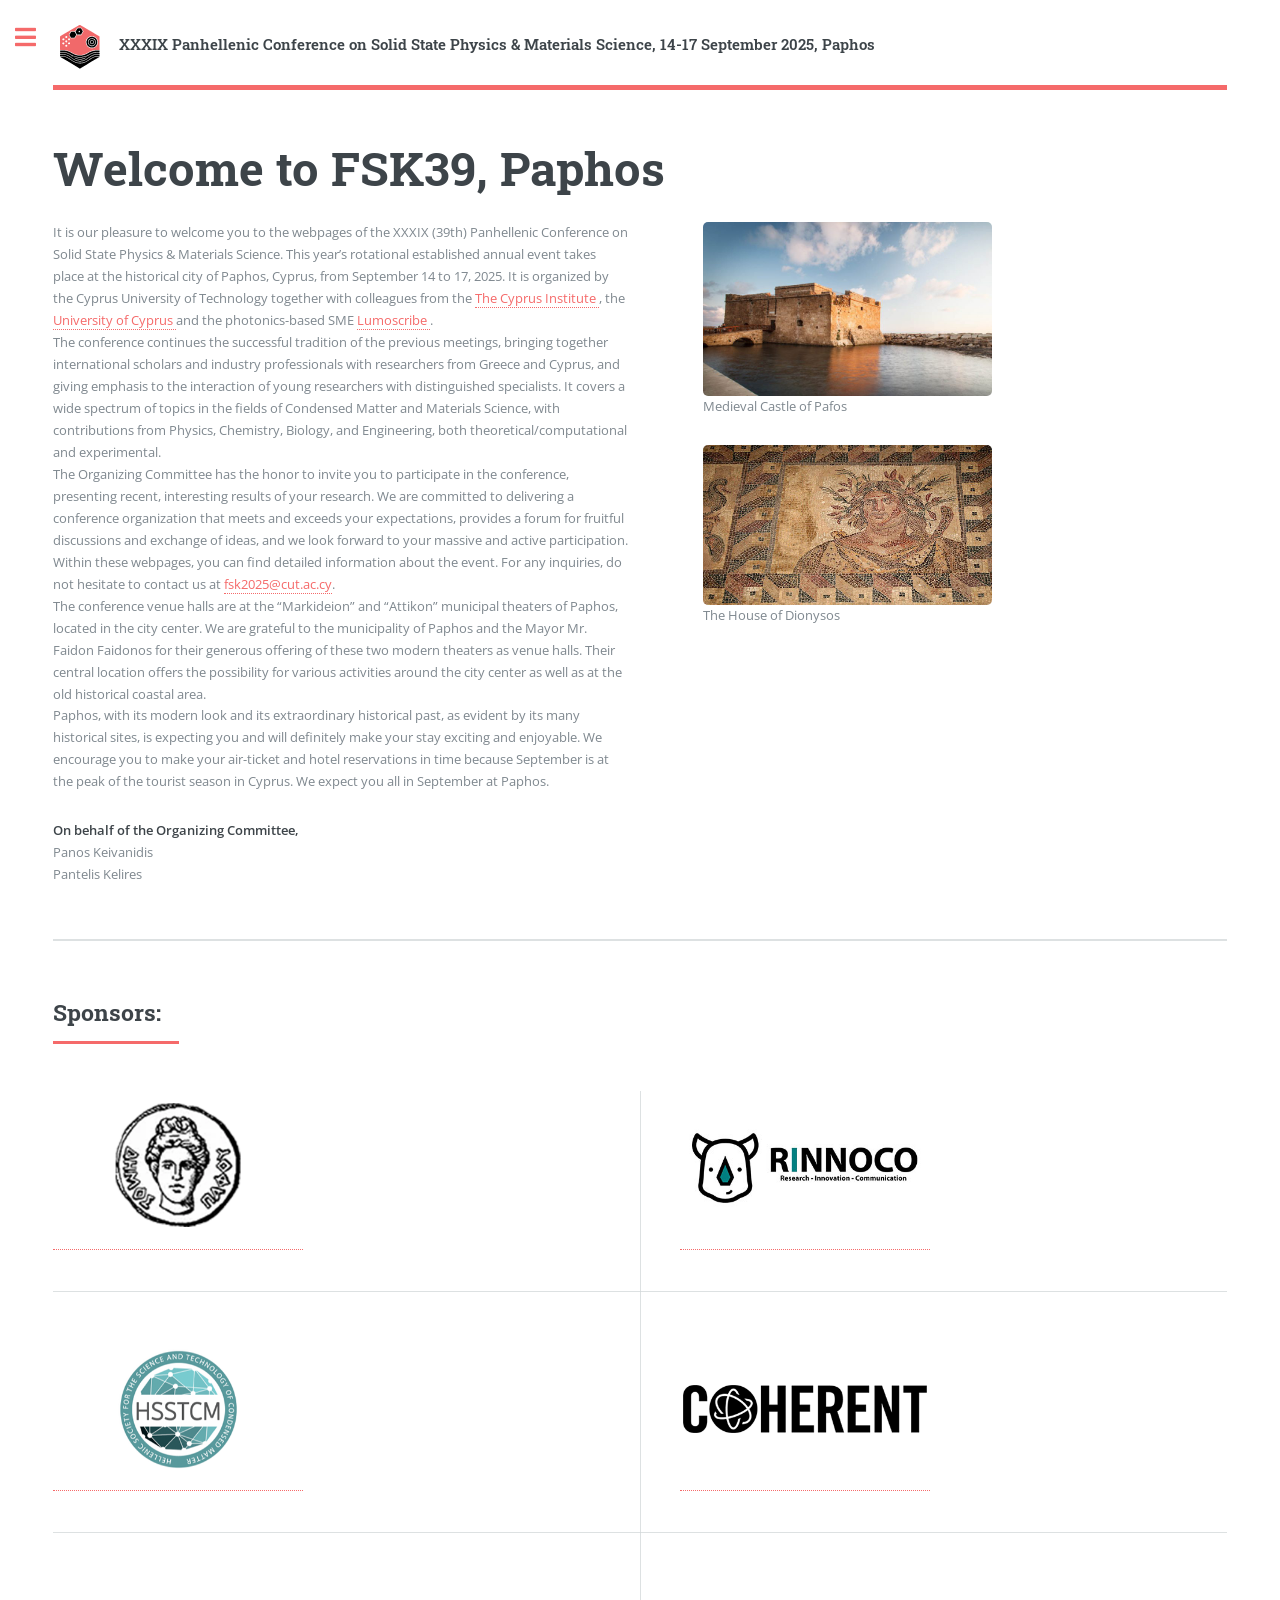
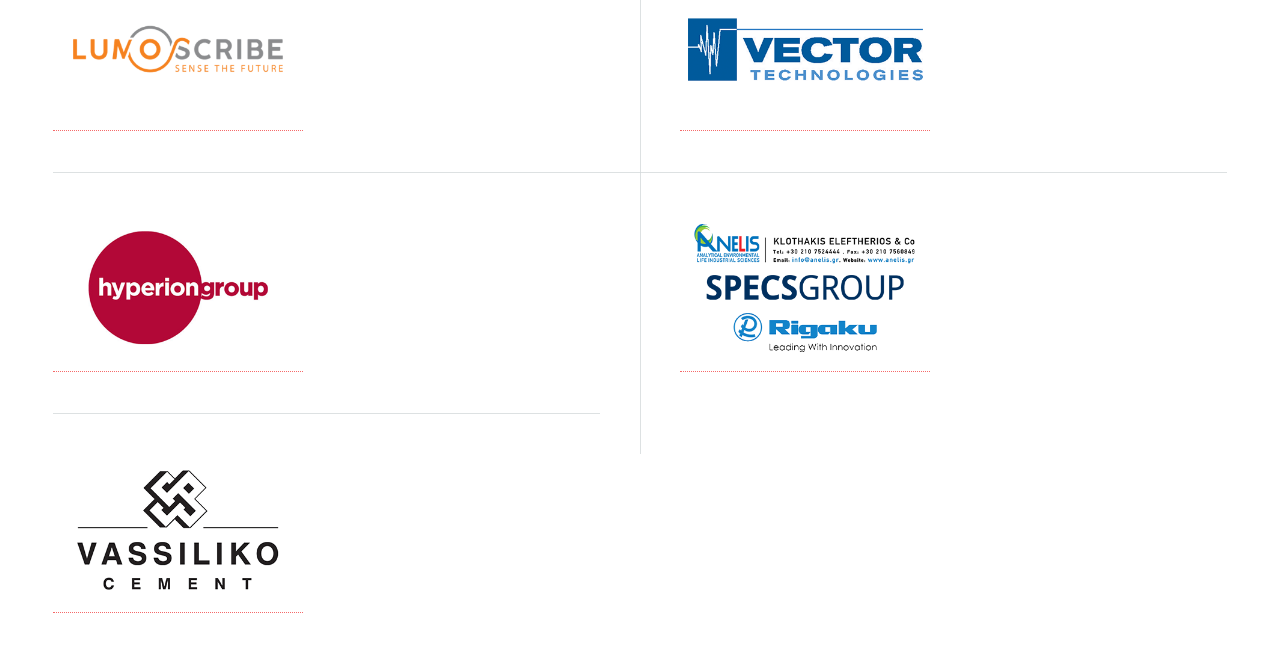
<file: index.html>
<!DOCTYPE HTML>
<!--
	Editorial by HTML5 UP
	html5up.net | @ajlkn
	Free for personal and commercial use under the CCA 3.0 license (html5up.net/license)
-->
<html>
<head>
    <title>XXXIX Panhellenic conference on Solid State Physics & Materials Science, 14-17 September
        2025, Paphos</title>
    <meta charset="utf-8"/>
    <meta name="viewport" content="width=device-width, initial-scale=1, user-scalable=no"/>
    <link rel="stylesheet" href="assets/css/main.css"/>
</head>
<body class="is-preload">

<!-- Wrapper -->
<div id="wrapper">

    <!-- Main -->
    <div id="main">
        <div class="inner">

            <!-- Header -->
            <!-- Header -->
            <header id="header">
                <a href="index.html" class="logo">
                    <img src="images/logo.png" alt="Conference Logo" height="52"
                         style="vertical-align: middle; margin-right: 10px;">
                    <strong>XXXIX Panhellenic Conference on Solid State Physics & Materials Science, 14-17 September
                        2025, Paphos</strong>
                </a>
            </header>


            <!-- Banner -->
            <section id="banner">
                <div class="content">
                    <header>
                        <h1>Welcome to FSK39, Paphos</h1>
                    </header>
                    <div class="row">
                        <div class="col-6 col-12-small">
                            <p>It is our pleasure to welcome you to the webpages of the XXXIX (39th) Panhellenic
                                Conference on Solid State Physics & Materials Science. This year’s rotational
                                established annual event takes place at the historical city of Paphos, Cyprus, from
                                September 14 to 17, 2025. It is organized by the Cyprus University of Technology
                                together with colleagues from the
                                <a href="https://www.cyi.ac.cy/" target="_blank">
                                    The Cyprus Institute
                                </a>, the
                                <a href="https://www.ucy.ac.cy/" target="_blank">
                                    University of Cyprus
                                </a> and the
                                photonics-based SME <a href="https://www.lumoscribe.com/" target="_blank">
                                    Lumoscribe
                                </a>.

                                <br>The conference continues the successful tradition of the previous meetings, bringing
                                together international scholars and industry professionals with researchers from Greece
                                and Cyprus, and giving emphasis to the interaction of young researchers with
                                distinguished specialists. It covers a wide spectrum of topics in the fields of
                                Condensed Matter and Materials Science, with contributions from Physics, Chemistry,
                                Biology, and Engineering, both theoretical/computational and experimental.

                                <br>The Organizing Committee has the honor to invite you to participate in the
                                conference,
                                presenting recent, interesting results of your research. We are committed to delivering
                                a conference organization that meets and exceeds your expectations, provides a forum for
                                fruitful discussions and exchange of ideas, and we look forward to your massive and
                                active participation. Within these webpages, you can find detailed information about the
                                event. For any inquiries, do not hesitate to contact us at <span class="contact"><a
                                        href="fsk2025@cut.ac.cy">fsk2025@cut.ac.cy</a></span>.

                                <br>The conference venue halls are at the “Markideion” and “Attikon” municipal theaters
                                of
                                Paphos, located in the city center. We are grateful to the municipality of Paphos and
                                the Mayor Mr. Faidon Faidonos for their generous offering of these two modern theaters
                                as venue halls. Their central location offers the possibility for various activities
                                around the city center as well as at the old historical coastal area.

                                <br>Paphos, with its modern look and its extraordinary historical past, as evident by
                                its
                                many historical sites, is expecting you and will definitely make your stay exciting and
                                enjoyable. We encourage you to make your air-ticket and hotel reservations in time
                                because September is at the peak of the tourist season in Cyprus. We expect you all in
                                September at Paphos.

                            <p><strong>On behalf of the Organizing Committee,</strong>
                                <br>Panos Keivanidis<br>Pantelis Kelires</p>

                        </div>

                        <div class="col-6 col-12-small">
                            <span class="image fit"><img src="images/paphos-castle.jpg" alt="">Medieval Castle of Pafos</span>
                            <span class="image"><img src="images/dionysos-house-paphos.jpg" alt="">The House of Dionysos</span>
                        </div>
                    </div>
                </div>
            </section>

            <!-- Section -->
            <section>
                <header class="major">
                    <h2>Sponsors:</h2>
                </header>
                <div class="posts">
                    <article>
                        <a href="https://pafos.org.cy/" rel="external">
                            <img src="images/sponsors/pic06.png" width="250" alt="Pafos Municipality"/>
                        </a>
                    </article>
                    <article>
                        <a href="https://rinnoco.com" rel="external"><img src="images/sponsors/pic01.jpg"
                                                                          width="250" alt="Rinnoco LTD"/></a>
                    </article>
                    <article>
                        <a href="https://hsstcm.eu/en/" rel="external">
                            <img src="images/sponsors/pic07.png" width="250" alt="HSSTCM"/>
                        </a>
                    </article>
                    <article>
                        <a href="https://www.coherent.com/" rel="external">
                            <img src="images/sponsors/pic02.png" width="250" alt="Coherent Corp."/>
                        </a>
                    </article>
                    <article>
                        <a href="https://lumoscribe.com/" rel="external">
                            <img src="images/sponsors/pic03.png" width="250" alt="Lumoscribe LTD"/>
                        </a>
                    </article>
                    <article>
                        <a href="https://www.vectortechnologies.gr/" rel="external">
                            <img src="images/sponsors/pic04.png" width="250" alt="Vector Technologies LTD"/>
                        </a>
                    </article>
                    <article>
                        <a href="https://www.hyperionsystems.net/" rel="external">
                            <img src="images/sponsors/pic05.png" width="250" alt="Hyperion Group"/>
                        </a>
                    </article>

                    <article>
                        <a href="https://www.anelis.gr/" rel="external">
                            <img src="images/sponsors/pic08.png" width="250" alt="Anelis"/>
                        </a>
                    </article>
                    <article>
                        <a href="https://www.vassiliko.com/" rel="external">
                            <img src="images/sponsors/pic09.png" width="250" alt="VASSILIKO"/>
                        </a>
                    </article>
                </div>
            </section>

        </div>
    </div>

    <!-- Sidebar -->
    <div id="sidebar">
        <div class="inner">
            <!-- Menu -->
            <nav id="menu">
                <header class="major">
                    <h2>Menu</h2>
                </header>
                <ul>
                    <li><a href="index.html" class="active">Welcome</a></li>
                    <li><a href="topics.html">Scope &amp; Topics</a></li>
                    <li><a href="sponsors.html">Sponsors</a></li>
                    <li><a href="dates.html">Important Dates</a></li>
                    <li><a href="program.html">Program</a></li>
                    <li><a href="committees.html">Committees</a></li>
                    <li><a href="speakers.html">Invited Speakers</a></li>
                    <li><a href="venue.html">Venue</a></li>
                    <li><a href="registration.html">Registration</a></li>
                    <li><a href="accommodation.html">ACCOMMODATION</a></li>
                    <li><a href="submission.html">Abstract submission</a></li>
                    <li><a href="FSK39_2025_Paphos%20-%20ABSTRACTS%20BOOK.pdf" target="_blank">Book of Abstracts</a></li>                    <li><a href="contact.html">Contact</a></li>
                </ul>
            </nav>

            <!-- Section -->
            <section>
                <header class="major">
                    <h2>Organized by</h2>
                </header>
                <div class="mini-posts">
                    <article>
                        <a href="https://www.cut.ac.cy/" class="image" target="_blank">
                            <img src="images/cut_logo.png" alt="Cyprus University of Technology">
                        </a>
                    </article>
                </div>
            </section>

            <!-- Section -->
            <section>
                <header class="major">
                    <h2>Announcements</h2>
                </header>
                <ul>
                                        <li><span class="date">22/06/2025</span><br/>The abstract submission deadline has been extended. <strong>The new deadline is July 04, 2025</strong><sup></sup>
                    </li>
					<li><span class="date">20/05/2025</span><br/>Abstract submission and Registration are
                        open<sup></sup>
                    </li>
                    <li><span class="date">12/03/2025</span><br/>Conference Website is public<sup></sup>
                    </li>
                </ul>
            </section>

            <section style="display: none">

                <header class="major">
                    <h2>Confirmed Invited speakers</h2>
                </header>
                <ul>

                    <li>
                        <a href="index.html"
                           rel="external">Prof. Jacky Even</a> <br/>
                        National Institute of Applied Sciences Rennes (INSA Rennes), France
                    </li>

                    <li>
                        <a href="index.html"
                           rel="external">Prof. Giulo Nicola Felice Cerullo</a> <br/>
                        Politecnico di Milano, Italy
                    </li>


                    <li>
                        <a href="index.html"
                           rel="external">Prof. Thomas Anthopoulos</a> <br/>
                        University of Manchester, United Kingdom
                    </li>


                    <li>
                        <a href="index.html"
                           rel="external">Prof. Christos Likos</a> <br/>
                        University of Vienna, Austria
                    </li>
                    <li>
                        <a href="index.html"
                           rel="external">Prof. S. Ravi P. Silva</a> <br/>
                        University of Surrey, United Kingdom
                    </li>

                    <li>
                        <a href="index.html"
                           rel="external">Assoc. Prof. Panagiotis E. Keivanidis</a> <br/>
                        Cyprus University of Technology, Cyprus
                    </li>

                    <li>
                        <a href="index.html"
                           rel="external">Junior Prof. George (Yorgos) Volonakis</a> <br/>
                        University of Rennes, France
                    </li>

                    <li>
                        <a href="index.html"
                           rel="external">Assist. Prof. Vassilios Binas</a> <br/>
                        Aristotle University of Thessaloniki, Greece
                    </li>

                    <li>
                        <a href="index.html"
                           rel="external">Assist. Prof. Evangelos Papaioannou</a> <br/>
                        Aristotle university of Thessaloniki, Greece
                    </li>

                    <li><a href="index.html"
                           rel="external">Dr. Emanuel Stratakis</a> <br/>
                        Research Director, FORTH-IESL, Greece
                    </li>

                    <li>
                        <a href="index.html"
                           rel="external">Assist. Prof. Anna Tasolamprou</a> <br/>
                        National and Kapodistrian University of Athens, Greece
                    </li>

                    <li>
                        <a href="index.html"
                           rel="external">Prof. Lucas Goehring</a> <br/>
                        Nottingham Trent University, United Kingdom
                    </li>
                </ul>
            </section>

            <!-- Footer -->
            <footer id="footer">
                <p class="copyright">&copy; XXXIX Panhellenic conference on Solid State Physics & Materials Science,
                    14-17 September 2025, Paphos.</p>
                <p class="footer-copyright">
                    Designed &amp; Developed by <b><a href="https://rinnoco.com">Rinnoco Ltd</a></b>
                </p>
            </footer>

        </div>
    </div>

</div>

<!-- Scripts -->
<script src="assets/js/jquery.min.js"></script>
<script src="assets/js/browser.min.js"></script>
<script src="assets/js/breakpoints.min.js"></script>
<script src="assets/js/util.js"></script>
<script src="assets/js/main.js"></script>

</body>
</html>
</file>
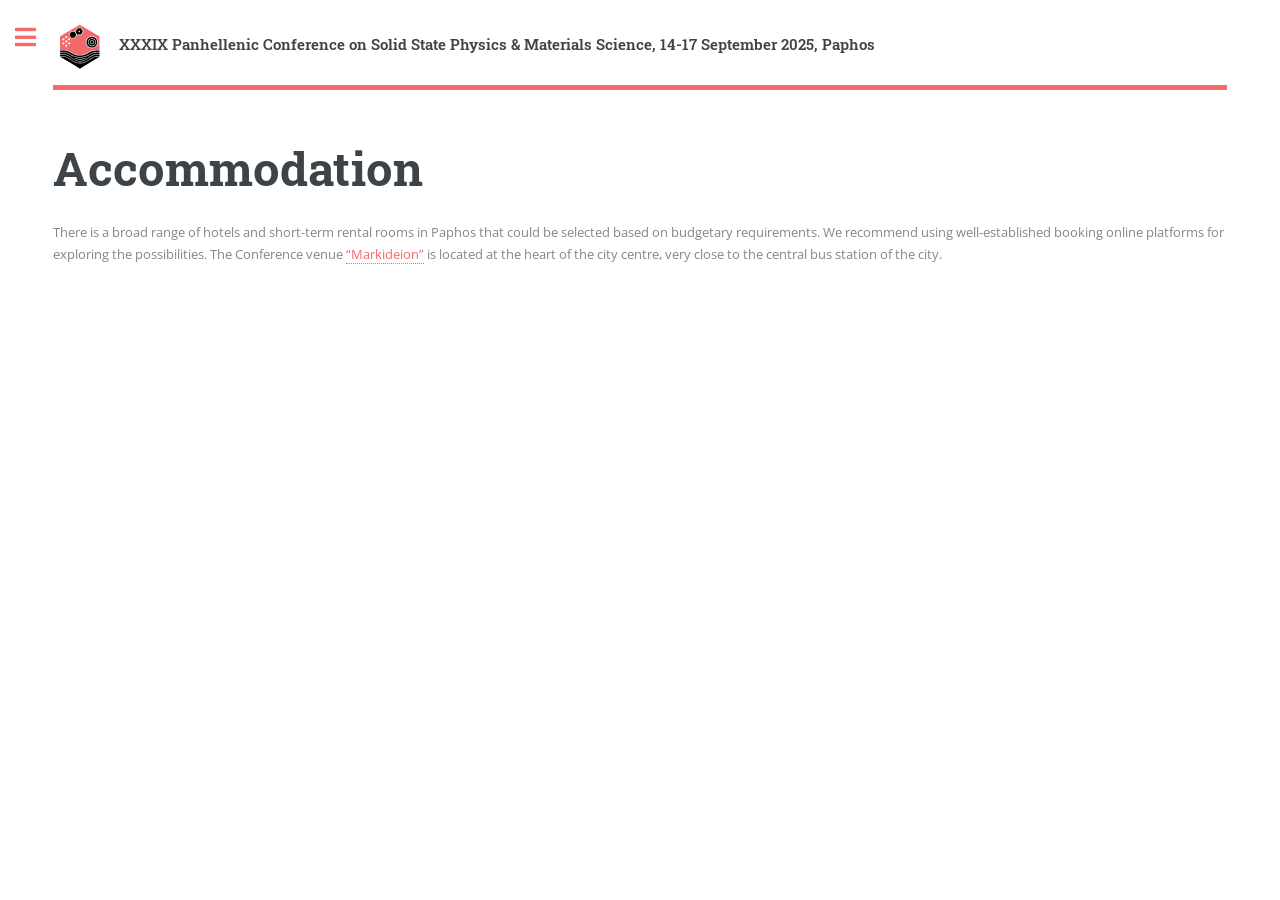
<file: accommodation.html>
<!DOCTYPE HTML>
<!--
	Editorial by HTML5 UP
	html5up.net | @ajlkn
	Free for personal and commercial use under the CCA 3.0 license (html5up.net/license)
-->
<html>
<head>
    <title>XXXIX Panhellenic conference on Solid State Physics & Materials Science, 14-17 September
        2025, Paphos</title>
    <meta charset="utf-8"/>
    <meta name="viewport" content="width=device-width, initial-scale=1, user-scalable=no"/>
    <link rel="stylesheet" href="assets/css/main.css"/>
</head>
<body class="is-preload">

<!-- Wrapper -->
<div id="wrapper">

    <!-- Main -->
    <div id="main">
        <div class="inner">

            <!-- Header -->
            <!-- Header -->
            <header id="header">
                <a href="index.html" class="logo">
                    <img src="images/logo.png" alt="Conference Logo" height="52"
                         style="vertical-align: middle; margin-right: 10px;">
                    <strong>XXXIX Panhellenic Conference on Solid State Physics & Materials Science, 14-17 September
                        2025, Paphos</strong>
                </a>
            </header>


            <!-- Banner -->
            <section id="banner">
                <div class="content">
                    <header>
                        <h1>Accommodation</h1>
                    </header>
                    <p>
                        There is a broad range of hotels and short-term rental rooms in Paphos that could be selected
                        based
                        on budgetary requirements. We recommend using well-established booking online platforms for
                        exploring the possibilities. The Conference venue <a href="https://maps.app.goo.gl/M8GfGzsexcWZRxvSA" target="_blank">“Markideion”</a> is located at
                        the heart of the city
                        centre, very close to the central bus station of the city.
                    </p>
                </div>
            </section>


        </div>
    </div>

    <!-- Sidebar -->
    <div id="sidebar">
        <div class="inner">
            <!-- Menu -->
            <nav id="menu">
                <header class="major">
                    <h2>Menu</h2>
                </header>
                <ul>
                    <li><a href="index.html" class="active">Welcome</a></li>
                    <li><a href="topics.html">Scope &amp; Topics</a></li>
                    <li><a href="sponsors.html">Sponsors</a></li>
                    <li><a href="dates.html">Important Dates</a></li>
                    <li><a href="program.html">Program</a></li>
                    <li><a href="committees.html">Committees</a></li>
                    <li><a href="speakers.html">Invited Speakers</a></li>
                    <li><a href="venue.html">Venue</a></li>
                    <li><a href="registration.html">Registration</a></li>
                    <li><a href="accommodation.html">ACCOMMODATION</a></li>
                    <li><a href="submission.html">Abstract submission</a></li>
                    <li><a href="FSK39_2025_Paphos%20-%20ABSTRACTS%20BOOK.pdf" target="_blank">Book of Abstracts</a></li>                    <li><a href="contact.html">Contact</a></li>
                </ul>
            </nav>

            <!-- Section -->
            <section>
                <header class="major">
                    <h2>Organized by</h2>
                </header>
                <div class="mini-posts">
                    <article>
                        <a href="https://www.cut.ac.cy/" class="image" target="_blank">
                            <img src="images/cut_logo.png" alt="Cyprus University of Technology">
                        </a>
                    </article>
                </div>
            </section>

            <!-- Section -->
            <section>
                <header class="major">
                    <h2>Announcements</h2>
                </header>
                <ul>
                    <li><span class="date">22/06/2025</span><br/>The abstract submission deadline has been extended.
                        <strong>The new deadline is July 04, 2025</strong><sup></sup>
                    </li>
                    <li><span class="date">20/05/2025</span><br/>Abstract submission and Registration are
                        open<sup></sup>
                    </li>
                    <li><span class="date">12/03/2025</span><br/>Conference Website is public<sup></sup>
                    </li>
                </ul>
            </section>

            <section style="display: none">
                <header class="major">
                    <h2>Confirmed Invited speakers</h2>
                </header>
                <ul>

                    <li>
                        <a href="index.html"
                           rel="external">Prof. Jacky Even</a> <br/>
                        National Institute of Applied Sciences Rennes (INSA Rennes), France
                    </li>

                    <li>
                        <a href="index.html"
                           rel="external">Prof. Giulo Nicola Felice Cerullo</a> <br/>
                        Politecnico di Milano, Italy
                    </li>


                    <li>
                        <a href="index.html"
                           rel="external">Prof. Thomas Anthopoulos</a> <br/>
                        University of Manchester, United Kingdom
                    </li>


                    <li>
                        <a href="index.html"
                           rel="external">Prof. Christos Likos</a> <br/>
                        University of Vienna, Austria
                    </li>
                    <li>
                        <a href="index.html"
                           rel="external">Prof. S. Ravi P. Silva</a> <br/>
                        University of Surrey, United Kingdom
                    </li>

                    <li>
                        <a href="index.html"
                           rel="external">Assoc. Prof. Panagiotis E. Keivanidis</a> <br/>
                        Cyprus University of Technology, Cyprus
                    </li>

                    <li>
                        <a href="index.html"
                           rel="external">Junior Prof. George (Yorgos) Volonakis</a> <br/>
                        University of Rennes, France
                    </li>

                    <li>
                        <a href="index.html"
                           rel="external">Assist. Prof. Vassilios Binas</a> <br/>
                        Aristotle University of Thessaloniki, Greece
                    </li>

                    <li>
                        <a href="index.html"
                           rel="external">Assist. Prof. Evangelos Papaioannou</a> <br/>
                        Aristotle university of Thessaloniki, Greece
                    </li>

                    <li><a href="index.html"
                           rel="external">Dr. Emanuel Stratakis</a> <br/>
                        Research Director, FORTH-IESL, Greece
                    </li>

                    <li>
                        <a href="index.html"
                           rel="external">Assist. Prof. Anna Tasolamprou</a> <br/>
                        National and Kapodistrian University of Athens, Greece
                    </li>

                    <li>
                        <a href="index.html"
                           rel="external">Prof. Lucas Goehring</a> <br/>
                        Nottingham Trent University, United Kingdom
                    </li>
                </ul>
            </section>

            <!-- Footer -->
            <footer id="footer">
                <p class="copyright">&copy; XXXIX Panhellenic conference on Solid State Physics & Materials Science,
                    14-17 September 2025, Paphos.</p>
                <p class="footer-copyright">
                    Designed &amp; Developed by <b><a href="https://rinnoco.com">Rinnoco Ltd</a></b>
                </p>
            </footer>

        </div>
    </div>

</div>

<!-- Scripts -->
<script src="assets/js/jquery.min.js"></script>
<script src="assets/js/browser.min.js"></script>
<script src="assets/js/breakpoints.min.js"></script>
<script src="assets/js/util.js"></script>
<script src="assets/js/main.js"></script>

</body>
</html>
</file>
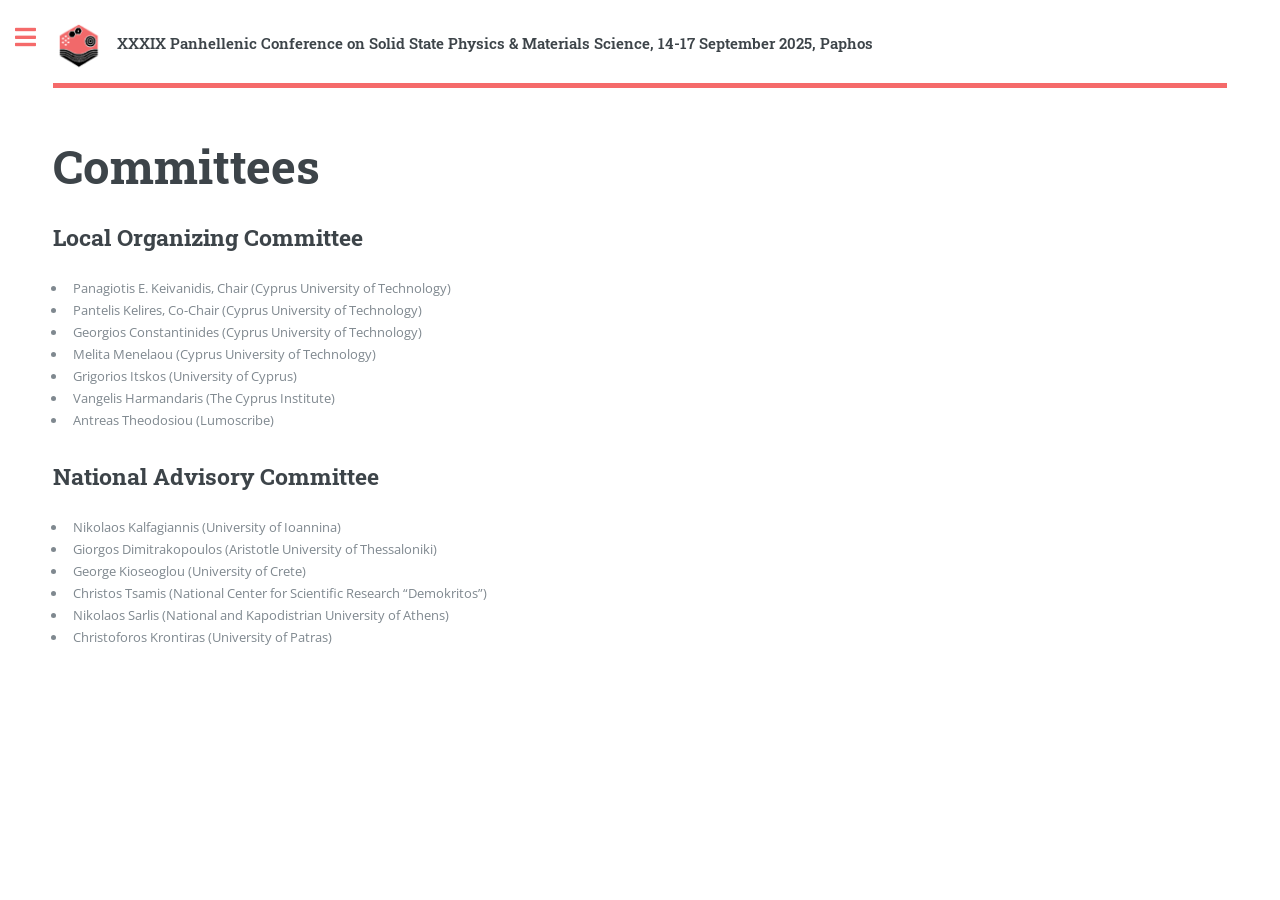
<file: committees.html>
<!DOCTYPE HTML>
<!--
	Editorial by HTML5 UP
	html5up.net | @ajlkn
	Free for personal and commercial use under the CCA 3.0 license (html5up.net/license)
-->
<html>
<head>
    <title>XXXIX Panhellenic conference on Solid State Physics & Materials Science, 14-17 September
        2025, Paphos</title>
    <meta charset="utf-8"/>
    <meta name="viewport" content="width=device-width, initial-scale=1, user-scalable=no"/>
    <link rel="stylesheet" href="assets/css/main.css"/>
</head>
<body class="is-preload">

<!-- Wrapper -->
<div id="wrapper">

    <!-- Main -->
    <div id="main">
        <div class="inner">

            <!-- Header -->
            <!-- Header -->
            <header id="header">
                <a href="index.html" class="logo">
                    <img src="images/logo.png" alt="Conference Logo" height="50"
                         style="vertical-align: middle; margin-right: 10px;">
                    <strong>XXXIX Panhellenic Conference on Solid State Physics & Materials Science, 14-17 September
                        2025, Paphos</strong>
                </a>
            </header>


            <!-- Banner -->
            <section id="banner">
                <div class="content">
                    <header>
                        <h1>Committees</h1>
                    </header>

                    <h2>Local Organizing Committee</h2>
                    <ul>
                        <li>Panagiotis E. Keivanidis, Chair (Cyprus University of Technology)</li>
                        <li>Pantelis Kelires, Co-Chair (Cyprus University of Technology)</li>
                        <li>Georgios Constantinides (Cyprus University of Technology)</li>
                        <li>Melita Menelaou (Cyprus University of Technology)</li>
                        <li>Grigorios Itskos (University of Cyprus)</li>
                        <li>Vangelis Harmandaris (The Cyprus Institute)</li>
                        <li>Antreas Theodosiou (Lumoscribe)</li>
                    </ul>

                    <h2>National Advisory Committee</h2>
                    <ul>
                        <li>Nikolaos Kalfagiannis (University of Ioannina)</li>
                        <li>Giorgos Dimitrakopoulos (Aristotle University of Thessaloniki)</li>
                        <li>George Kioseoglou (University of Crete)</li>
                        <li>Christos Tsamis (National Center for Scientific Research “Demokritos”)</li>
                        <li>Nikolaos Sarlis (National and Kapodistrian University of Athens)</li>
                        <li>Christoforos Krontiras (University of Patras)</li>
                    </ul>
                </div>

            </section>


        </div>
    </div>

    <!-- Sidebar -->
    <div id="sidebar">
        <div class="inner">
            <!-- Menu -->
            <nav id="menu">
                <header class="major">
                    <h2>Menu</h2>
                </header>
                <ul>
                    <li><a href="index.html" class="active">Welcome</a></li>
                    <li><a href="topics.html">Scope &amp; Topics</a></li>
                    <li><a href="sponsors.html">Sponsors</a></li>
                    <li><a href="dates.html">Important Dates</a></li>
                    <li><a href="program.html">Program</a></li>
                    <li><a href="committees.html">Committees</a></li>
                    <li><a href="speakers.html">Invited Speakers</a></li>
                    <li><a href="venue.html">Venue</a></li>
                    <li><a href="registration.html">Registration</a></li>
                    <li><a href="accommodation.html">ACCOMMODATION</a></li>
                    <li><a href="submission.html">Abstract submission</a></li>
                    <li><a href="FSK39_2025_Paphos%20-%20ABSTRACTS%20BOOK.pdf" target="_blank">Book of Abstracts</a></li>                    <li><a href="contact.html">Contact</a></li>
                </ul>
            </nav>

            <!-- Section -->
            <section>
                <header class="major">
                    <h2>Organized by</h2>
                </header>
                <div class="mini-posts">
                    <div class="mini-posts">
                        <article>
                            <a href="https://www.cut.ac.cy/" class="image" target="_blank">
                                <img src="images/cut_logo.png" alt="Cyprus University of Technology">
                            </a>
                        </article>
                    </div>
                </div>


            </section>

            <!-- Section -->
            <section>
                <header class="major">
                    <h2>Announcements</h2>
                </header>
                <ul>
                                        <li><span class="date">22/06/2025</span><br/>The abstract submission deadline has been extended. <strong>The new deadline is July 04, 2025</strong><sup></sup>
                    </li>
					<li><span class="date">20/05/2025</span><br/>Abstract submission and Registration are open<sup></sup>
                    </li>
                    <li><span class="date">12/03/2025</span><br/>Conference Website is public<sup></sup>
                    </li>
                </ul>
            </section>

            <section style="display: none">

                <header class="major">
                    <h2>Confirmed Invited speakers</h2>
                </header>
                <ul>

                    <li>
                        <a href="index.html"
                           rel="external">Prof. Jacky Even</a> <br/>
                        National Institute of Applied Sciences Rennes (INSA Rennes), France
                    </li>

                    <li>
                        <a href="index.html"
                           rel="external">Prof. Giulo Nicola Felice Cerullo</a> <br/>
                        Politecnico di Milano, Italy
                    </li>


                    <li>
                        <a href="index.html"
                           rel="external">Prof. Thomas Anthopoulos</a> <br/>
                        University of Manchester, United Kingdom
                    </li>


                    <li>
                        <a href="index.html"
                           rel="external">Prof. Christos Likos</a> <br/>
                        University of Vienna, Austria
                    </li>
                    <li>
                        <a href="index.html"
                           rel="external">Prof. S. Ravi P. Silva</a> <br/>
                        University of Surrey, United Kingdom
                    </li>

                    <li>
                        <a href="index.html"
                           rel="external">Assoc. Prof. Panagiotis E. Keivanidis</a> <br/>
                        Cyprus University of Technology, Cyprus
                    </li>

                    <li>
                        <a href="index.html"
                           rel="external">Junior Prof. George (Yorgos) Volonakis</a> <br/>
                        University of Rennes, France
                    </li>

                    <li>
                        <a href="index.html"
                           rel="external">Assist. Prof. Vassilios Binas</a> <br/>
                        Aristotle University of Thessaloniki, Greece
                    </li>

                    <li>
                        <a href="index.html"
                           rel="external">Assist. Prof. Evangelos Papaioannou</a> <br/>
                        Aristotle university of Thessaloniki, Greece
                    </li>

                    <li><a href="index.html"
                           rel="external">Dr. Emanuel Stratakis</a> <br/>
                        Research Director, FORTH-IESL, Greece
                    </li>

                    <li>
                        <a href="index.html"
                           rel="external">Assist. Prof. Anna Tasolamprou</a> <br/>
                        National and Kapodistrian University of Athens, Greece
                    </li>

                    <li>
                        <a href="index.html"
                           rel="external">Prof. Lucas Goehring</a> <br/>
                        Nottingham Trent University, United Kingdom
                    </li>
                </ul>
            </section>

            <!-- Footer -->
            <footer id="footer">
                <p class="copyright">&copy; XXXIX Panhellenic conference on Solid State Physics & Materials Science,
                    14-17 September 2025, Paphos.</p>
                <p class="footer-copyright">
                    Designed &amp; Developed by <b><a href="https://rinnoco.com">Rinnoco Ltd</a></b>
                </p>
            </footer>

        </div>
    </div>

</div>

<!-- Scripts -->
<script src="assets/js/jquery.min.js"></script>
<script src="assets/js/browser.min.js"></script>
<script src="assets/js/breakpoints.min.js"></script>
<script src="assets/js/util.js"></script>
<script src="assets/js/main.js"></script>

</body>
</html>
</file>
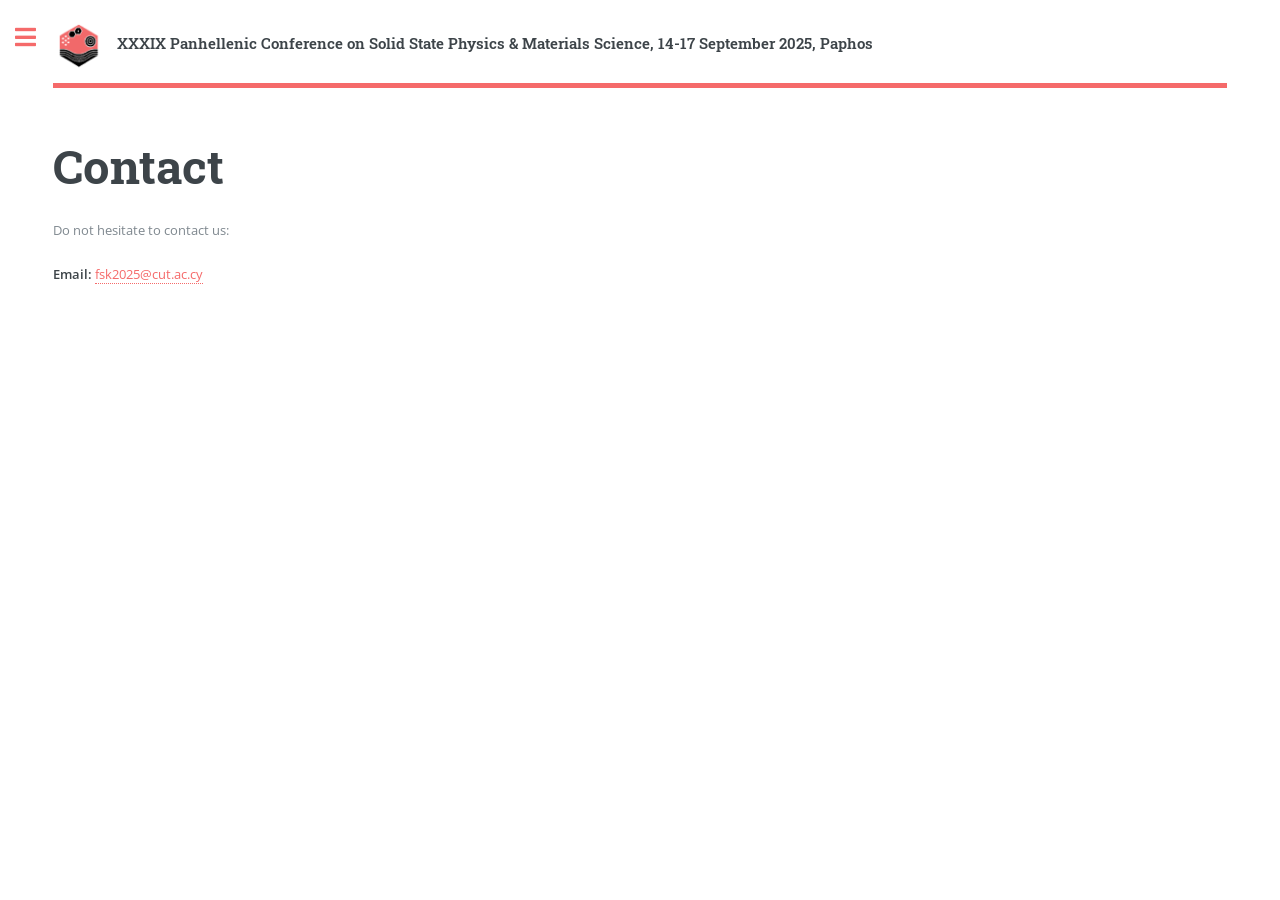
<file: contact.html>
<!DOCTYPE HTML>
<!--
	Editorial by HTML5 UP
	html5up.net | @ajlkn
	Free for personal and commercial use under the CCA 3.0 license (html5up.net/license)
-->
<html>
<head>
    <title>XXXIX Panhellenic conference on Solid State Physics & Materials Science, 14-17 September
        2025, Paphos</title>
    <meta charset="utf-8"/>
    <meta name="viewport" content="width=device-width, initial-scale=1, user-scalable=no"/>
    <link rel="stylesheet" href="assets/css/main.css"/>
</head>
<body class="is-preload">

<!-- Wrapper -->
<div id="wrapper">

    <!-- Main -->
    <div id="main">
        <div class="inner">

            <!-- Header -->
            <!-- Header -->
            <header id="header">
                <a href="index.html" class="logo">
                    <img src="images/logo.png" alt="Conference Logo" height="50"
                         style="vertical-align: middle; margin-right: 10px;">
                    <strong>XXXIX Panhellenic Conference on Solid State Physics & Materials Science, 14-17 September
                        2025, Paphos</strong>
                </a>
            </header>


            <!-- Banner -->
            <section id="banner">
                <div class="content">
                    <header>
                        <h1>Contact</h1>
                    </header>
                    <p>

                        Do not hesitate to contact us:<br/><br/>
                        <Strong>Email:</Strong> <a href="mailto:fsk2025@cut.ac.cy">fsk2025@cut.ac.cy</a> <br/><br/>
                        <!--                        <Strong>Email:</Strong> <a href="mailto:fsk2025@cut.ac.cy">fsk2025@cut.ac.cy</a> <br/><br/>-->

                    </p>
                </div>
            </section>


        </div>
    </div>

    <!-- Sidebar -->
    <div id="sidebar">
        <div class="inner">
            <!-- Menu -->
            <nav id="menu">
                <header class="major">
                    <h2>Menu</h2>
                </header>
                <ul>
                    <li><a href="index.html" class="active">Welcome</a></li>
                    <li><a href="topics.html">Scope &amp; Topics</a></li>
                    <li><a href="sponsors.html">Sponsors</a></li>
                    <li><a href="dates.html">Important Dates</a></li>
                    <li><a href="program.html">Program</a></li>
                    <li><a href="committees.html">Committees</a></li>
                    <li><a href="speakers.html">Invited Speakers</a></li>
                    <li><a href="venue.html">Venue</a></li>
                    <li><a href="registration.html">Registration</a></li>
                    <li><a href="accommodation.html">ACCOMMODATION</a></li>
                    <li><a href="submission.html">Abstract submission</a></li>
                    <li><a href="FSK39_2025_Paphos%20-%20ABSTRACTS%20BOOK.pdf" target="_blank">Book of Abstracts</a></li>                    <li><a href="contact.html">Contact</a></li>
                </ul>
            </nav>

            <!-- Section -->
            <section>
                <header class="major">
                    <h2>Organized by</h2>
                </header>
                <div class="mini-posts">
                    <article>
                        <a href="https://www.cut.ac.cy/" class="image" target="_blank">
                            <img src="images/cut_logo.png" alt="Cyprus University of Technology">
                        </a>
                    </article>
                </div>
            </section>

            <!-- Section -->
            <section>
                <header class="major">
                    <h2>Announcements</h2>
                </header>
                <ul>
                                        <li><span class="date">22/06/2025</span><br/>The abstract submission deadline has been extended. <strong>The new deadline is July 04, 2025</strong><sup></sup>
                    </li>
					<li><span class="date">20/05/2025</span><br/>Abstract submission and Registration are open<sup></sup>
                    </li>
                    <li><span class="date">12/03/2025</span><br/>Conference Website is public<sup></sup>
                    </li>
                </ul>
            </section>

            <section style="display: none">

                <header class="major">
                    <h2>Confirmed Invited speakers</h2>
                </header>
                <ul>

                    <li>
                        <a href="index.html"
                           rel="external">Prof. Jacky Even</a> <br/>
                        National Institute of Applied Sciences Rennes (INSA Rennes), France
                    </li>

                    <li>
                        <a href="index.html"
                           rel="external">Prof. Giulo Nicola Felice Cerullo</a> <br/>
                        Politecnico di Milano, Italy
                    </li>


                    <li>
                        <a href="index.html"
                           rel="external">Prof. Thomas Anthopoulos</a> <br/>
                        University of Manchester, United Kingdom
                    </li>


                    <li>
                        <a href="index.html"
                           rel="external">Prof. Christos Likos</a> <br/>
                        University of Vienna, Austria
                    </li>
                    <li>
                        <a href="index.html"
                           rel="external">Prof. S. Ravi P. Silva</a> <br/>
                        University of Surrey, United Kingdom
                    </li>

                    <li>
                        <a href="index.html"
                           rel="external">Assoc. Prof. Panagiotis E. Keivanidis</a> <br/>
                        Cyprus University of Technology, Cyprus
                    </li>

                    <li>
                        <a href="index.html"
                           rel="external">Junior Prof. George (Yorgos) Volonakis</a> <br/>
                        University of Rennes, France
                    </li>

                    <li>
                        <a href="index.html"
                           rel="external">Assist. Prof. Vassilios Binas</a> <br/>
                        Aristotle University of Thessaloniki, Greece
                    </li>

                    <li>
                        <a href="index.html"
                           rel="external">Assist. Prof. Evangelos Papaioannou</a> <br/>
                        Aristotle university of Thessaloniki, Greece
                    </li>

                    <li><a href="index.html"
                           rel="external">Dr. Emanuel Stratakis</a> <br/>
                        Research Director, FORTH-IESL, Greece
                    </li>

                    <li>
                        <a href="index.html"
                           rel="external">Assist. Prof. Anna Tasolamprou</a> <br/>
                        National and Kapodistrian University of Athens, Greece
                    </li>

                    <li>
                        <a href="index.html"
                           rel="external">Prof. Lucas Goehring</a> <br/>
                        Nottingham Trent University, United Kingdom
                    </li>
                </ul>
            </section>

            <!-- Footer -->
            <footer id="footer">
                <p class="copyright">&copy; XXXIX Panhellenic conference on Solid State Physics & Materials Science,
                    14-17 September 2025, Paphos.</p>
                <p class="footer-copyright">
                    Designed &amp; Developed by <b><a href="https://rinnoco.com">Rinnoco Ltd</a></b>
                </p>
            </footer>

        </div>
    </div>

</div>

<!-- Scripts -->
<script src="assets/js/jquery.min.js"></script>
<script src="assets/js/browser.min.js"></script>
<script src="assets/js/breakpoints.min.js"></script>
<script src="assets/js/util.js"></script>
<script src="assets/js/main.js"></script>

</body>
</html>
</file>
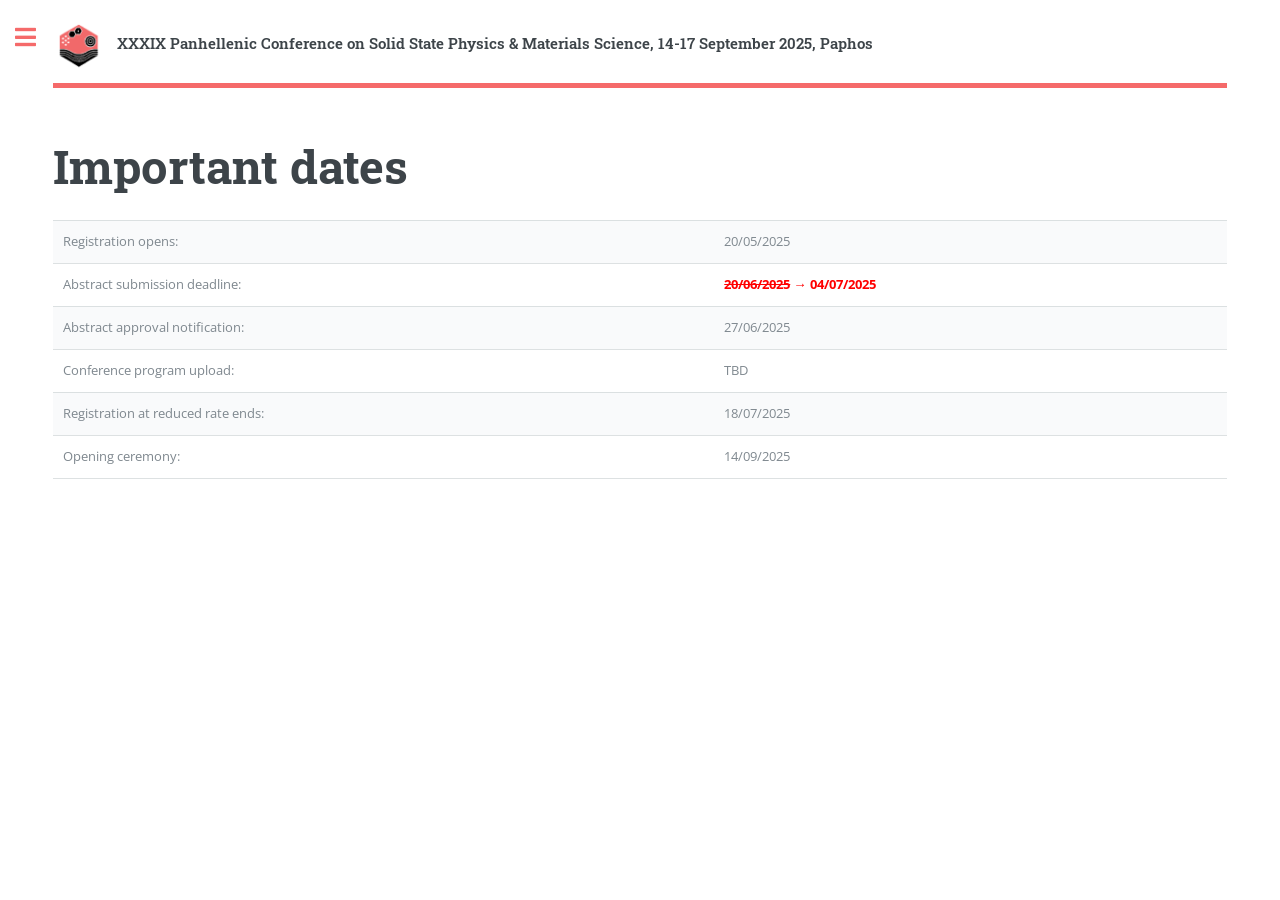
<file: dates.html>
<!DOCTYPE HTML>
<!--
	Editorial by HTML5 UP
	html5up.net | @ajlkn
	Free for personal and commercial use under the CCA 3.0 license (html5up.net/license)
-->
<html>
<head>
    <title>XXXIX Panhellenic conference on Solid State Physics & Materials Science, 15-18 September 2024,
        Ioannina.</title>
    <meta charset="utf-8"/>
    <meta name="viewport" content="width=device-width, initial-scale=1, user-scalable=no"/>
    <link rel="stylesheet" href="assets/css/main.css"/>
</head>
<body class="is-preload">

<!-- Wrapper -->
<div id="wrapper">

    <!-- Main -->
    <div id="main">
        <div class="inner">

            <!-- Header -->
            <!-- Header -->
            <header id="header">
                <a href="index.html" class="logo">
                    <img src="images/logo.png" alt="Conference Logo" height="50"
                         style="vertical-align: middle; margin-right: 10px;">
                    <strong>XXXIX Panhellenic Conference on Solid State Physics & Materials Science, 14-17 September
                        2025, Paphos</strong>
                </a>
            </header>


            <!-- Banner -->
            <section id="banner">
                <div class="content">
                    <header>
                        <h1>Important dates</h1>
                    </header>


                    <table>
                        <tr class="daterow">
                            <td>Registration opens:</td>
                            <td class="datecell">20/05/2025</td>
                        </tr>
                        <tr class="daterow">
                            <td>Abstract submission deadline:</td>
                            <td class="datecell">  <div class="blinking"><del>20/06/2025</del> → 04/07/2025
                            </div></td>
                        </tr>

                        <tr class="daterow">
                            <td>Abstract approval notification:</td>
                            <td class="datecell">27/06/2025</td>
                        </tr>

                        <tr class="daterow">
                            <td>Conference program upload:</td>
                            <td class="datecell">TBD</td>
                        </tr>
                        <tr class="daterow">
                            <td>Registration at reduced rate ends:</td>
                            <td class="datecell">18/07/2025</td>
                        </tr>
                        <tr class="daterow">
                            <td>Opening ceremony:</td>
                            <td class="datecell">14/09/2025</td>
                        </tr>
                    </table>
                </div>
            </section>


        </div>
    </div>

    <!-- Sidebar -->
    <div id="sidebar">
        <div class="inner">
            <!-- Menu -->
            <nav id="menu">
                <header class="major">
                    <h2>Menu</h2>
                </header>
                <ul>
                    <li><a href="index.html" class="active">Welcome</a></li>
                    <li><a href="topics.html">Scope &amp; Topics</a></li>
                    <li><a href="sponsors.html">Sponsors</a></li>
                    <li><a href="dates.html">Important Dates</a></li>
                    <li><a href="program.html">Program</a></li>
                    <li><a href="committees.html">Committees</a></li>
                    <li><a href="speakers.html">Invited Speakers</a></li>
                    <li><a href="venue.html">Venue</a></li>
                    <li><a href="registration.html">Registration</a></li>
                    <li><a href="accommodation.html">ACCOMMODATION</a></li>
                    <li><a href="submission.html">Abstract submission</a></li>
                    <li><a href="FSK39_2025_Paphos%20-%20ABSTRACTS%20BOOK.pdf" target="_blank">Book of Abstracts</a></li>                    <li><a href="contact.html">Contact</a></li>
                </ul>
            </nav>

            <!-- Section -->
            <section>
                <header class="major">
                    <h2>Organized by</h2>
                </header>
                <div class="mini-posts">
                    <article>
                        <a href="https://www.cut.ac.cy/" class="image" target="_blank">
                            <img src="images/cut_logo.png" alt="Cyprus University of Technology">
                        </a>
                    </article>
                </div>
            </section>

            <!-- Section -->
            <section>
                <header class="major">
                    <h2>Announcements</h2>
                </header>
                <ul>
                                        <li><span class="date">22/06/2025</span><br/>The abstract submission deadline has been extended. <strong>The new deadline is July 04, 2025</strong><sup></sup>
                    </li>
					<li><span class="date">20/05/2025</span><br/>Abstract submission and Registration are open<sup></sup>
                    </li>
                    <li><span class="date">12/03/2025</span><br/>Conference Website is public<sup></sup>
                    </li>
                </ul>
            </section>

            <section style="display: none">
                <header class="major">
                    <h2>Confirmed Invited speakers</h2>
                </header>
                <ul>

                    <li>
                        <a href="index.html"
                           rel="external">Prof. Jacky Even</a> <br/>
                        National Institute of Applied Sciences Rennes (INSA Rennes), France
                    </li>

                    <li>
                        <a href="index.html"
                           rel="external">Prof. Giulo Nicola Felice Cerullo</a> <br/>
                        Politecnico di Milano, Italy
                    </li>


                    <li>
                        <a href="index.html"
                           rel="external">Prof. Thomas Anthopoulos</a> <br/>
                        University of Manchester, United Kingdom
                    </li>


                    <li>
                        <a href="index.html"
                           rel="external">Prof. Christos Likos</a> <br/>
                        University of Vienna, Austria
                    </li>
                    <li>
                        <a href="index.html"
                           rel="external">Prof. S. Ravi P. Silva</a> <br/>
                        University of Surrey, United Kingdom
                    </li>

                    <li>
                        <a href="index.html"
                           rel="external">Assoc. Prof. Panagiotis E. Keivanidis</a> <br/>
                        Cyprus University of Technology, Cyprus
                    </li>

                    <li>
                        <a href="index.html"
                           rel="external">Junior Prof. George (Yorgos) Volonakis</a> <br/>
                        University of Rennes, France
                    </li>

                    <li>
                        <a href="index.html"
                           rel="external">Assist. Prof. Vassilios Binas</a> <br/>
                        Aristotle University of Thessaloniki, Greece
                    </li>

                    <li>
                        <a href="index.html"
                           rel="external">Assist. Prof. Evangelos Papaioannou</a> <br/>
                        Aristotle university of Thessaloniki, Greece
                    </li>

                    <li><a href="index.html"
                           rel="external">Dr. Emanuel Stratakis</a> <br/>
                        Research Director, FORTH-IESL, Greece
                    </li>

                    <li>
                        <a href="index.html"
                           rel="external">Assist. Prof. Anna Tasolamprou</a> <br/>
                        National and Kapodistrian University of Athens, Greece
                    </li>

                    <li>
                        <a href="index.html"
                           rel="external">Prof. Lucas Goehring</a> <br/>
                        Nottingham Trent University, United Kingdom
                    </li>
                </ul>
            </section>

            <!-- Footer -->
            <footer id="footer">
                <p class="copyright">&copy; XXXIX Panhellenic conference on Solid State Physics & Materials Science,
                    14-17 September 2025, Paphos.</p>
                <p class="footer-copyright">
                    Designed &amp; Developed by <b><a href="https://rinnoco.com">Rinnoco Ltd</a></b>
                </p>
            </footer>

        </div>
    </div>

</div>

<!-- Scripts -->
<script src="assets/js/jquery.min.js"></script>
<script src="assets/js/browser.min.js"></script>
<script src="assets/js/breakpoints.min.js"></script>
<script src="assets/js/util.js"></script>
<script src="assets/js/main.js"></script>

</body>
</html>
</file>
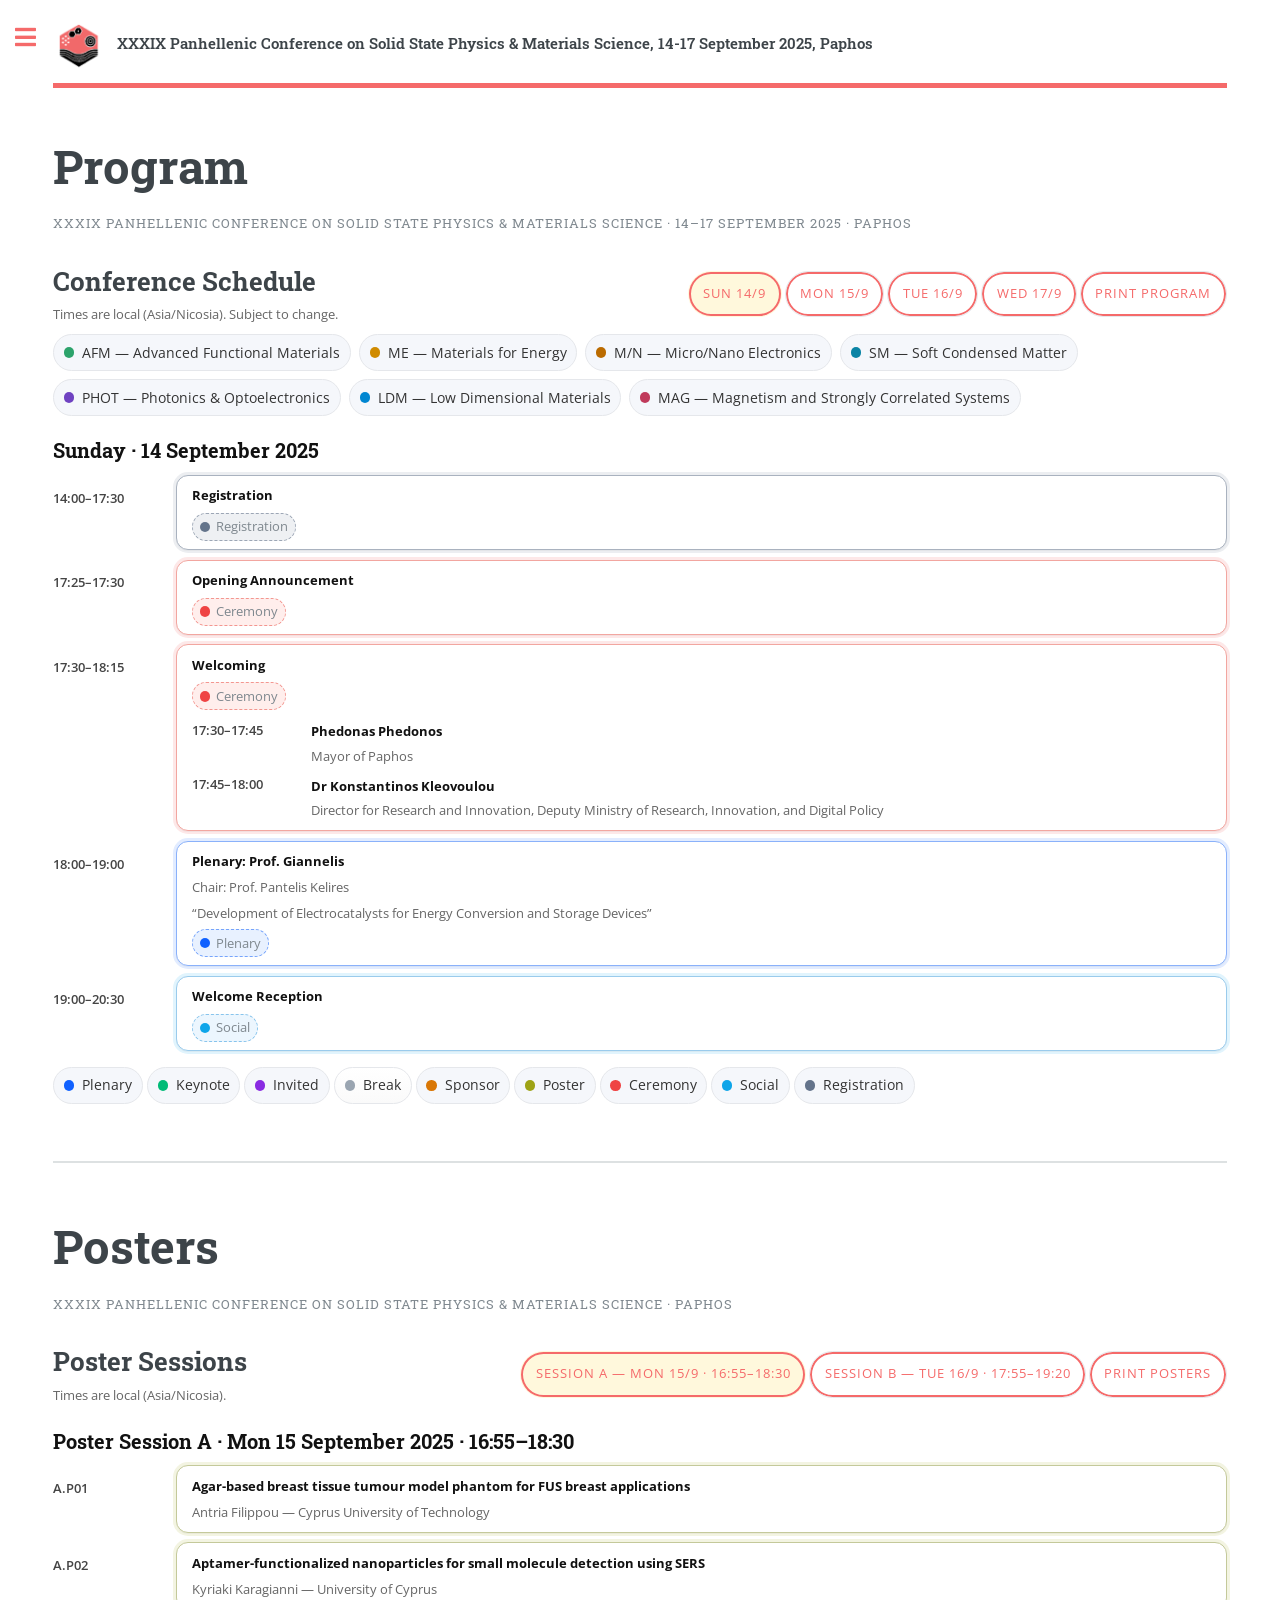
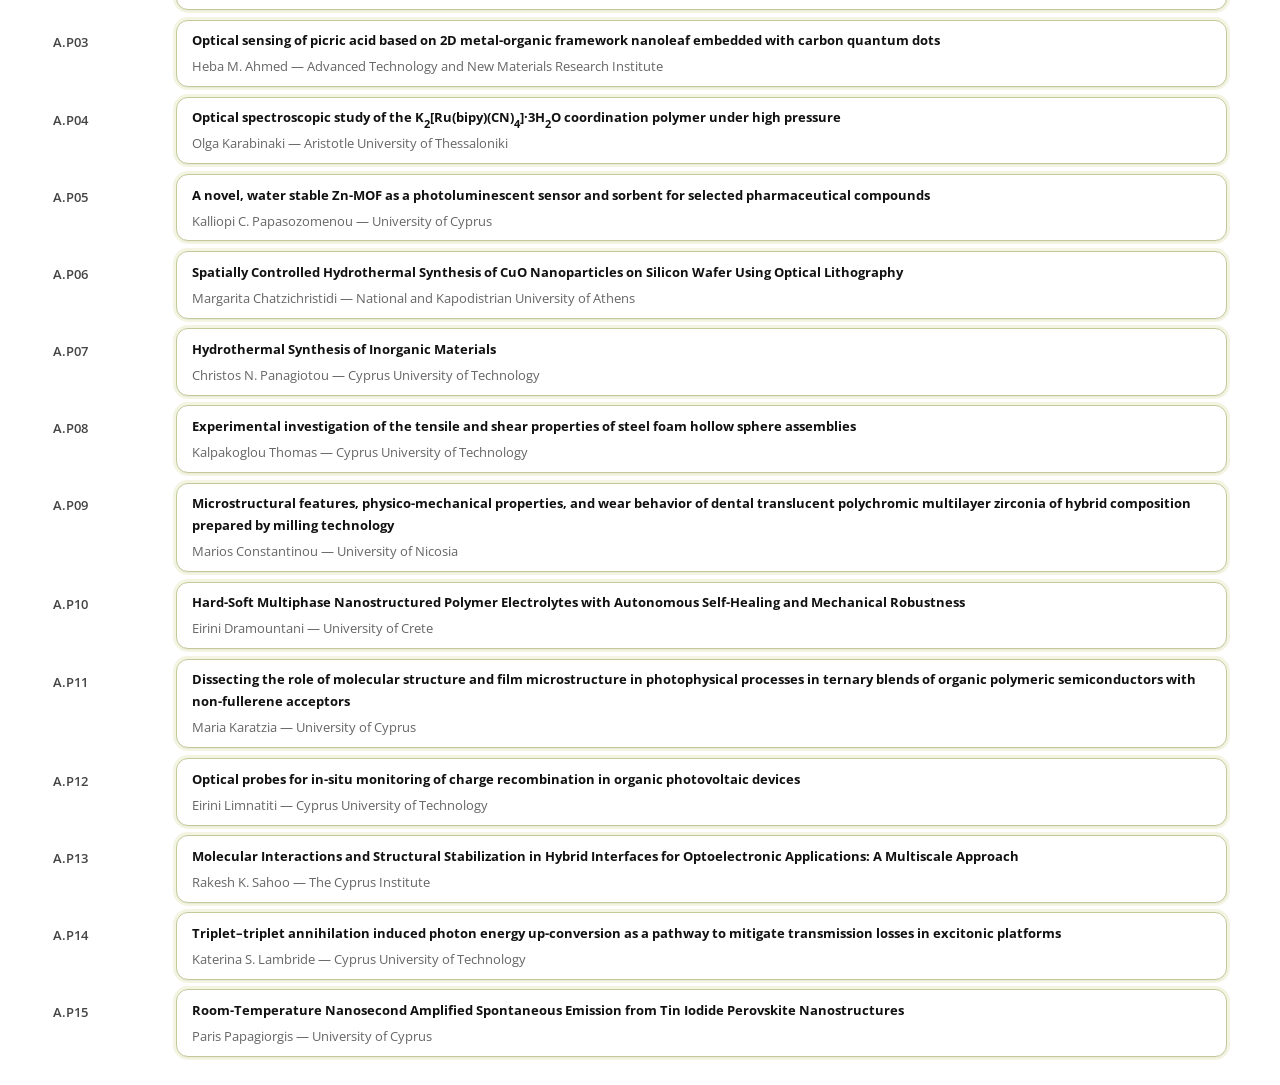
<file: program.html>
<!DOCTYPE HTML>
<!--
	Editorial by HTML5 UP
	html5up.net | @ajlkn
	Free for personal and commercial use under the CCA 3.0 license (html5up.net/license)
-->
<html>
<head>
    <title>XXXIX Panhellenic conference on Solid State Physics & Materials Science, 14-17 September
        2025, Paphos</title>
    <meta charset="utf-8"/>
    <meta name="viewport" content="width=device-width, initial-scale=1, user-scalable=no"/>
    <link rel="stylesheet" href="assets/css/main.css"/>
    <style>
        /* ===== Program styles (namespaced) ===== */
        .program {
            --fg: #222;
            --muted: #666;
            --ring: #e5e7eb;
            --chip: #f5f7fb;
            --accent: #2745ff;
            --bg: #fff;
        }

        .program * {
            box-sizing: border-box;
        }

        .program .topbar {
            display: flex;
            align-items: center;
            justify-content: space-between;
            gap: .75rem;
            flex-wrap: wrap;
        }

        .program .title {
            margin: 0;
            font-size: 1.6rem;
        }

        .program .subtitle {
            color: var(--muted);
            margin: .25rem 0 0;
        }

        .program .tabs {
            display: flex;
            gap: .5rem;
            flex-wrap: wrap;
            margin: 1rem 0;
        }

        .program .tab {
            border: 1px solid var(--ring);
            background: #fff;
            color: #222;
            padding: .5rem .9rem;
            border-radius: 999px;
            cursor: pointer;
            font: inherit;
        }

        .program .tab[aria-selected="true"] {
            background: cornsilk;
            color: #fff;
            border-color: transparent;
        }

        .program .legend {
            display: flex;
            flex-wrap: wrap;
            gap: .5rem;
            margin: .5rem 0 1rem;
        }

        .program .chip {
            display: inline-flex;
            gap: .5rem;
            align-items: center;
            background: var(--chip);
            border: 1px solid var(--ring);
            padding: .35rem .6rem;
            border-radius: 999px;
            font-size: .9rem;
            color: #333;
        }

        .program .dot {
            width: .65rem;
            height: .65rem;
            border-radius: 50%;
            display: inline-block;
        }

        .program .day {
            display: none;
        }

        .program .day.active {
            display: block;
        }

        .program h3 {
            margin: 1.2rem 0 .6rem;
            font-size: 1.25rem;
            color: #111;
        }

        .program .grid {
            display: grid;
            grid-template-columns:minmax(100px, 110px) 1fr;
            gap: .6rem .8rem;
        }

        .program .item {
            background: #fff;
            border: 1px solid var(--ring);
            border-radius: 12px;
            padding: .5rem .9rem;
        }

        .program .time {
            color: #444;
            font-weight: 600;
            padding-top: .8rem;
        }

        .program .title-sm {
            margin: .1rem 0;
            font-weight: 700;
        }

        .program .track {
            display: inline-flex;
            align-items: center;
            gap: .4rem;
            margin-top: .25rem;
            font-size: .8rem;
        }

        .program .badge {
            display: inline-flex;
            align-items: center;
            gap: .35rem;
            padding: .15rem .45rem;
            border-radius: 999px;
            border: 1px dashed var(--ring);
            background: #fafafa;
        }

        .program .note {
            color: var(--muted);
            font-size: .95rem;
            margin-top: 1rem;
        }

        /* Track colors */
        .program .AFM {
            --c: #2ca36b;
        }

        .program .ME {
            --c: #d08b00;
        }

        .program .MN {
            --c: #bb6b00;
        }

        .program .SM {
            --c: #0b84a5;
        }

        .program .PHOT {
            --c: #6f42c1;
        }

        .program .LDM {
            --c: #0086d1;
        }

        .program .MAG {
            --c: #c03a5b;
        }

        /* === Special session types === */
        .program .BREAK {
            --c: #9aa5b1;
            background: linear-gradient(0deg, #fafafa, #fff);
        }

        .program .KEYNOTE {
            --c: #0b7;
        }

        .program .PLENARY {
            --c: #1061ff;
        }

        .program .INVITED {
            --c: #8a2be2;
        }

        .program .SPONSOR {
            --c: #d97706;
        }

        .program .POSTER {
            --c: #9ea316;
        }

        .program .CEREMONY {
            --c: #ef4444;
        }

        .program .SOCIAL {
            --c: #0ea5e9;
        }

        .program .REG {
            --c: #64748b;
        }

        .program .BREAK .dot,
        .program .KEYNOTE .dot,
        .program .PLENARY .dot,
        .program .INVITED .dot,
        .program .SPONSOR .dot,
        .program .POSTER .dot,
        .program .CEREMONY .dot,
        .program .SOCIAL .dot,
        .program .REG .dot, .program .AFM .dot, .program .ME .dot, .program .MN .dot, .program .SM .dot,
        .program .PHOT .dot, .program .LDM .dot, .program .MAG .dot {
            background: var(--c);
        }

        @media print {
            .program .tabs, .program .legend {
                display: none !important;
            }

            .program .day {
                display: block !important;
            }

            .program .grid .item {
                break-inside: avoid;
                page-break-inside: avoid;
            }
        }

        .program .item.emph {
            border: 1px solid color-mix(in oklab, var(--c) 45%, #e5e7eb);
            box-shadow: 0 1px 0 rgba(0, 0, 0, .04), 0 0 0 3px color-mix(in oklab, var(--c) 12%, transparent);
        }

        .program .item.emph .title-sm {
            color: #111;
        }

        .program .badge.kind {
            border-color: color-mix(in oklab, var(--c) 55%, #e5e7eb);
            background: color-mix(in oklab, var(--c) 10%, #fff);
        }

        .program .badge.kind .dot {
            background: var(--c);
        }

        /* ========= Print: program-only, A4 friendly ========= */
        @media print {
            :root {
                color-scheme: light;
            }

            @page {
                size: A4 portrait;
                margin: 0mm;
            }

            /* Preserve colors for dots/badges */
            body {
                -webkit-print-color-adjust: exact;
                print-color-adjust: exact;
            }

            /* Hide site chrome */
            #sidebar, #header, #menu, footer, .major,
            #main > .inner > :not(#banner) {
                display: none !important;
            }

            /* Make program full-width and simple */
            #wrapper, #main, #banner, .program {
                width: auto !important;
                margin: 0 !important;
                padding: 0 !important;
                box-shadow: none !important;
                background: #fff !important;
            }

            /* Hide UI-only bits */
            .program .tabs, .program .legend, .program .note,
            .program .tab, .program .print-btn, .no-print {
                display: none !important;
            }

            /* Expand all days; page breaks between days */
            .program .day {
                display: block !important;
            }

            .program .day + .day {
                break-before: page;
            }

            /* Keep cards intact */
            .program .grid .item {
                break-inside: avoid;
                page-break-inside: avoid;
            }

            /* Don’t append raw URLs after links */
            a[href]::after {
                content: "";
            }
        }

        /* Print button styling (screen only) */
        .program .print-btn {
            border: 1px solid var(--ring);
            background: #fff;
            color: #222;
            padding: .5rem .9rem;
            border-radius: 999px;
            cursor: pointer;
            font: inherit;
        }

        .program .print-btn:hover {
            background: var(--chip);
        }

        @media print {
            .program .print-btn {
                display: none !important;
            }
        }


        /* Sub-rows inside grouped session boxes */
        .program .session {
            display: grid;
            grid-template-columns:minmax(90px, 110px) 1fr;
            gap: .4rem .6rem;
            margin-top: .6rem
        }

        .program .session .subtime {
            color: #444;
            font-weight: 600
        }

        .program .session .subitem .subtitle {
            margin-top: .15rem
        }

        .program .session .subitem .track {
            margin-top: .25rem
        }
    </style>

</head>
<body class="is-preload">

<!-- Wrapper -->
<div id="wrapper">

    <!-- Main -->
    <div id="main">
        <div class="inner">

            <!-- Header -->
            <header id="header">
                <a href="index.html" class="logo">
                    <img src="images/logo.png" alt="Conference Logo" height="50"
                         style="vertical-align: middle; margin-right: 10px;">
                    <strong>XXXIX Panhellenic Conference on Solid State Physics & Materials Science, 14-17 September
                        2025, Paphos</strong>
                </a>
            </header>

            <!-- Banner -->
            <section id="banner">

                <div class="content program">
                    <header>
                        <h1>Program</h1>
                        <p>XXXIX Panhellenic Conference on Solid State Physics &amp; Materials Science · 14–17 September
                            2025 · Paphos</p>
                    </header>
                    <div class="topbar">
                        <div>
                            <h2 class="title">Conference Schedule</h2>
                            <p class="subtitle">Times are local (Asia/Nicosia). Subject to change.</p>
                        </div>
                        <div>
                            <button class="tab" role="tab" aria-selected="true" data-day="sun">Sun 14/9</button>
                            <button class="tab" role="tab" aria-selected="false" data-day="mon">Mon 15/9</button>
                            <button class="tab" role="tab" aria-selected="false" data-day="tue">Tue 16/9</button>
                            <button class="tab" role="tab" aria-selected="false" data-day="wed">Wed 17/9</button>
                            <button type="button" class="print-btn" onclick="window.print()">Print program</button>
                        </div>
                    </div>

                    <div class="legend" aria-label="Track legend">
                        <span class="chip AFM"><span class="dot"></span>AFM — Advanced Functional Materials</span>
                        <span class="chip ME"><span class="dot"></span>ME — Materials for Energy</span>
                        <span class="chip MN"><span class="dot"></span>M/N — Micro/Nano Electronics</span>
                        <span class="chip SM"><span class="dot"></span>SM — Soft Condensed Matter</span>
                        <span class="chip PHOT"><span class="dot"></span>PHOT — Photonics &amp; Optoelectronics</span>
                        <span class="chip LDM"><span class="dot"></span>LDM — Low Dimensional Materials</span>
                        <span class="chip MAG"><span class="dot"></span>MAG — Magnetism and Strongly Correlated Systems</span>
                    </div>

                    <!-- SUNDAY -->
                    <div id="sun" class="day active">
                        <h3>Sunday · 14 September 2025</h3>
                        <div class="grid">
                            <div class="time">14:00–17:30</div>
                            <div class="item emph REG">
                                <div class="title-sm">Registration</div>
                                <div class="track"><span class="badge kind"><span class="dot"></span>Registration</span>
                                </div>
                            </div>

                            <div class="time">17:25–17:30</div>
                            <div class="item emph CEREMONY">
                                <div class="title-sm">Opening Announcement</div>
                                <div class="track"><span class="badge kind"><span class="dot"></span>Ceremony</span>
                                </div>
                            </div>

                            <div class="time">17:30–18:15</div>
                            <div class="item emph CEREMONY" role="group" aria-label="Welcoming">
                                <div class="title-sm">Welcoming</div>
                                <div class="track">
                                    <span class="badge kind"><span class="dot"></span>Ceremony</span>
                                </div>

                                <div class="session">
                                    <div class="subtime">17:30–17:45</div>
                                    <div class="subitem">
                                        <div class="title-sm">Phedonas Phedonos</div>
                                        <div class="subtitle">Mayor of Paphos</div>
                                    </div>

                                    <div class="subtime">17:45–18:00</div>
                                    <div class="subitem">
                                        <div class="title-sm">Dr Konstantinos Kleovoulou</div>
                                        <div class="subtitle">Director for Research and Innovation, Deputy Ministry of Research, Innovation, and Digital Policy</div>
                                    </div>

                                </div>
                            </div>


                            <div class="time">18:00–19:00</div>
                            <div class="item emph PLENARY">
                                <div class="title-sm">Plenary: Prof. Giannelis</div>
                                <div class="subtitle">Chair: Prof. Pantelis Kelires</div>
                                <div class="subtitle">“Development of Electrocatalysts for Energy Conversion and Storage
                                    Devices”
                                </div>
                                <div class="track"><span class="badge kind"><span class="dot"></span>Plenary</span>
                                </div>
                            </div>

                            <div class="time">19:00–20:30</div>
                            <div class="item emph SOCIAL">
                                <div class="title-sm">Welcome Reception</div>
                                <div class="track"><span class="badge kind"><span class="dot"></span>Social</span></div>
                            </div>
                        </div>
                    </div>

                    <!-- MONDAY -->
                    <div id="mon" class="day">
                        <h3>Monday · 15 September 2025</h3>
                        <div class="grid">
                            <div class="time">08:00–09:00</div>
                            <div class="item emph REG">
                                <div class="title-sm">Registration</div>
                                <div class="track"><span class="badge kind"><span class="dot"></span>Registration</span>
                                </div>
                            </div>

                            <!-- Grouped Morning Session (Chair: Prof. Spyros Kassavetis) -->
                            <div class="time">09:00–11:00</div>
                            <div class="item emph AFM" role="group"
                                 aria-label="Session 1 — Chair: Prof. Spyros Kassavetis">
                                <div class="title-sm">Session 1</div>
                                <div class="subtitle">Chair: Prof. Spyros Kassavetis</div>

                                <div class="session">
                                    <div class="subtime">09:00–09:40</div>
                                    <div class="subitem">
                                        <div class="title-sm">Keynote 1: Prof. Anastasiadis</div>
                                        <div class="subtitle">“Development of Superhydrophobic Polymer Nanocomposite
                                            Coatings with Antimicrobial Properties”
                                        </div>
                                        <div class="track"><span class="badge kind"><span
                                                class="dot"></span>Keynote</span></div>
                                    </div>

                                    <div class="subtime">09:45–10:00</div>
                                    <div class="subitem">
                                        <div class="title-sm">AFM1: A. Fernández-Lodeiro</div>
                                        <div class="subtitle">“Development of Dual-Mode SERS and Fluorescence Nanoprobes
                                            Using Mesoporous Silica-Coated Anisotropic Gold Nanoparticles”
                                        </div>
                                        <div class="track"><span class="badge AFM"><span class="dot"></span>AFM</span>
                                        </div>
                                    </div>

                                    <div class="subtime">10:00–10:15</div>
                                    <div class="subitem">
                                        <div class="title-sm">AFM2: T. M. Tamer</div>
                                        <div class="subtitle">“Polystyrene and Sulfonated Derivatives for Ammonia
                                            Adsorption from Water”
                                        </div>
                                        <div class="track"><span class="badge AFM"><span class="dot"></span>AFM</span>
                                        </div>
                                    </div>

                                    <div class="subtime">10:15–10:30</div>
                                    <div class="subitem">
                                        <div class="title-sm">AFM3: R. E. Khalifa</div>
                                        <div class="subtitle">“Tuning the Performance of Sulfonated Polyvinylidene
                                            Fluoride-hexafluoropropylene/cellulose acetate Membrane by Sulfonic Acid
                                            Functionalized ZIF-8 for DMFC applications”
                                        </div>
                                        <div class="track"><span class="badge AFM"><span class="dot"></span>AFM</span>
                                        </div>
                                    </div>

                                    <div class="subtime">10:30–10:45</div>
                                    <div class="subitem">
                                        <div class="title-sm">AFM4: M. Constantinou</div>
                                        <div class="subtitle">“Synthesis and Characterization of Polymer-Derived Carbon
                                            Foam for Solar Steam Generation”
                                        </div>
                                        <div class="track"><span class="badge AFM"><span class="dot"></span>AFM</span>
                                        </div>
                                    </div>

                                    <div class="subtime">10:45–11:00</div>
                                    <div class="subitem">
                                        <div class="title-sm">AFM5: A. B. Pereira</div>
                                        <div class="subtitle">“Mechanical Properties of Biaxial Non-Crimp Fabrics for
                                            2-Wheeled Electrical Vehicle Chassis”
                                        </div>
                                        <div class="track"><span class="badge AFM"><span class="dot"></span>AFM</span>
                                        </div>
                                    </div>
                                </div>
                            </div>

                            <div class="time">11:00–11:30</div>
                            <div class="item emph BREAK">
                                <div class="title-sm">Coffee break 1</div>
                                <div class="track"><span class="badge kind"><span class="dot"></span>Break</span></div>
                            </div>

                            <!-- Grouped Late-Morning Session (Chair: Prof. Elefterios Lidorikis) -->
                            <div class="time">11:30–13:25</div>
                            <div class="item emph AFM" role="group"
                                 aria-label="Session 2 — Chair: Prof. Elefterios Lidorikis">
                                <div class="title-sm">Session 2</div>
                                <div class="subtitle">Chair: Prof. Elefterios Lidorikis</div>

                                <div class="session">
                                    <div class="subtime">11:30–12:10</div>
                                    <div class="subitem">
                                        <div class="title-sm">Keynote 2: Prof. Stingelin</div>
                                        <div class="subtitle">“Green flexible electronics — challenges and
                                            opportunities: A materials scientist’s point of view”
                                        </div>
                                        <div class="track"><span class="badge kind"><span
                                                class="dot"></span>Keynote</span></div>
                                    </div>

                                    <div class="subtime">12:10–12:25</div>
                                    <div class="subitem">
                                        <div class="title-sm">AFM6: E. Kyriakides</div>
                                        <div class="subtitle">“Progress in the fabrication of sustainable thin-film
                                            solar cells using pulsed laser deposition”
                                        </div>
                                        <div class="track"><span class="badge AFM"><span class="dot"></span>AFM</span>
                                        </div>
                                    </div>

                                    <div class="subtime">12:25–12:40</div>
                                    <div class="subitem">
                                        <div class="title-sm">AFM7: Ch. E. Lekka</div>
                                        <div class="subtitle">“Biocompatible β-Ti-based alloys for bone implants”</div>
                                        <div class="track"><span class="badge AFM"><span class="dot"></span>AFM</span>
                                        </div>
                                    </div>

                                    <div class="subtime">12:40–12:55</div>
                                    <div class="subitem">
                                        <div class="title-sm">AFM8: M. Menelaou</div>
                                        <div class="subtitle">“Synthesis and Characterization of Bimetallic Oxides”
                                        </div>
                                        <div class="track"><span class="badge AFM"><span class="dot"></span>AFM</span>
                                        </div>
                                    </div>

                                    <div class="subtime">12:55–13:10</div>
                                    <div class="subitem">
                                        <div class="title-sm">AFM9: S. Bousios</div>
                                        <div class="subtitle">“Sustainable Adhesive Systems Based on Reinforced Aleppo
                                            Pine Resin: A Thermal and Mechanical Study”
                                        </div>
                                        <div class="track"><span class="badge AFM"><span class="dot"></span>AFM</span>
                                        </div>
                                    </div>

                                    <div class="subtime">13:10–13:25</div>
                                    <div class="subitem">
                                        <div class="title-sm">AFM10: C. Marangos</div>
                                        <div class="subtitle">"Scattering properties of water wave metamaterials: from
                                            submerged structures to shallow water theory"
                                        </div>
                                        <div class="track"><span class="badge AFM"><span class="dot"></span>AFM</span>
                                        </div>
                                    </div>
                                </div>
                            </div>

                            <div class="time">13:30–14:45</div>
                            <div class="item emph BREAK">
                                <div class="title-sm">Lunch break 1</div>
                                <div class="track"><span class="badge kind"><span class="dot"></span>Break</span></div>
                            </div>

                            <!-- Grouped Afternoon Session (Chair: Prof. Melita Menelaou) -->
                            <div class="time">14:45–16:00</div>
                            <div class="item emph ME" role="group"
                                 aria-label="Session 3 — Chair: Prof. Melita Menelaou">
                                <div class="title-sm">Session 3</div>
                                <div class="subtitle">Chair: Prof. Melita Menelaou</div>

                                <div class="session">
                                    <div class="subtime">14:45–15:15</div>
                                    <div class="subitem">
                                        <div class="title-sm">Invited 1: Prof. Papavasiliou</div>
                                        <div class="subtitle">“Energy storage in supercapacitors based on biomass
                                            residues”
                                        </div>
                                        <div class="track"><span class="badge kind"><span
                                                class="dot"></span>Invited</span></div>
                                    </div>

                                    <div class="subtime">15:15–15:30</div>
                                    <div class="subitem">
                                        <div class="title-sm">ME1: S. Hadjipanteli</div>
                                        <div class="subtitle">“Thermoelectric PEDOT:PSS films with Bi0.4Sb1.6Te3 made
                                            via drop-casting”
                                        </div>
                                        <div class="track"><span class="badge ME"><span class="dot"></span>ME</span>
                                        </div>
                                    </div>

                                    <div class="subtime">15:30–15:45</div>
                                    <div class="subitem">
                                        <div class="title-sm">ME2: E. Glynos</div>
                                        <div class="subtitle">“Self-Healing Solid Polymer Electrolytes Based on
                                            Nanostructured Polymer Particles for Solid-Sate Batteries”
                                        </div>
                                        <div class="track"><span class="badge ME"><span class="dot"></span>ME</span>
                                        </div>
                                    </div>

                                    <div class="subtime">15:45–16:00</div>
                                    <div class="subitem">
                                        <div class="title-sm">ME3: M. Lusha</div>
                                        <div class="subtitle">“Structure-Property Relationship of Biocompatible and
                                            Biodegradable Diblock Copolymer Electrolytes Based on Polyhistidine and
                                            Polyethylene Oxide”
                                        </div>
                                        <div class="track"><span class="badge ME"><span class="dot"></span>ME</span>
                                        </div>
                                    </div>
                                </div>
                            </div>

                            <div class="time">16:00–16:30</div>
                            <div class="item emph BREAK">
                                <div class="title-sm">Coffee break 2</div>
                                <div class="track"><span class="badge kind"><span class="dot"></span>Break</span></div>
                            </div>

                            <div class="time">16:30–16:50</div>
                            <div class="item emph SPONSOR">
                                <div class="title-sm">Sponsor talk 1: Coherent Corp.</div>
                                <div class="track"><span class="badge kind"><span class="dot"></span>Sponsor</span>
                                </div>
                            </div>

                            <div class="time">16:55–18:30</div>
                            <div class="item emph POSTER">
                                <div class="title-sm">Poster Session A: Advanced Functional Materials, Materials for
                                    Energy, Photonics & Optoelectronics
                                </div>
                                <div class="track"><span class="badge kind"><span class="dot"></span>Poster</span></div>
                            </div>

                            <div class="time">19:30</div>
                            <div class="item emph SOCIAL">
                                <div class="title-sm">Dinner with Invited Speakers</div>
                                <div class="track"><span class="badge kind"><span class="dot"></span>Social</span></div>
                            </div>
                        </div>
                    </div>

                    <!-- TUESDAY -->
                    <div id="tue" class="day">
                        <h3>Tuesday · 16 September 2025</h3>
                        <div class="grid">
                            <div class="time">08:00–09:00</div>
                            <div class="item emph REG">
                                <div class="title-sm">Registration</div>
                                <div class="track"><span class="badge kind"><span class="dot"></span>Registration</span>
                                </div>
                            </div>

                            <!-- Grouped Morning Session (Chair: Prof. Natalie Stingelin) -->
                            <div class="time">09:00–11:45</div>
                            <div class="item emph ME" role="group"
                                 aria-label="Session 1 — Chair: Prof. Natalie Stingelin">
                                <div class="title-sm">Session 1</div>
                                <div class="subtitle">Chair: Prof. Natalie Stingelin</div>

                                <div class="session">
                                    <div class="subtime">09:00–09:40</div>
                                    <div class="subitem">
                                        <div class="title-sm">Keynote 2: Prof. Heiss</div>
                                        <div class="subtitle">“Defect tolerance in halide perovskites”</div>
                                        <div class="track"><span class="badge kind"><span
                                                class="dot"></span>Keynote</span></div>
                                    </div>

                                    <div class="subtime">09:40–10:10</div>
                                    <div class="subitem">
                                        <div class="title-sm">Invited 3: Dr Stergiopoulos</div>
                                        <div class="subtitle">“Photoluminescent semiconductors for PV and optoelectronic
                                            devices”
                                        </div>
                                        <div class="track"><span class="badge kind"><span
                                                class="dot"></span>Invited</span></div>
                                    </div>

                                    <div class="subtime">10:15–10:30</div>
                                    <div class="subitem">
                                        <div class="title-sm">ME4: A. Kostopoulou</div>
                                        <div class="subtitle">“Enhancing the Performance of Flexible Printed Perovskite
                                            Solar Cells via Modified PEDOT:PSS Hole Transport Layers”
                                        </div>
                                        <div class="track"><span class="badge ME"><span class="dot"></span>ME</span>
                                        </div>
                                    </div>

                                    <div class="subtime">10:30–10:45</div>
                                    <div class="subitem">
                                        <div class="title-sm">ME5: F. Galatopoulos</div>
                                        <div class="subtitle">"Impact of Doped Fullerene Buffer Layers On The
                                            Performance of Perovskite Photovoltaics"
                                        </div>
                                        <div class="track"><span class="badge ME"><span class="dot"></span>ME</span>
                                        </div>
                                    </div>

                                    <div class="subtime">10:45–11:00</div>
                                    <div class="subitem">
                                        <div class="title-sm">ME5: A. Ioakeimidis</div>
                                        <div class="subtitle">“Improving Lifetime of Methylammonium-Free Perovskite
                                            Solar Cells Through Additive Engineering”
                                        </div>
                                        <div class="track"><span class="badge ME"><span class="dot"></span>ME</span>
                                        </div>
                                    </div>

                                    <div class="subtime">11:00–11:15</div>
                                    <div class="subitem">
                                        <div class="title-sm">ME7: S. C. Hayes</div>
                                        <div class="subtitle">“Temperature dependent structural evolution of an organic
                                            donor-acceptor polymeric semiconductor”
                                        </div>
                                        <div class="track"><span class="badge ME"><span class="dot"></span>ME</span>
                                        </div>
                                    </div>

                                    <div class="subtime">11:15–11:30</div>
                                    <div class="subitem">
                                        <div class="title-sm">ME8: C. Andreou</div>
                                        <div class="subtitle">“Nanostructured Plasmonic Sensors for Chemical Monitoring
                                            via Surface Enhanced Raman Spectroscopy”
                                        </div>
                                        <div class="track"><span class="badge ME"><span class="dot"></span>ME</span>
                                        </div>
                                    </div>

                                    <div class="subtime">11:30–11:45</div>
                                    <div class="subitem">
                                        <div class="title-sm">ME9: L. Socaciu-Siebert</div>
                                        <div class="subtitle">“Routine operando studies with Near Ambient Pressure (NAP)
                                            - XPS”
                                        </div>
                                        <div class="track"><span class="badge ME"><span class="dot"></span>ME</span>
                                        </div>
                                    </div>
                                </div>
                            </div>

                            <div class="time">11:45–12:15</div>
                            <div class="item emph BREAK">
                                <div class="title-sm">Coffee break 3</div>
                                <div class="track"><span class="badge kind"><span class="dot"></span>Break</span></div>
                            </div>

                            <!-- Grouped Midday Session (Chair: Prof. Pavlos S. Stephanou) -->
                            <div class="time">12:15–14:30</div>
                            <div class="item emph AFM" role="group"
                                 aria-label="Session 2 — Chair: Prof. Pavlos S. Stephanou">
                                <div class="title-sm">Session 2</div>
                                <div class="subtitle">Chair: Prof. Pavlos S. Stephanou</div>

                                <div class="session">
                                    <div class="subtime">12:15–12:45</div>
                                    <div class="subitem">
                                        <div class="title-sm">Invited 3: Prof. Fyta</div>
                                        <div class="subtitle">“Tailoring solid state nanopores via computational
                                            modelling”
                                        </div>
                                        <div class="track"><span class="badge kind"><span
                                                class="dot"></span>Invited</span></div>
                                    </div>

                                    <div class="subtime">12:45–13:15</div>
                                    <div class="subitem">
                                        <div class="title-sm">Invited 4: Dr Zacharias</div>
                                        <div class="subtitle">“Data-Driven Electronic Structure Calculations at Finite
                                            Temperature”
                                        </div>
                                        <div class="track"><span class="badge kind"><span
                                                class="dot"></span>Invited</span></div>
                                    </div>

                                    <div class="subtime">13:15–13:30</div>
                                    <div class="subitem">
                                        <div class="title-sm">AFM11: E. Christofi</div>
                                        <div class="subtitle">“Deep Neural Networks for Predicting the Mechanical
                                            Properties of Glassy Polymer Nanocomposites”
                                        </div>
                                        <div class="track"><span class="badge AFM"><span class="dot"></span>AFM</span>
                                        </div>
                                    </div>

                                    <div class="subtime">13:30–13:45</div>
                                    <div class="subitem">
                                        <div class="title-sm">AFM12: N. Patsalidis</div>
                                        <div class="subtitle">“Active Learning of Atomic Size Gas/Solid Potential Energy
                                            Surfaces via Physics Aware Models”
                                        </div>
                                        <div class="track"><span class="badge AFM"><span class="dot"></span>AFM</span>
                                        </div>
                                    </div>

                                    <div class="subtime">13:45–14:00</div>
                                    <div class="subitem">
                                        <div class="title-sm">AFM13: P. Ilia</div>
                                        <div class="subtitle">“Computational inverse homogenization approach for
                                            predicting the mechanical properties of randomly distributed ellipsoidal
                                            inclusions of composite materials”
                                        </div>
                                        <div class="track"><span class="badge AFM"><span class="dot"></span>AFM</span>
                                        </div>
                                    </div>

                                    <div class="subtime">14:00–14:15</div>
                                    <div class="subitem">
                                        <div class="title-sm">AFM14: P. A. Polykarpou</div>
                                        <div class="subtitle">“Modelling of the shear-induced migration of rigid and
                                            deformable particles in Newtonian and non-Newtonian fluids”
                                        </div>
                                        <div class="track"><span class="badge AFM"><span class="dot"></span>AFM</span>
                                        </div>
                                    </div>

                                    <div class="subtime">14:15–14:30</div>
                                    <div class="subitem">
                                        <div class="title-sm">AFM15: A. K. Ioannou</div>
                                        <div class="subtitle">“Modeling the Rheological Behavior of Cement Pastes over a
                                            spectrum of temperature and water-to-cement ratio”
                                        </div>
                                        <div class="track"><span class="badge AFM"><span class="dot"></span>AFM</span>
                                        </div>
                                    </div>
                                </div>
                            </div>

                            <div class="time">14:30–15:30</div>
                            <div class="item emph BREAK">
                                <div class="title-sm">Lunch break 2</div>
                                <div class="track"><span class="badge kind"><span class="dot"></span>Break</span></div>
                            </div>

                            <!-- Grouped Late-Afternoon Session (Chair: Prof. Loukas Koutsokeras) -->
                            <div class="time">15:30–17:00</div>
                            <div class="item emph MN" role="group"
                                 aria-label="Session 3 — Chair: Prof. Loukas Koutsokeras">
                                <div class="title-sm">Session 3</div>
                                <div class="subtitle">Chair: Prof. Loukas Koutsokeras</div>

                                <div class="session">
                                    <div class="subtime">15:30–15:45</div>
                                    <div class="subitem">
                                        <div class="title-sm">M/N1: D. Ritsopoulos</div>
                                        <div class="subtitle">“Computational Study of Mixed Dislocations in GaN:
                                            Energetic Stability and Environmental Effects”
                                        </div>
                                        <div class="track"><span class="badge MN"><span class="dot"></span>M/N</span>
                                        </div>
                                    </div>

                                    <div class="subtime">15:45–16:00</div>
                                    <div class="subitem">
                                        <div class="title-sm">M/N2: D. Tsoukalas</div>
                                        <div class="subtitle">“Tunable Optoelectronic Neuromorphic Behaviour in MoS₂
                                            Memristors with Pt Nanoparticle Decoration for Energy-Efficient Spiking
                                            Neural Networks”
                                        </div>
                                        <div class="track"><span class="badge MN"><span class="dot"></span>M/N</span>
                                        </div>
                                    </div>

                                    <div class="subtime">16:00–16:15</div>
                                    <div class="subitem">
                                        <div class="title-sm">M/N3: S. Sarigiannidis</div>
                                        <div class="subtitle">“Optical profilometry for 3D mapping of Photonic
                                            Integrated Circuits”
                                        </div>
                                        <div class="track"><span class="badge MN"><span class="dot"></span>M/N</span>
                                        </div>
                                    </div>

                                    <div class="subtime">16:15–16:30</div>
                                    <div class="subitem">
                                        <div class="title-sm">M/N4: D. Kanatsiopoulos</div>
                                        <div class="subtitle">“The Impact of Hole Transport Layers on Charge Transport
                                            and Efficiency in Organic Electronic Devices”
                                        </div>
                                        <div class="track"><span class="badge MN"><span class="dot"></span>M/N</span>
                                        </div>
                                    </div>

                                    <div class="subtime">16:30–16:45</div>
                                    <div class="subitem">
                                        <div class="title-sm">ME10: P. S. Ioannou</div>
                                        <div class="subtitle">“Silicide thermoelectric modules based on high purity Si
                                            and recycled Si-kerf”
                                        </div>
                                        <div class="track"><span class="badge ME"><span class="dot"></span>ME</span>
                                        </div>
                                    </div>

                                    <div class="subtime">16:45–17:00</div>
                                    <div class="subitem">
                                        <div class="title-sm">SM1: S. B. Atata</div>
                                        <div class="subtitle">“A Comparative Study on the Effect of Nanoparticle
                                            Geometry on the Nematic Phases of a Bimesogenic Liquid Crystal”
                                        </div>
                                        <div class="track"><span class="badge SM"><span class="dot"></span>SM</span>
                                        </div>
                                    </div>
                                </div>
                            </div>

                            <div class="time">17:00–17:30</div>
                            <div class="item emph BREAK">
                                <div class="title-sm">Coffee break 4</div>
                                <div class="track"><span class="badge kind"><span class="dot"></span>Break</span></div>
                            </div>

                            <div class="time">17:30–17:50</div>
                            <div class="item emph SPONSOR">
                                <div class="title-sm">Sponsor talk 2: Lumoscribe Ltd</div>
                                <div class="track"><span class="badge kind"><span class="dot"></span>Sponsor</span>
                                </div>
                            </div>

                            <div class="time">17:55–19:20</div>
                            <div class="item emph POSTER">
                                <div class="title-sm">Poster Session B: Low Dimensional Materials, Magnetism and
                                    Strongly Correlated Systems, Micro/Nano Electronics, Soft Condensed Matter
                                </div>
                                <div class="track"><span class="badge kind"><span class="dot"></span>Poster</span></div>
                            </div>

                            <div class="time">20:00</div>
                            <div class="item emph SOCIAL">
                                <div class="title-sm">Conference Dinner</div>
                                <div class="details">
                                    <a href="https://anemihotel.com/" target="_blank" rel="noopener">
                                        ANEMI HOTEL & SUITES
                                    </a> ·
                                    <a href="https://maps.app.goo.gl/xpQRMbnfxJ3U7YVz6" target="_blank" rel="noopener">
                                        View on Map
                                    </a>
                                </div>
                                <div class="track"><span class="badge kind"><span class="dot"></span>Social</span></div>
                            </div>
                        </div>
                    </div>

                    <!-- WEDNESDAY -->
                    <div id="wed" class="day">
                        <h3>Wednesday · 17 September 2025</h3>
                        <div class="grid">
                            <div class="time">08:00–09:30</div>
                            <div class="item emph REG">
                                <div class="title-sm">Registration</div>
                                <div class="track"><span class="badge kind"><span class="dot"></span>Registration</span>
                                </div>
                            </div>

                            <!-- Grouped Morning Photonics Session (Chair: Dr Marios Zacharias) -->
                            <div class="time">09:30–11:30</div>
                            <div class="item emph PHOT" role="group"
                                 aria-label="Session 1 — Chair: Dr Marios Zacharias">
                                <div class="title-sm">Session 1</div>
                                <div class="subtitle">Chair: Dr Marios Zacharias</div>

                                <div class="session">
                                    <div class="subtime">09:30–10:00</div>
                                    <div class="subitem">
                                        <div class="title-sm">Invited 6: Prof. Kassavetis</div>
                                        <div class="subtitle">“Alternative Plasmonic Nanomaterials and Fabrication
                                            Processes”
                                        </div>
                                        <div class="track"><span class="badge kind"><span
                                                class="dot"></span>Invited</span></div>
                                    </div>

                                    <div class="subtime">10:00–10:15</div>
                                    <div class="subitem">
                                        <div class="title-sm">PHOT1: N. Stathopoulos</div>
                                        <div class="subtitle">“Spectral reflectivity calculations of Fiber Bragg
                                            Gratings (FBGs) with intensity-dependent refractive index”
                                        </div>
                                        <div class="track"><span class="badge PHOT"><span class="dot"></span>PHOT</span>
                                        </div>
                                    </div>

                                    <div class="subtime">10:15–10:30</div>
                                    <div class="subitem">
                                        <div class="title-sm">PHOT2: E. Lidorikis</div>
                                        <div class="subtitle">“Slow-light enhanced integrated plasmo-photonic index
                                            sensor”
                                        </div>
                                        <div class="track"><span class="badge PHOT"><span class="dot"></span>PHOT</span>
                                        </div>
                                    </div>

                                    <div class="subtime">10:30–10:45</div>
                                    <div class="subitem">
                                        <div class="title-sm">PHOT3: L. Koutsokeras</div>
                                        <div class="subtitle">“Structural and optical properties of zinc oxysulfide
                                            semiconductor thin films”
                                        </div>
                                        <div class="track"><span class="badge PHOT"><span class="dot"></span>PHOT</span>
                                        </div>
                                    </div>

                                    <div class="subtime">10:45–11:00</div>
                                    <div class="subitem">
                                        <div class="title-sm">PHOT4: K. Georgiou</div>
                                        <div class="subtitle">“Molecular Polaritonics: Controlling photochemistry with
                                            quantum optics”
                                        </div>
                                        <div class="track"><span class="badge PHOT"><span class="dot"></span>PHOT</span>
                                        </div>
                                    </div>

                                    <div class="subtime">11:00–11:15</div>
                                    <div class="subitem">
                                        <div class="title-sm">PHOT5: M. Tarapoulouzi</div>
                                        <div class="subtitle">“Surface-Enhanced Raman Scattering Coupled with
                                            Chemometrics for Advanced Food Safety Monitoring”
                                        </div>
                                        <div class="track"><span class="badge PHOT"><span class="dot"></span>PHOT</span>
                                        </div>
                                    </div>
                                </div>
                            </div>

                            <div class="time">11:15–12:00</div>
                            <div class="item emph BREAK">
                                <div class="title-sm">Coffee break 5</div>
                                <div class="track"><span class="badge kind"><span class="dot"></span>Break</span></div>
                            </div>

                            <!-- Grouped Midday Soft Matter Session (Chair: Prof. Vangelis Harmandaris) -->
                            <div class="time">12:00–13:30</div>
                            <div class="item emph SM" role="group"
                                 aria-label="Session 2 — Chair: Prof. Vangelis Harmandaris">
                                <div class="title-sm">Session 2</div>
                                <div class="subtitle">Chair: Prof. Vangelis Harmandaris</div>

                                <div class="session">
                                    <div class="subtime">12:00–12:30</div>
                                    <div class="subitem">
                                        <div class="title-sm">Invited 5: Prof. Stephanou</div>
                                        <div class="subtitle">“Use of non-equilibrium thermodynamics to derive a
                                            constitutive rheological model with a variable entanglement density”
                                        </div>
                                        <div class="track"><span class="badge kind"><span
                                                class="dot"></span>Invited</span></div>
                                    </div>

                                    <div class="subtime">12:30–12:45</div>
                                    <div class="subitem">
                                        <div class="title-sm">SM2: K. Chrissopoulou</div>
                                        <div class="subtitle">“Altering Polymer Crystallinity Utilizing Bottlebrush
                                            Copolymers”
                                        </div>
                                        <div class="track"><span class="badge SM"><span class="dot"></span>SM</span>
                                        </div>
                                    </div>

                                    <div class="subtime">12:45–13:00</div>
                                    <div class="subitem">
                                        <div class="title-sm">SM3: P. Katsamba</div>
                                        <div class="subtitle">“Diffusive Filaments in Soft Matter Systems: Modelling
                                            Active Colloids and Degrading Microplastic Fibres”
                                        </div>
                                        <div class="track"><span class="badge SM"><span class="dot"></span>SM</span>
                                        </div>
                                    </div>

                                    <div class="subtime">13:00–13:15</div>
                                    <div class="subitem">
                                        <div class="title-sm">SM4: G. Sakellion</div>
                                        <div class="subtitle">“Hierarchical Multi-scale Simulations of Polymers via
                                            Atomistic and Chemical-specific Bead Spring Models”
                                        </div>
                                        <div class="track"><span class="badge SM"><span class="dot"></span>SM</span>
                                        </div>
                                    </div>

                                    <div class="subtime">13:15–13:30</div>
                                    <div class="subitem">
                                        <div class="title-sm">SM5: A. Tomilo</div>
                                        <div class="subtitle">“Atomic Cluster Expansion Methods For Machine Learning
                                            Potentials of Organic Systems”
                                        </div>
                                        <div class="track"><span class="badge SM"><span class="dot"></span>SM</span>
                                        </div>
                                    </div>
                                </div>
                            </div>

                            <div class="time">13:30–14:30</div>
                            <div class="item emph BREAK">
                                <div class="title-sm">Lunch break 3</div>
                                <div class="track"><span class="badge kind"><span class="dot"></span>Break</span></div>
                            </div>

                            <!-- Grouped Afternoon Session (replaces Wed 17/9 · 14:30–15:30 individual items) -->
                            <div class="time">14:30–15:30</div>
                            <div class="item emph MAG" role="group"
                                 aria-label="Session 3 — Chair: Prof. Grigorios Itskos">
                                <div class="title-sm">Session 3</div>
                                <div class="subtitle">Chair: Prof. Grigorios Itskos</div>

                                <div class="session">
                                    <!-- Invited 7 -->
                                    <div class="subtime">14:30–15:00</div>
                                    <div class="subitem">
                                        <div class="title-sm">Invited 7: Prof. Trypiniotis</div>
                                        <div class="subtitle">“Towards purely organic spintronic functionality”</div>
                                        <div class="track"><span class="badge kind"><span
                                                class="dot"></span>Invited</span></div>
                                    </div>

                                    <!-- MAG1 -->
                                    <div class="subtime">15:00–15:15</div>
                                    <div class="subitem">
                                        <div class="title-sm">LDM1: E. Koukaras</div>
                                        <div class="subtitle">“Superlubricity of two-dimensional heterostructures:
                                            Insights into Design and Challenges”
                                        </div>
                                        <div class="track"><span class="badge LDM"><span class="dot"></span>LDM</span>
                                        </div>
                                    </div>
                                </div>
                            </div>


                            <div class="time">15:15–15:35</div>
                            <div class="item emph SPONSOR">
                                <div class="title-sm">Sponsor talk 3: Rinnoco Ltd</div>
                                <div class="track"><span class="badge kind"><span class="dot"></span>Sponsor</span>
                                </div>
                            </div>

                            <div class="time">15:35–15:45</div>
                            <div class="item emph CEREMONY">
                                <div class="title-sm">Closing ceremony</div>
                                <div class="track"><span class="badge kind"><span class="dot"></span>Ceremony</span>
                                </div>
                            </div>
                        </div>
                    </div>


                    <p class="note">
                        <span class="chip PLENARY"><span class="dot"></span>Plenary</span>
                        <span class="chip KEYNOTE"><span class="dot"></span>Keynote</span>
                        <span class="chip INVITED"><span class="dot"></span>Invited</span>
                        <span class="chip BREAK"><span class="dot"></span>Break</span>
                        <span class="chip SPONSOR"><span class="dot"></span>Sponsor</span>
                        <span class="chip POSTER"><span class="dot"></span>Poster</span>
                        <span class="chip CEREMONY"><span class="dot"></span>Ceremony</span>
                        <span class="chip SOCIAL"><span class="dot"></span>Social</span>
                        <span class="chip REG"><span class="dot"></span>Registration</span></p>
                </div>

                <script>
                    (function () {
                        const root = document.currentScript.parentElement;
                        const tabs = root.querySelectorAll('.tab');
                        const days = root.querySelectorAll('.day');
                        tabs.forEach(tab => {
                            tab.addEventListener('click', () => {
                                tabs.forEach(t => t.setAttribute('aria-selected', 'false'));
                                tab.setAttribute('aria-selected', 'true');
                                const key = tab.dataset.day;
                                days.forEach(d => d.classList.toggle('active', d.id === key));
                            });
                        });
                    })();
                </script>
            </section>

            <!-- Posters -->
            <section id="posters">
                <div class="content program">
                    <header>
                        <h1>Posters</h1>
                        <p>XXXIX Panhellenic Conference on Solid State Physics &amp; Materials Science · Paphos</p>
                    </header>

                    <div class="topbar" role="tablist" aria-label="Poster sessions">
                        <div>
                            <h2 class="title">Poster Sessions</h2>
                            <p class="subtitle">Times are local (Asia/Nicosia).</p>
                        </div>
                        <div>
                            <button class="tab"
                                    role="tab"
                                    aria-selected="true"
                                    aria-controls="posters-a"
                                    id="posters-tab-a"
                                    data-posters-tab>
                                Session A — Mon 15/9 · 16:55–18:30
                            </button>
                            <button class="tab"
                                    role="tab"
                                    aria-selected="false"
                                    aria-controls="posters-b"
                                    id="posters-tab-b"
                                    data-posters-tab>
                                Session B — Tue 16/9 · 17:55–19:20
                            </button>
                            <button type="button" class="print-btn" id="print-posters">Print posters</button>
                        </div>
                    </div>

                    <!-- Session A -->
                    <div id="posters-a" class="day active" role="tabpanel" aria-labelledby="posters-tab-a"
                         data-posters-panel>
                        <h3>Poster Session A · Mon 15 September 2025 · 16:55–18:30</h3>
                        <div class="grid">
                            <div class="time">A.P01</div>
                            <div class="item emph POSTER">
                                <div class="title-sm">Agar-based breast tissue tumour model phantom for FUS breast
                                    applications
                                </div>
                                <div class="subtitle">Antria Filippou — Cyprus University of Technology</div>
                            </div>

                            <div class="time">A.P02</div>
                            <div class="item emph POSTER">
                                <div class="title-sm">Aptamer-functionalized nanoparticles for small molecule detection
                                    using SERS
                                </div>
                                <div class="subtitle">Kyriaki Karagianni — University of Cyprus</div>
                            </div>

                            <div class="time">A.P03</div>
                            <div class="item emph POSTER">
                                <div class="title-sm">Optical sensing of picric acid based on 2D metal-organic framework
                                    nanoleaf embedded with carbon quantum dots
                                </div>
                                <div class="subtitle">Heba M. Ahmed — Advanced Technology and New Materials Research
                                    Institute
                                </div>
                            </div>

                            <div class="time">A.P04</div>
                            <div class="item emph POSTER">
                                <div class="title-sm">
                                    Optical spectroscopic study of the
                                    K<sub>2</sub>[Ru(bipy)(CN)<sub>4</sub>]&middot;3H<sub>2</sub>O
                                    coordination polymer under high pressure
                                </div>
                                <div class="subtitle">Olga Karabinaki — Aristotle University of Thessaloniki</div>
                            </div>

                            <div class="time">A.P05</div>
                            <div class="item emph POSTER">
                                <div class="title-sm">A novel, water stable Zn-MOF as a photoluminescent sensor and
                                    sorbent for selected pharmaceutical compounds
                                </div>
                                <div class="subtitle">Kalliopi C. Papasozomenou — University of Cyprus</div>
                            </div>

                            <div class="time">A.P06</div>
                            <div class="item emph POSTER">
                                <div class="title-sm">Spatially Controlled Hydrothermal Synthesis of CuO Nanoparticles
                                    on Silicon Wafer Using Optical Lithography
                                </div>
                                <div class="subtitle">Margarita Chatzichristidi — National and Kapodistrian University
                                    of Athens
                                </div>
                            </div>

                            <div class="time">A.P07</div>
                            <div class="item emph POSTER">
                                <div class="title-sm">Hydrothermal Synthesis of Inorganic Materials</div>
                                <div class="subtitle">Christos N. Panagiotou — Cyprus University of Technology</div>
                            </div>

                            <div class="time">A.P08</div>
                            <div class="item emph POSTER">
                                <div class="title-sm">Experimental investigation of the tensile and shear properties of
                                    steel foam hollow sphere assemblies
                                </div>
                                <div class="subtitle">Kalpakoglou Thomas — Cyprus University of Technology</div>
                            </div>

                            <div class="time">A.P09</div>
                            <div class="item emph POSTER">
                                <div class="title-sm">Microstructural features, physico-mechanical properties, and wear
                                    behavior of dental translucent polychromic multilayer zirconia of hybrid composition
                                    prepared by milling technology
                                </div>
                                <div class="subtitle">Marios Constantinou — University of Nicosia</div>
                            </div>

                            <div class="time">A.P10</div>
                            <div class="item emph POSTER">
                                <div class="title-sm">Hard-Soft Multiphase Nanostructured Polymer Electrolytes with
                                    Autonomous Self-Healing and Mechanical Robustness
                                </div>
                                <div class="subtitle">Eirini Dramountani — University of Crete</div>
                            </div>

                            <div class="time">A.P11</div>
                            <div class="item emph POSTER">
                                <div class="title-sm">Dissecting the role of molecular structure and film microstructure
                                    in photophysical processes in ternary blends of organic polymeric semiconductors
                                    with non-fullerene acceptors
                                </div>
                                <div class="subtitle">Maria Karatzia — University of Cyprus</div>
                            </div>

                            <div class="time">A.P12</div>
                            <div class="item emph POSTER">
                                <div class="title-sm">Optical probes for in-situ monitoring of charge recombination in
                                    organic photovoltaic devices
                                </div>
                                <div class="subtitle">Eirini Limnatiti — Cyprus University of Technology</div>
                            </div>

                            <div class="time">A.P13</div>
                            <div class="item emph POSTER">
                                <div class="title-sm">Molecular Interactions and Structural Stabilization in Hybrid
                                    Interfaces for Optoelectronic Applications: A Multiscale Approach
                                </div>
                                <div class="subtitle">Rakesh K. Sahoo — The Cyprus Institute</div>
                            </div>

                            <div class="time">A.P14</div>
                            <div class="item emph POSTER">
                                <div class="title-sm">Triplet–triplet annihilation induced photon energy up-conversion as a pathway to mitigate transmission losses in excitonic platforms</div>
                                <div class="subtitle">Katerina S. Lambride — Cyprus University of Technology</div>
                            </div>

                            <div class="time">A.P15</div>
                            <div class="item emph POSTER">
                                <div class="title-sm">Room-Temperature Nanosecond Amplified Spontaneous Emission from
                                    Tin Iodide Perovskite Nanostructures
                                </div>
                                <div class="subtitle">Paris Papagiorgis — University of Cyprus</div>
                            </div>
                        </div>
                    </div>

                    <!-- Session B -->
                    <div id="posters-b" class="day" role="tabpanel" aria-labelledby="posters-tab-b" data-posters-panel>
                        <h3>Poster Session B · Tue 16 September 2025 · 17:55–19:20</h3>
                        <div class="grid">
                            <div class="time">B.01</div>
                            <div class="item emph POSTER">
                                <div class="title-sm">Optimizing the Optoelectronic Properties in InAs Colloidal Quantum
                                    Dot Thin Films via Post-Deposition Processing
                                </div>
                                <div class="subtitle">Panagiotis Rodosthenous — University of Cyprus</div>
                            </div>

                            <div class="time">B.02</div>
                            <div class="item emph POSTER">
                                <div class="title-sm">Optical Properties of Thin Films of Tin Iodide Perovskite
                                    Nanostructures
                                </div>
                                <div class="subtitle">Andreas Manoli — University of Cyprus</div>
                            </div>

                            <div class="time">B.03</div>
                            <div class="item emph POSTER">
                                <div class="title-sm">Photophysics of Indium Arsenide Colloidal Quantum Dots</div>
                                <div class="subtitle">Eleftheria Charalambous — University of Cyprus</div>
                            </div>

                            <div class="time">B.04</div>
                            <div class="item emph POSTER">
                                <div class="title-sm">Graphene Gas (O<sub>2</sub>)-Bubbling Electrode as a Dynamic
                                    Surface for a Sustainable Electro Wastewater Treatment Plant
                                </div>
                                <div class="subtitle">Marios Constantinou — University of Nicosia</div>
                            </div>

                            <div class="time">B.05</div>
                            <div class="item emph POSTER">
                                <div class="title-sm">Exploring Superlubricity in Graphene–Based Heterostructures
                                    through Tailored Interlayer Force Fields
                                </div>
                                <div class="subtitle">George Fanourgakis — Aristotle University of Thessaloniki</div>
                            </div>

                            <div class="time">B.06</div>
                            <div class="item emph POSTER">
                                <div class="title-sm">Self-Energy and Interaction Effects in Graphene from a Quantum
                                    Field Theory Approach
                                </div>
                                <div class="subtitle">Marios Costa — Cyprus University of Technology</div>
                            </div>

                            <div class="time">B.07</div>
                            <div class="item emph POSTER">
                                <div class="title-sm">Modeling the response of a one-dimensional magnetic cylinder under
                                    an external magnetic field of any form
                                </div>
                                <div class="subtitle">Petros Moraitis — National and Kapodistrian University of Athens
                                </div>
                            </div>

                            <div class="time">B.08</div>
                            <div class="item emph POSTER">
                                <div class="title-sm">Designing High-Spin Organic Materials: The Rylenediimide-Fused
                                    Blatter Radicals
                                </div>
                                <div class="subtitle">Georgia Zissimou — University of Cyprus</div>
                            </div>

                            <div class="time">B.09</div>
                            <div class="item emph POSTER">
                                <div class="title-sm">Unravelling the Spin Dimensionality of a Metal-free Organic
                                    Radical Crystal
                                </div>
                                <div class="subtitle">Constantinos Nicolaides — University of Cyprus</div>
                            </div>

                            <div class="time">B.10</div>
                            <div class="item emph POSTER">
                                <div class="title-sm">Mathematical modeling and experimental realization on
                                    poly-crystalline and single-crystalline high-Tc superconductors YBa2Cu3O7−δ and
                                    Bi2−xPbxSr2Ca2Cu3O10+y via AC magnetic susceptibility: Investigation of the second
                                    superconducting transition observed in poly-crystalline samples
                                </div>
                                <div class="subtitle">Petros Moraitis — National and Kapodistrian University of Athens
                                </div>
                            </div>

                            <div class="time">B.11</div>
                            <div class="item emph POSTER">
                                <div class="title-sm">Temperature-dependent Resonance Raman spectroscopy of polymeric
                                    semiconductors
                                </div>
                                <div class="subtitle">Anna Kyrri — University of Cyprus</div>
                            </div>

                            <div class="time">B.12</div>
                            <div class="item emph POSTER">
                                <div class="title-sm">Effect of CQDs on the nematic order and rotational viscosity of
                                    8CB
                                </div>
                                <div class="subtitle">Alfredos Schinas — National and Kapodistrian University of
                                    Athens
                                </div>
                            </div>

                            <div class="time">B.13</div>
                            <div class="item emph POSTER">
                                <div class="title-sm">High pressure Raman study of crystalline 9,9΄-spirobifluorene up
                                    to 8 GPa
                                </div>
                                <div class="subtitle">Maria-Tereza Siavou — Aristotle University of Thessaloniki</div>
                            </div>

                            <div class="time">B.14</div>
                            <div class="item emph POSTER">
                                <div class="title-sm">Rapid bimetallic nanoparticle synthesis using a microfluidic
                                    platform
                                </div>
                                <div class="subtitle">Marios Stavrou — University of Cyprus</div>
                            </div>

                            <div class="time">B.15</div>
                            <div class="item emph POSTER">
                                <div class="title-sm">Deep Learning Models for Biomolecular Systems: The AlphaFold
                                    Algorithm
                                </div>
                                <div class="subtitle">Despoina Paraskevi Manoledaki — The Cyprus Institute</div>
                            </div>

                            <div class="time">B.16</div>
                            <div class="item emph POSTER">
                                <div class="title-sm">Partially Reduced Graphene Oxide Biosensor for Protein and
                                    Oligonucleotide Detection
                                </div>
                                <div class="subtitle">Stavros Chatzandroulis — NCSR ‘‘Demokritos’’</div>
                            </div>
                        </div>
                    </div>
                </div>

                <script>
                    (function () {
                        const postersSection = document.querySelector('#posters');
                        if (!postersSection) return;

                        const tabs = postersSection.querySelectorAll('[data-posters-tab]');
                        const panels = postersSection.querySelectorAll('[data-posters-panel]');

                        // Tab switching scoped to #posters
                        tabs.forEach(tab => {
                            tab.addEventListener('click', () => {
                                tabs.forEach(t => t.setAttribute('aria-selected', 'false'));
                                tab.setAttribute('aria-selected', 'true');
                                const targetId = tab.getAttribute('aria-controls');
                                panels.forEach(panel => panel.classList.toggle('active', panel.id === targetId));
                            });
                        });

                        // Print only posters section
                        const printBtn = postersSection.querySelector('#print-posters');
                        if (printBtn) {
                            printBtn.addEventListener('click', () => {
                                const postersContent = postersSection.innerHTML;
                                const win = window.open('', '_blank', 'width=900,height=650');
                                win.document.write(`
            <html>
              <head>
                <title>Posters</title>
                <link rel="stylesheet" href="assets/css/main.css"/>
                <style>
                  @page { size: A4 portrait; margin: 12mm; }
                  body { margin: 0; }
                  .tabs, .print-btn, .topbar .tab { display: none !important; }
                  .grid .item { break-inside: avoid; page-break-inside: avoid; }
                  .day { display: block !important; }
                  .day + .day { break-before: page; }
                </style>
              </head>
              <body>${postersContent}</body>
            </html>
          `);
                                win.document.close();
                                win.focus();
                                win.print();
                                win.close();
                            });
                        }
                    })();
                </script>
            </section>

        </div>
    </div>

    <!-- Sidebar -->
    <div id="sidebar">
        <div class="inner">
            <!-- Menu -->
            <nav id="menu">
                <header class="major">
                    <h2>Menu</h2>
                </header>
                <ul>
                    <li><a href="index.html" class="active">Welcome</a></li>
                    <li><a href="topics.html">Scope &amp; Topics</a></li>
                    <li><a href="sponsors.html">Sponsors</a></li>
                    <li><a href="dates.html">Important Dates</a></li>
                    <li><a href="program.html">Program</a></li>
                    <li><a href="committees.html">Committees</a></li>
                    <li><a href="speakers.html">Invited Speakers</a></li>
                    <li><a href="venue.html">Venue</a></li>
                    <li><a href="registration.html">Registration</a></li>
                    <li><a href="accommodation.html">ACCOMMODATION</a></li>
                    <li><a href="submission.html">Abstract submission</a></li>
                    <li><a href="FSK39_2025_Paphos%20-%20ABSTRACTS%20BOOK.pdf" target="_blank">Book of Abstracts</a></li>                    <li><a href="contact.html">Contact</a></li>
                </ul>
            </nav>

            <!-- Section -->
            <section>
                <header class="major">
                    <h2>Organized by</h2>
                </header>
                <div class="mini-posts">
                    <article>
                        <a href="https://www.cut.ac.cy/" class="image" target="_blank">
                            <img src="images/cut_logo.png" alt="Cyprus University of Technology">
                        </a>
                    </article>
                </div>
            </section>

            <!-- Section -->
            <section>
                <header class="major">
                    <h2>Announcements</h2>
                </header>
                <ul>
                    <li><span class="date">22/06/2025</span><br/>The abstract submission deadline has been extended.
                        <strong>The new deadline is July 04, 2025</strong><sup></sup>
                    </li>
                    <li><span class="date">20/05/2025</span><br/>Abstract submission and Registration are
                        open<sup></sup>
                    </li>
                    <li><span class="date">12/03/2025</span><br/>Conference Website is public<sup></sup>
                    </li>
                </ul>
            </section>

            <section style="display: none">

                <header class="major">
                    <h2>Confirmed Invited speakers</h2>
                </header>
                <ul>

                    <li>
                        <a href="index.html"
                           rel="external">Prof. Jacky Even</a> <br/>
                        National Institute of Applied Sciences Rennes (INSA Rennes), France
                    </li>

                    <li>
                        <a href="index.html"
                           rel="external">Prof. Giulo Nicola Felice Cerullo</a> <br/>
                        Politecnico di Milano, Italy
                    </li>


                    <li>
                        <a href="index.html"
                           rel="external">Prof. Thomas Anthopoulos</a> <br/>
                        University of Manchester, United Kingdom
                    </li>


                    <li>
                        <a href="index.html"
                           rel="external">Prof. Christos Likos</a> <br/>
                        University of Vienna, Austria
                    </li>
                    <li>
                        <a href="index.html"
                           rel="external">Prof. S. Ravi P. Silva</a> <br/>
                        University of Surrey, United Kingdom
                    </li>

                    <li>
                        <a href="index.html"
                           rel="external">Assoc. Prof. Panagiotis E. Keivanidis</a> <br/>
                        Cyprus University of Technology, Cyprus
                    </li>

                    <li>
                        <a href="index.html"
                           rel="external">Junior Prof. George (Yorgos) Volonakis</a> <br/>
                        University of Rennes, France
                    </li>

                    <li>
                        <a href="index.html"
                           rel="external">Assist. Prof. Vassilios Binas</a> <br/>
                        Aristotle University of Thessaloniki, Greece
                    </li>

                    <li>
                        <a href="index.html"
                           rel="external">Assist. Prof. Evangelos Papaioannou</a> <br/>
                        Aristotle university of Thessaloniki, Greece
                    </li>

                    <li><a href="index.html"
                           rel="external">Dr. Emanuel Stratakis</a> <br/>
                        Research Director, FORTH-IESL, Greece
                    </li>

                    <li>
                        <a href="index.html"
                           rel="external">Assist. Prof. Anna Tasolamprou</a> <br/>
                        National and Kapodistrian University of Athens, Greece
                    </li>

                    <li>
                        <a href="index.html"
                           rel="external">Prof. Lucas Goehring</a> <br/>
                        Nottingham Trent University, United Kingdom
                    </li>
                </ul>
            </section>

            <!-- Footer -->
            <footer id="footer">
                <p class="copyright">&copy; XXXIX Panhellenic conference on Solid State Physics & Materials Science,
                    14-17 September 2025, Paphos.</p>
                <p class="footer-copyright">
                    Designed &amp; Developed by <b><a href="https://rinnoco.com">Rinnoco Ltd</a></b>
                </p>
            </footer>

        </div>
    </div>

</div>

<!-- Scripts -->
<script src="assets/js/jquery.min.js"></script>
<script src="assets/js/browser.min.js"></script>
<script src="assets/js/breakpoints.min.js"></script>
<script src="assets/js/util.js"></script>
<script src="assets/js/main.js"></script>

</body>
</html>
</file>
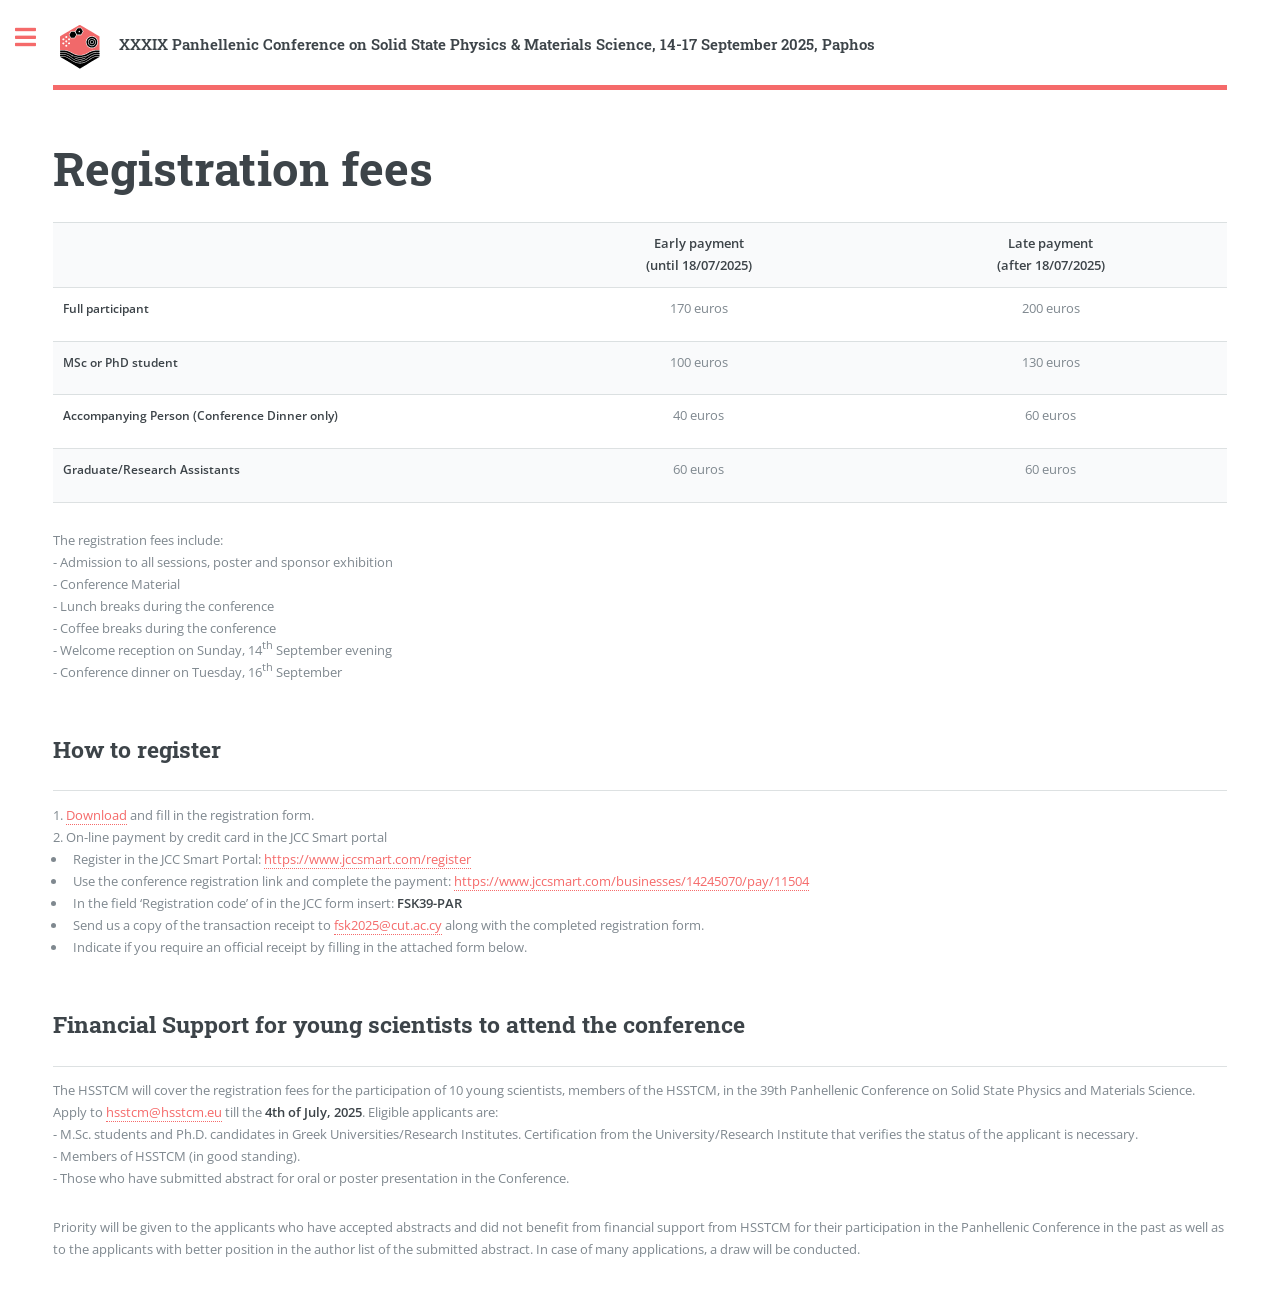
<file: registration.html>
<!DOCTYPE HTML>
<!--
	Editorial by HTML5 UP
	html5up.net | @ajlkn
	Free for personal and commercial use under the CCA 3.0 license (html5up.net/license)
-->
<html xmlns="http://www.w3.org/1999/html">
<head>
    <title>XXXIX Panhellenic conference on Solid State Physics & Materials Science, 14-17 September
        2025, Paphos</title>
    <meta charset="utf-8"/>
    <meta name="viewport" content="width=device-width, initial-scale=1, user-scalable=no"/>
    <link rel="stylesheet" href="assets/css/main.css"/>
</head>
<body class="is-preload">

<!-- Wrapper -->
<div id="wrapper">

    <!-- Main -->
    <div id="main">
        <div class="inner">

            <!-- Header -->
            <!-- Header -->
            <header id="header">
                <a href="index.html" class="logo">
                    <img src="images/logo.png" alt="Conference Logo" height="52"
                         style="vertical-align: middle; margin-right: 10px;">
                    <strong>XXXIX Panhellenic Conference on Solid State Physics & Materials Science, 14-17 September
                        2025, Paphos</strong>
                </a>
            </header>


            <!-- Banner -->
            <section id="banner">
                <div class="content">
                    <header>
                        <h1>Registration fees</h1>
                    </header>
                    <table width="100%" border="0">
                        <col width="40%"/>
                        <col width="30%"/>
                        <col width="30%"/>

                        <tr>
                            <td align="left">&nbsp;</td>
                            <td align="center">
                                <strong>Early payment<br/>(until 18/07/2025)</strong>
                            </td>
                            <td align="center">
                                <strong>Late payment<br/>(after 18/07/2025)</strong>
                            </td>
                        </tr>

                        <tr>
                            <td align="left"><label><strong>Full participant</strong></label></td>
                            <td align="center">170 euros</td>
                            <td align="center">200 euros</td>
                        </tr>
                        <tr>
                            <td align="left"><label><strong>MSc or PhD student</strong></label></td>
                            <td align="center">100 euros</td>
                            <td align="center">130 euros</td>
                        </tr>
                        <tr>
                            <td><label><strong>Accompanying Person (Conference Dinner only)</strong></label></td>
                            <td align="center">40 euros</td>
                            <td align="center">60 euros</td>
                        </tr>
                        <tr>
                            <td><label><strong> Graduate/Research Assistants</strong></label></td>
                            <td align="center">60 euros</td>
                            <td align="center">60 euros</td>
                        </tr>

                    </table>

                    <p>
                        The registration fees include: <br/>
                        - Admission to all sessions, poster and sponsor exhibition <br/>
                        - Conference Material <br/>
                        - Lunch breaks during the conference <br/>
                        - Coffee breaks during the conference <br/>
                        - Welcome reception on Sunday, 14<sup>th</sup> September evening <br/>
                        - Conference dinner on Tuesday, 16<sup>th</sup> September <br/>
                    </p>
                    <br>
                    <h2>How to register</h2>
                    <hr/>

                    1. <a href="docs/fsk2025_Registration_form.docx">Download</a> and fill in the registration form.
                    <br>

                    2. On-line payment by credit card in the JCC Smart portal
                    <ul>
                        <li>
                            Register in the JCC Smart Portal:
                            <a href="https://www.jccsmart.com/register" target="_blank" rel="noopener">
                                https://www.jccsmart.com/register
                            </a>
                        </li>
                        <li>
                            Use the conference registration link and complete the payment:
                            <a href="https://www.jccsmart.com/businesses/14245070/pay/11504" target="_blank"
                               rel="noopener">
                                https://www.jccsmart.com/businesses/14245070/pay/11504
                            </a>
                        </li>
                        <li>
                            In the field ‘Registration code’ of in the JCC form insert: <strong>FSK39-PAR</strong>
                        </li>
                        <li>
                            Send us a copy of the transaction receipt to
                            <a href="mailto:fsk2025@cut.ac.cy">fsk2025@cut.ac.cy</a>
                            along with the completed registration form.
                        </li>
                        <li>
                            Indicate if you require an official receipt by filling in the attached form below.
                        </li>
                    </ul>

                    <br>
                    <h2>Financial Support for young scientists to attend the conference</h2>
                    <hr/>
                    <p>The HSSTCM will cover the registration fees for the participation of 10 young scientists, members
                        of the HSSTCM, in the 39th Panhellenic Conference on Solid State Physics and Materials Science.
                        Apply to
                        <a href="mailto:hsstcm@hsstcm.eu">hsstcm@hsstcm.eu</a> till the <strong>4th of July,
                            2025</strong>. Eligible applicants are:
                        <br>
                        - M.Sc. students and Ph.D. candidates in Greek Universities/Research Institutes. Certification
                        from the University/Research Institute that verifies the status of the applicant is necessary.
                        <br>
                        - Members of HSSTCM (in good standing).
                        <br>
                        - Those who have submitted abstract for oral or poster presentation in the Conference.
                    </p>
                    <p>
                        Priority will be given to the applicants who have accepted abstracts and did not benefit from
                        financial support from HSSTCM for their participation in the Panhellenic Conference in the past
                        as well as to the applicants with better position in the author list of the submitted abstract.
                        In case of many applications, a draw will be conducted.</p>
                </div>
            </section>


        </div>
    </div>

    <!-- Sidebar -->
    <div id="sidebar">
        <div class="inner">
            <!-- Menu -->
            <nav id="menu">
                <header class="major">
                    <h2>Menu</h2>
                </header>
                <ul>
                    <li><a href="index.html" class="active">Welcome</a></li>
                    <li><a href="topics.html">Scope &amp; Topics</a></li>
                    <li><a href="sponsors.html">Sponsors</a></li>
                    <li><a href="dates.html">Important Dates</a></li>
                    <li><a href="program.html">Program</a></li>
                    <li><a href="committees.html">Committees</a></li>
                    <li><a href="speakers.html">Invited Speakers</a></li>
                    <li><a href="venue.html">Venue</a></li>
                    <li><a href="registration.html">Registration</a></li>
                    <li><a href="accommodation.html">ACCOMMODATION</a></li>
                    <li><a href="submission.html">Abstract submission</a></li>
                    <li><a href="FSK39_2025_Paphos%20-%20ABSTRACTS%20BOOK.pdf" target="_blank">Book of Abstracts</a></li>                    <li><a href="contact.html">Contact</a></li>
                </ul>
            </nav>

            <!-- Section -->
            <section>
                <header class="major">
                    <h2>Organized by</h2>
                </header>
                <div class="mini-posts">
                    <article>
                        <a href="https://www.cut.ac.cy/" class="image" target="_blank">
                            <img src="images/cut_logo.png" alt="Cyprus University of Technology">
                        </a>
                    </article>
                </div>
            </section>

            <!-- Section -->
            <section>
                <header class="major">
                    <h2>Announcements</h2>
                </header>
                <ul>
                    <li><span class="date">22/06/2025</span><br/>The abstract submission deadline has been extended.
                        <strong>The new deadline is July 04, 2025</strong><sup></sup>
                    </li>
                    <li><span class="date">20/05/2025</span><br/>Abstract submission and Registration are
                        open<sup></sup>
                    </li>
                    <li><span class="date">12/03/2025</span><br/>Conference Website is public<sup></sup>
                    </li>
                </ul>
            </section>

            <section style="display: none">

                <header class="major">
                    <h2>Confirmed Invited speakers</h2>
                </header>
                <ul>

                    <li>
                        <a href="index.html"
                           rel="external">Prof. Jacky Even</a> <br/>
                        National Institute of Applied Sciences Rennes (INSA Rennes), France
                    </li>

                    <li>
                        <a href="index.html"
                           rel="external">Prof. Giulo Nicola Felice Cerullo</a> <br/>
                        Politecnico di Milano, Italy
                    </li>


                    <li>
                        <a href="index.html"
                           rel="external">Prof. Thomas Anthopoulos</a> <br/>
                        University of Manchester, United Kingdom
                    </li>


                    <li>
                        <a href="index.html"
                           rel="external">Prof. Christos Likos</a> <br/>
                        University of Vienna, Austria
                    </li>
                    <li>
                        <a href="index.html"
                           rel="external">Prof. S. Ravi P. Silva</a> <br/>
                        University of Surrey, United Kingdom
                    </li>

                    <li>
                        <a href="index.html"
                           rel="external">Assoc. Prof. Panagiotis E. Keivanidis</a> <br/>
                        Cyprus University of Technology, Cyprus
                    </li>

                    <li>
                        <a href="index.html"
                           rel="external">Junior Prof. George (Yorgos) Volonakis</a> <br/>
                        University of Rennes, France
                    </li>

                    <li>
                        <a href="index.html"
                           rel="external">Assist. Prof. Vassilios Binas</a> <br/>
                        Aristotle University of Thessaloniki, Greece
                    </li>

                    <li>
                        <a href="index.html"
                           rel="external">Assist. Prof. Evangelos Papaioannou</a> <br/>
                        Aristotle university of Thessaloniki, Greece
                    </li>

                    <li><a href="index.html"
                           rel="external">Dr. Emanuel Stratakis</a> <br/>
                        Research Director, FORTH-IESL, Greece
                    </li>

                    <li>
                        <a href="index.html"
                           rel="external">Assist. Prof. Anna Tasolamprou</a> <br/>
                        National and Kapodistrian University of Athens, Greece
                    </li>

                    <li>
                        <a href="index.html"
                           rel="external">Prof. Lucas Goehring</a> <br/>
                        Nottingham Trent University, United Kingdom
                    </li>
                </ul>
            </section>

            <!-- Footer -->
            <footer id="footer">
                <p class="copyright">&copy; XXXIX Panhellenic conference on Solid State Physics & Materials Science,
                    14-17 September 2025, Paphos.</p>
                <p class="footer-copyright">
                    Designed &amp; Developed by <b><a href="https://rinnoco.com">Rinnoco Ltd</a></b>
                </p>
            </footer>

        </div>
    </div>

</div>

<!-- Scripts -->
<script src="assets/js/jquery.min.js"></script>
<script src="assets/js/browser.min.js"></script>
<script src="assets/js/breakpoints.min.js"></script>
<script src="assets/js/util.js"></script>
<script src="assets/js/main.js"></script>

</body>
</html>
</file>
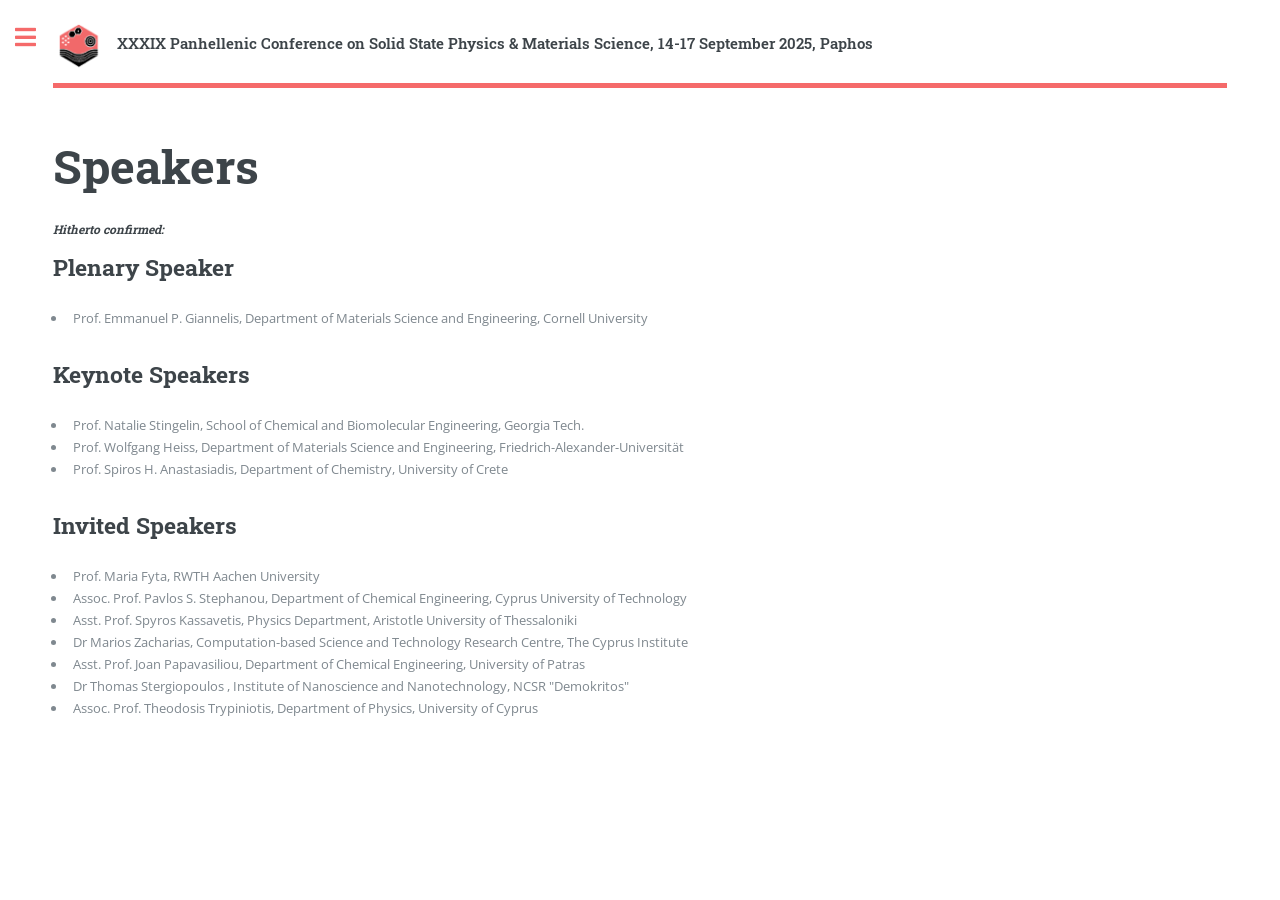
<file: speakers.html>
<!DOCTYPE HTML>
<!--
	Editorial by HTML5 UP
	html5up.net | @ajlkn
	Free for personal and commercial use under the CCA 3.0 license (html5up.net/license)
-->
<html>
<head>
    <title>XXXIX Panhellenic conference on Solid State Physics & Materials Science, 14-17 September
        2025, Paphos</title>
    <meta charset="utf-8"/>
    <meta name="viewport" content="width=device-width, initial-scale=1, user-scalable=no"/>
    <link rel="stylesheet" href="assets/css/main.css"/>
</head>
<body class="is-preload">

<!-- Wrapper -->
<div id="wrapper">

    <!-- Main -->
    <div id="main">
        <div class="inner">

            <!-- Header -->
            <!-- Header -->
            <header id="header">
                <a href="index.html" class="logo">
                    <img src="images/logo.png" alt="Conference Logo" height="50"
                         style="vertical-align: middle; margin-right: 10px;">
                    <strong>XXXIX Panhellenic Conference on Solid State Physics & Materials Science, 14-17 September
                        2025, Paphos</strong>
                </a>
            </header>


            <!-- Banner -->
            <section id="banner">
                <div class="content">
                    <header>
                        <h1>Speakers</h1>
                        <h5><i>Hitherto confirmed:</i></h5>
                    </header>

                    <h2>Plenary Speaker</h2>
                    <ul>
                        <li>Prof. Emmanuel P. Giannelis, Department of Materials Science and Engineering, Cornell University</li>
                    </ul>

                    <h2>Keynote Speakers</h2>
                    <ul>
                        <li>Prof. Natalie Stingelin, School of Chemical and Biomolecular Engineering, Georgia Tech.</li>
                        <li>Prof. Wolfgang Heiss, Department of Materials Science and Engineering, Friedrich-Alexander-Universität</li>
                        <li>Prof. Spiros H. Anastasiadis,  Department of Chemistry, University of Crete</li>
                    </ul>

                    <h2>Invited Speakers</h2>
                    <ul>
                        <li>Prof. Maria Fyta, RWTH Aachen University</li>
                        <li>Assoc. Prof. Pavlos S. Stephanou, Department of Chemical Engineering, Cyprus University of Technology</li>
                        <li>Asst. Prof. Spyros Kassavetis, Physics Department, Aristotle University of Thessaloniki</li>
                        <li>Dr Marios Zacharias, Computation-based Science and Technology Research Centre, The Cyprus Institute</li>
                        <li>Asst. Prof. Joan Papavasiliou, Department of Chemical Engineering, University of Patras</li>
                        <li>Dr Thomas Stergiopoulos , Institute of Nanoscience and Nanotechnology, NCSR "Demokritos"</li>
                        <li>Assoc. Prof. Theodosis Trypiniotis, Department of Physics, University of Cyprus</li>
                    </ul>
                </div>

            </section>


        </div>
    </div>

    <!-- Sidebar -->
    <div id="sidebar">
        <div class="inner">
            <!-- Menu -->
            <nav id="menu">
                <header class="major">
                    <h2>Menu</h2>
                </header>
                <ul>
                    <li><a href="index.html" class="active">Welcome</a></li>
                    <li><a href="topics.html">Scope &amp; Topics</a></li>
                    <li><a href="sponsors.html">Sponsors</a></li>
                    <li><a href="dates.html">Important Dates</a></li>
                    <li><a href="program.html">Program</a></li>
                    <li><a href="committees.html">Committees</a></li>
                    <li><a href="speakers.html">Invited Speakers</a></li>
                    <li><a href="venue.html">Venue</a></li>
                    <li><a href="registration.html">Registration</a></li>
                    <li><a href="accommodation.html">ACCOMMODATION</a></li>
                    <li><a href="submission.html">Abstract submission</a></li>
                    <li><a href="FSK39_2025_Paphos%20-%20ABSTRACTS%20BOOK.pdf" target="_blank">Book of Abstracts</a></li>                    <li><a href="contact.html">Contact</a></li>
                </ul>
            </nav>

            <!-- Section -->
            <section>
                <header class="major">
                    <h2>Organized by</h2>
                </header>
                <div class="mini-posts">
                    <div class="mini-posts">
                        <article>
                            <a href="https://www.cut.ac.cy/" class="image" target="_blank">
                                <img src="images/cut_logo.png" alt="Cyprus University of Technology">
                            </a>
                        </article>
                    </div>
                </div>


            </section>

            <!-- Section -->
            <section>
                <header class="major">
                    <h2>Announcements</h2>
                </header>
                <ul>
                                        <li><span class="date">22/06/2025</span><br/>The abstract submission deadline has been extended. <strong>The new deadline is July 04, 2025</strong><sup></sup>
                    </li>
					<li><span class="date">20/05/2025</span><br/>Abstract submission and Registration are open<sup></sup>
                    </li>
                    <li><span class="date">12/03/2025</span><br/>Conference Website is public<sup></sup>
                    </li>
                </ul>
            </section>

            <section style="display: none">

                <header class="major">
                    <h2>Confirmed Invited speakers</h2>
                </header>
                <ul>

                    <li>
                        <a href="index.html"
                           rel="external">Prof. Jacky Even</a> <br/>
                        National Institute of Applied Sciences Rennes (INSA Rennes), France
                    </li>

                    <li>
                        <a href="index.html"
                           rel="external">Prof. Giulo Nicola Felice Cerullo</a> <br/>
                        Politecnico di Milano, Italy
                    </li>


                    <li>
                        <a href="index.html"
                           rel="external">Prof. Thomas Anthopoulos</a> <br/>
                        University of Manchester, United Kingdom
                    </li>


                    <li>
                        <a href="index.html"
                           rel="external">Prof. Christos Likos</a> <br/>
                        University of Vienna, Austria
                    </li>
                    <li>
                        <a href="index.html"
                           rel="external">Prof. S. Ravi P. Silva</a> <br/>
                        University of Surrey, United Kingdom
                    </li>

                    <li>
                        <a href="index.html"
                           rel="external">Assoc. Prof. Panagiotis E. Keivanidis</a> <br/>
                        Cyprus University of Technology, Cyprus
                    </li>

                    <li>
                        <a href="index.html"
                           rel="external">Junior Prof. George (Yorgos) Volonakis</a> <br/>
                        University of Rennes, France
                    </li>

                    <li>
                        <a href="index.html"
                           rel="external">Assist. Prof. Vassilios Binas</a> <br/>
                        Aristotle University of Thessaloniki, Greece
                    </li>

                    <li>
                        <a href="index.html"
                           rel="external">Assist. Prof. Evangelos Papaioannou</a> <br/>
                        Aristotle university of Thessaloniki, Greece
                    </li>

                    <li><a href="index.html"
                           rel="external">Dr. Emanuel Stratakis</a> <br/>
                        Research Director, FORTH-IESL, Greece
                    </li>

                    <li>
                        <a href="index.html"
                           rel="external">Assist. Prof. Anna Tasolamprou</a> <br/>
                        National and Kapodistrian University of Athens, Greece
                    </li>

                    <li>
                        <a href="index.html"
                           rel="external">Prof. Lucas Goehring</a> <br/>
                        Nottingham Trent University, United Kingdom
                    </li>
                </ul>
            </section>

            <!-- Footer -->
            <footer id="footer">
                <p class="copyright">&copy; XXXIX Panhellenic conference on Solid State Physics & Materials Science,
                    14-17 September 2025, Paphos.</p>
                <p class="footer-copyright">
                    Designed &amp; Developed by <b><a href="https://rinnoco.com">Rinnoco Ltd</a></b>
                </p>
            </footer>

        </div>
    </div>

</div>

<!-- Scripts -->
<script src="assets/js/jquery.min.js"></script>
<script src="assets/js/browser.min.js"></script>
<script src="assets/js/breakpoints.min.js"></script>
<script src="assets/js/util.js"></script>
<script src="assets/js/main.js"></script>

</body>
</html>
</file>
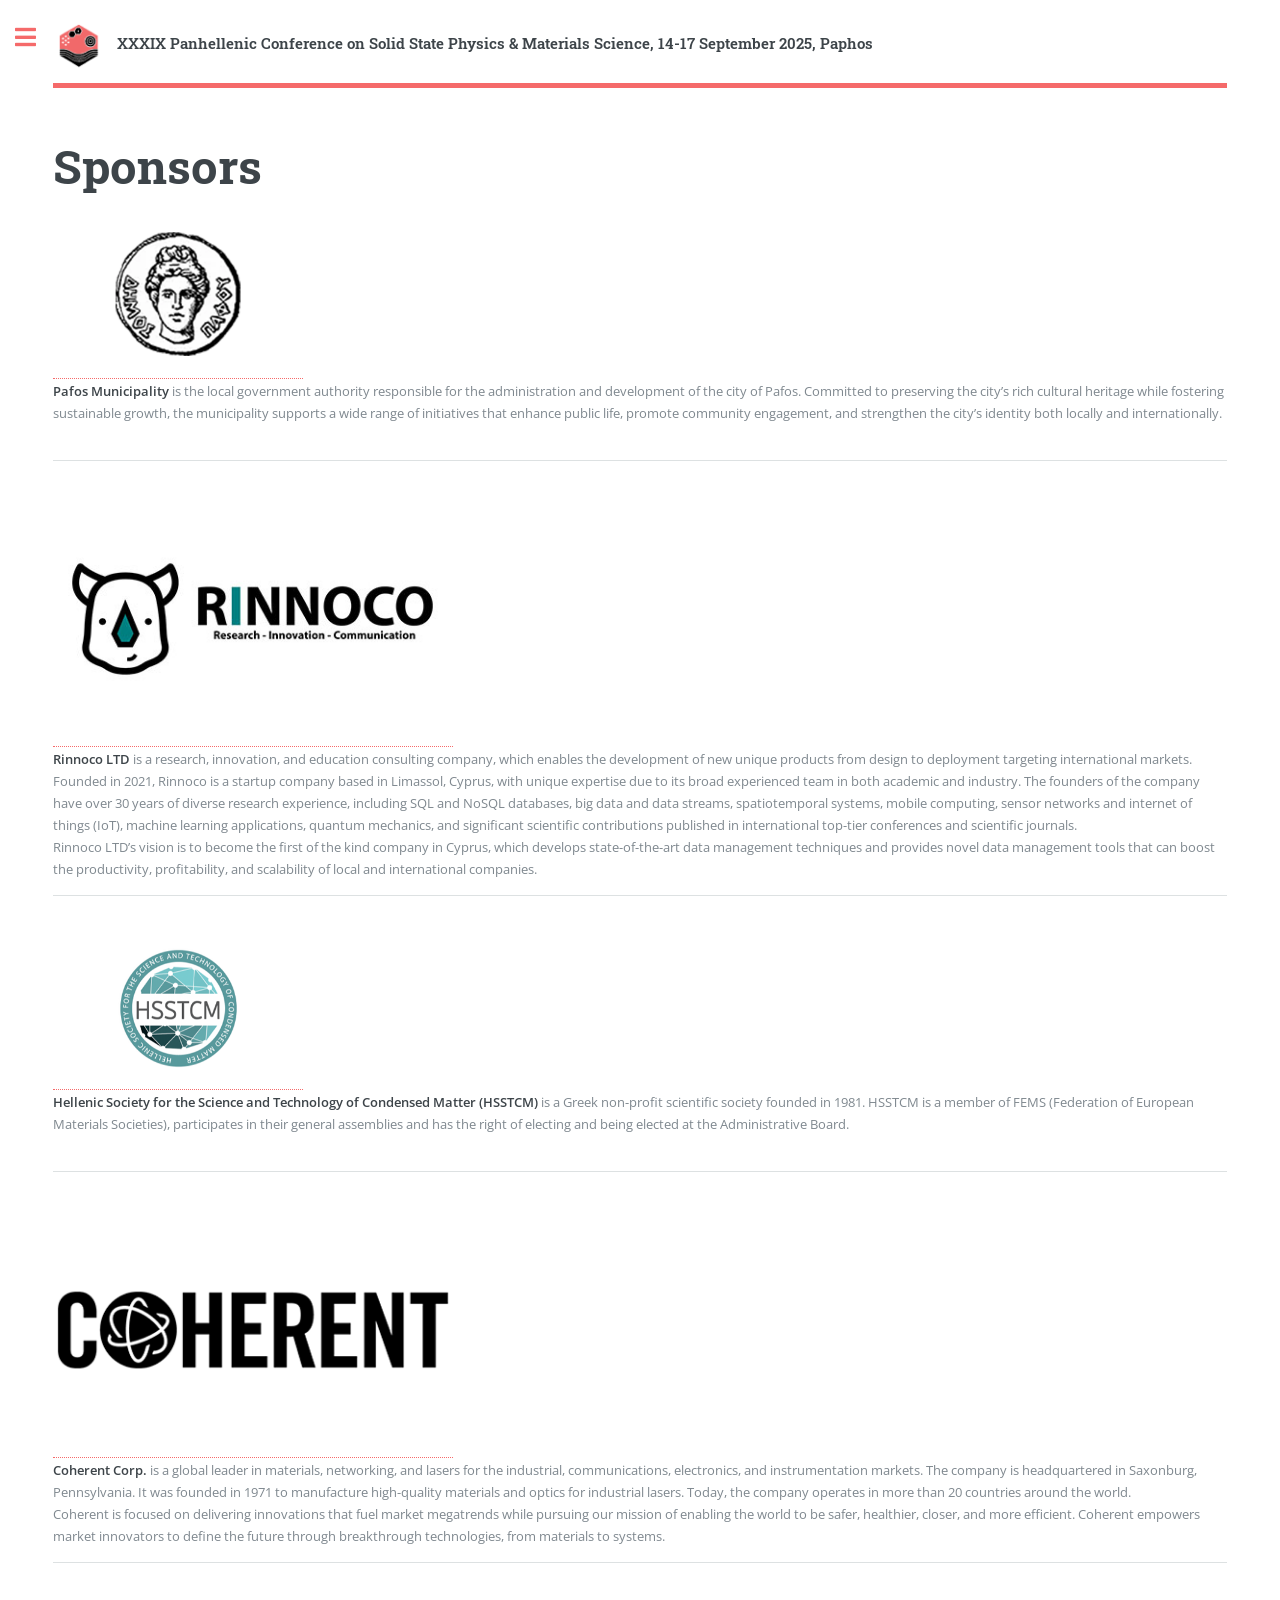
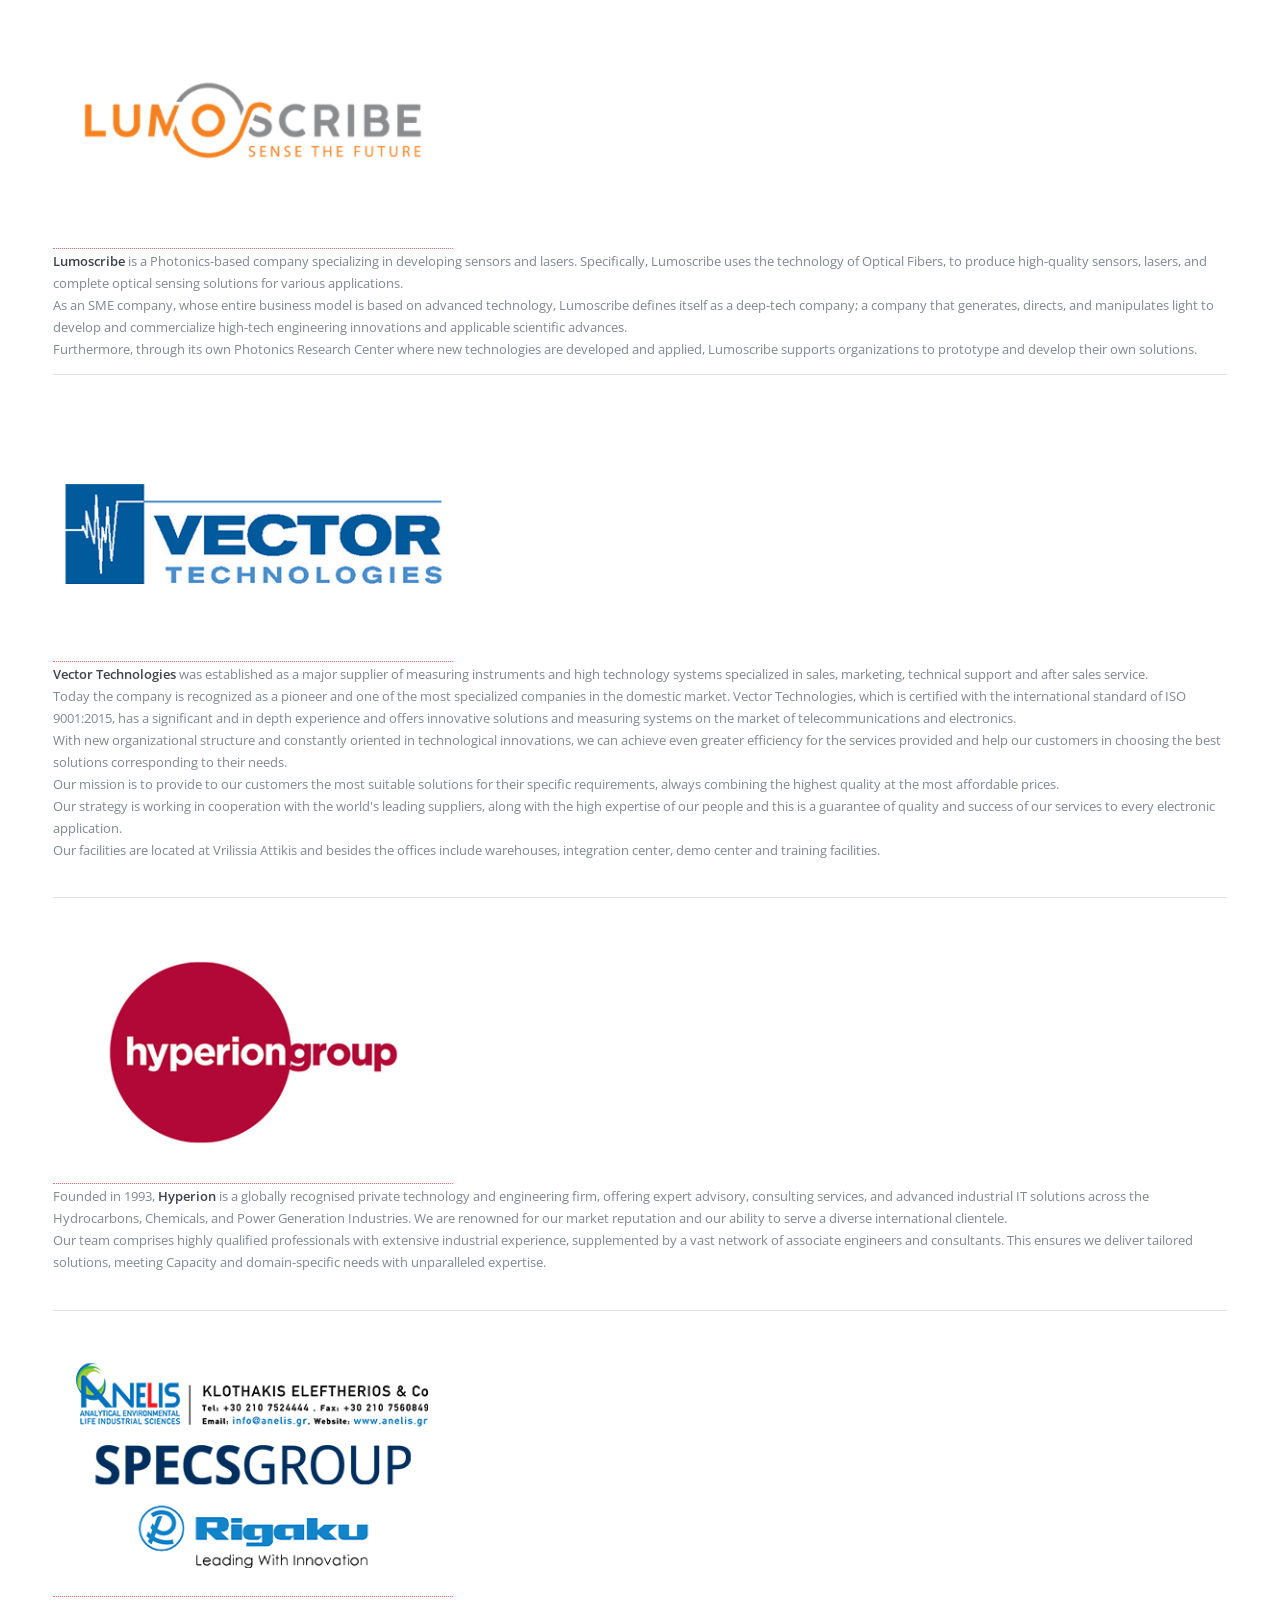
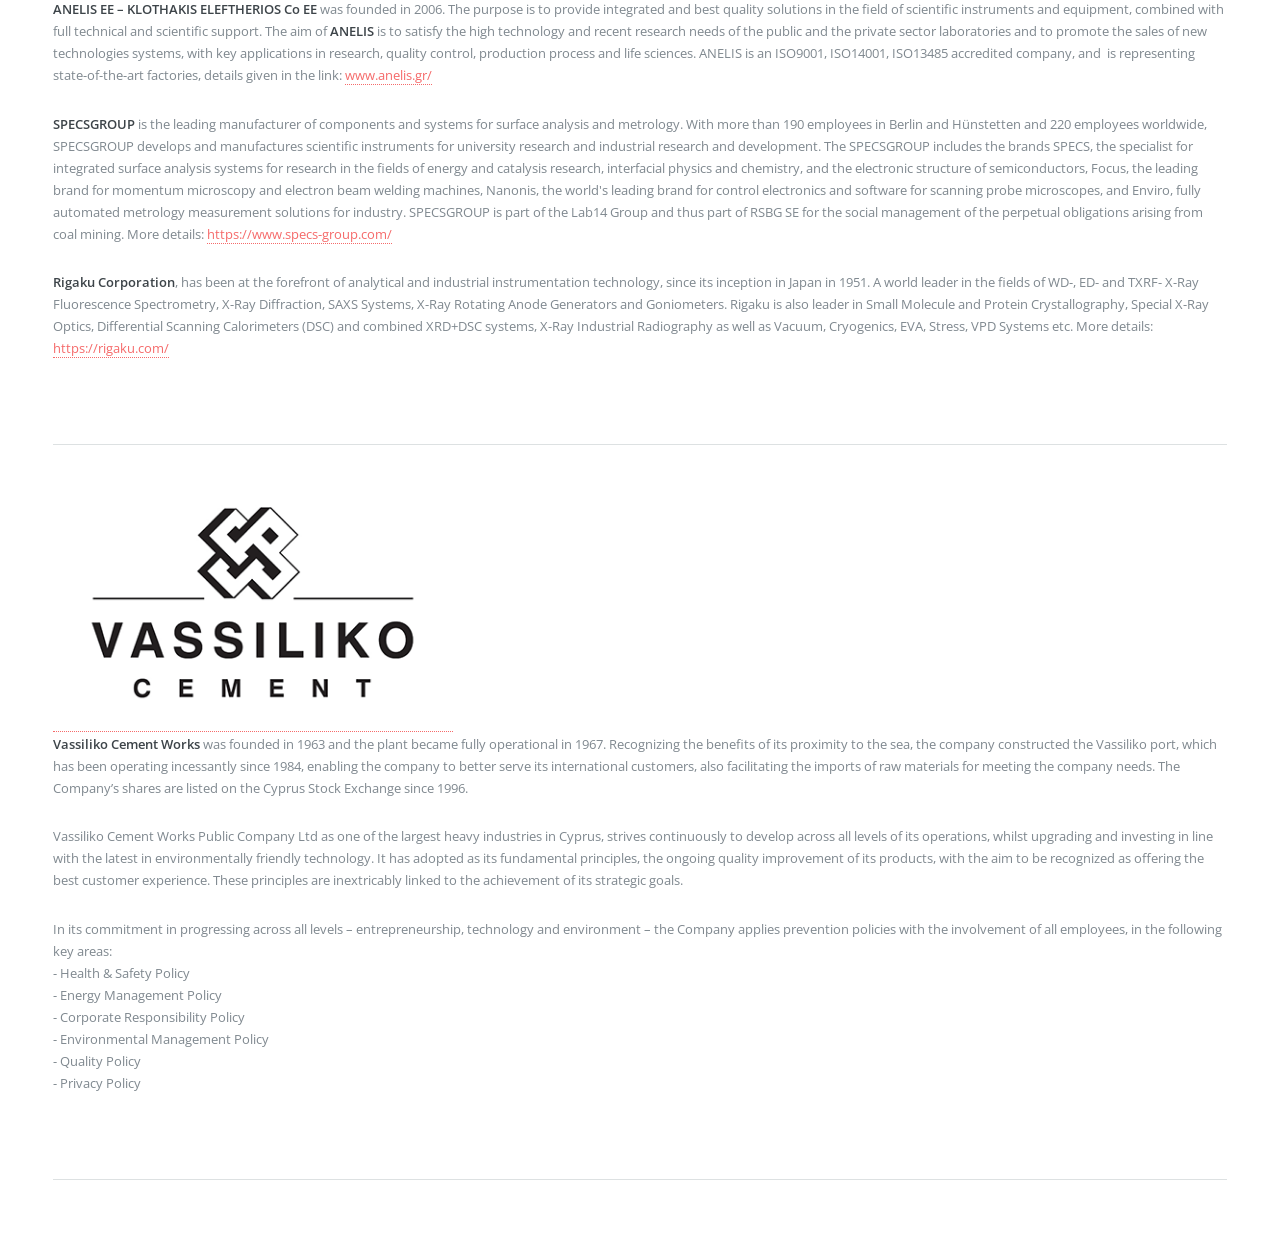
<file: sponsors.html>
<!DOCTYPE HTML>
<!--
	Editorial by HTML5 UP
	html5up.net | @ajlkn
	Free for personal and commercial use under the CCA 3.0 license (html5up.net/license)
-->
<html>
<head>
    <title>XXXIX Panhellenic conference on Solid State Physics & Materials Science, 14-17 September
        2025, Paphos</title>
    <meta charset="utf-8"/>
    <meta name="viewport" content="width=device-width, initial-scale=1, user-scalable=no"/>
    <link rel="stylesheet" href="assets/css/main.css"/>
</head>
<body class="is-preload">

<!-- Wrapper -->
<div id="wrapper">

    <!-- Main -->
    <div id="main">
        <div class="inner">

            <!-- Header -->
            <!-- Header -->
            <header id="header">
                <a href="index.html" class="logo">
                    <img src="images/logo.png" alt="Conference Logo" height="50"
                         style="vertical-align: middle; margin-right: 10px;">
                    <strong>XXXIX Panhellenic Conference on Solid State Physics & Materials Science, 14-17 September
                        2025, Paphos</strong>
                </a>
            </header>


            <!-- Banner -->
            <section id="banner">
                <div class="content">
                    <header>
                        <h1>Sponsors</h1>
                    </header>

                    <div class="centersponsor">
                        <a href="https://pafos.org.cy/" rel="external">
                            <img src="images/sponsors/pic06.png" width="250" alt="Pafos Municipality"/>
                        </a>
                    </div>
                    <strong>Pafos Municipality</strong> is the local government authority responsible for the
                    administration and
                    development of the city of Pafos. Committed to preserving the city’s rich cultural heritage
                    while fostering sustainable growth, the municipality supports a wide range of initiatives that
                    enhance public life, promote community engagement, and strengthen the city’s identity both
                    locally and internationally.
                    <br/>
                    <br/>
                    <hr/>
                    <br/>

                    <div class="centersponsor">
                        <a href="https://rinnoco.com" rel="external">
                            <img src="images/sponsors/pic01.jpg" width="400" alt="Rinnoco LTD"/>
                        </a>
                    </div>
                    <strong>Rinnoco LTD</strong> is a research, innovation, and education consulting company,
                    which enables the development of new unique products from design to deployment targeting
                    international markets.
                    <br>
                    Founded in 2021, Rinnoco is a startup company based in Limassol, Cyprus, with unique expertise due
                    to its broad experienced team in both academic and industry. The founders of the company have over
                    30 years of diverse research experience, including SQL and NoSQL databases, big data and data
                    streams, spatiotemporal systems, mobile computing, sensor networks and internet of things (IoT),
                    machine learning applications, quantum mechanics, and significant scientific contributions published
                    in international top-tier conferences and scientific journals.
                    <br>
                    Rinnoco LTD’s vision is to become the first of the kind company in Cyprus, which develops
                    state-of-the-art data management techniques and provides novel data management tools that can boost
                    the productivity, profitability, and scalability of local and international companies.
                    <br/>
                    <hr/>
                    <br/>
                    <div class="centersponsor">
                        <a href="https://hsstcm.eu/" rel="external">
                            <img src="images/sponsors/pic07.png" width="250" alt="HSSTCM"/>
                        </a>
                    </div>
                    <strong>Hellenic Society for the Science and Technology of Condensed Matter (HSSTCM)</strong> is
                    a
                    Greek non-profit scientific society founded in 1981. HSSTCM is a member of FEMS
                    (Federation of European Materials Societies), participates in their general assemblies and has
                    the
                    right of electing and being elected at the Administrative Board.
                    <br/>
                    <br/>
                    <hr/>
                    <br/>
                    <div class="centersponsor">
                        <a href="https://www.coherent.com/" rel="external">
                            <img src="images/sponsors/pic02.png" width="400" alt="Coherent Corp"/>
                        </a>
                    </div>
                    <strong>Coherent Corp.</strong> is a global leader in materials, networking, and lasers for the
                    industrial,
                    communications, electronics, and instrumentation markets. The company is headquartered in
                    Saxonburg, Pennsylvania. It was founded in 1971 to manufacture high-quality materials and optics
                    for industrial lasers. Today, the company operates in more than 20 countries around the world.

                    <br/>
                    Coherent is focused on delivering innovations that fuel market megatrends while pursuing our
                    mission of enabling the world to be safer, healthier, closer, and more efficient. Coherent
                    empowers market innovators to define the future through breakthrough technologies, from
                    materials to systems.
                    <br/>
                    <hr/>
                    <br/>
                    <div class="centersponsor">
                        <a href="https://lumoscribe.com/" rel="external">
                            <img src="images/sponsors/pic03.png" width="400" alt="Lumoscribe LTD"/>
                        </a>
                    </div>
                    <strong>Lumoscribe</strong> is a Photonics-based company specializing in developing sensors and
                    lasers.
                    Specifically, Lumoscribe uses the technology of Optical Fibers, to produce high-quality sensors,
                    lasers, and complete optical sensing solutions for various applications.
                    <br/>

                    As an SME company, whose entire business model is based on advanced technology, Lumoscribe
                    defines itself as a deep-tech company; a company that generates, directs, and manipulates light
                    to develop and commercialize high-tech engineering innovations and applicable scientific
                    advances.
                    <br/>

                    Furthermore, through its own Photonics Research Center where new technologies are developed and
                    applied, Lumoscribe supports organizations to prototype and develop their own solutions.
                    <br/>
                    <hr/>
                    <br/>
                    <div class="centersponsor">
                        <a href="https://www.vectortechnologies.gr/" rel="external">
                            <img src="images/sponsors/pic04.png" width="400" alt="Vector Technologies"/>
                        </a>
                    </div>
                    <strong>Vector Technologies </strong> was established as a major supplier of measuring instruments
                    and high technology systems specialized in sales, marketing, technical support and after sales
                    service.
                    <br/>
                    Today the company is recognized as a pioneer and one of the most specialized companies in the
                    domestic market. Vector Technologies, which is certified with the international standard of ISO
                    9001:2015, has a significant and in depth experience and offers innovative solutions and measuring
                    systems on the market of telecommunications and electronics.
                    <br/>

                    With new organizational structure and constantly oriented in technological innovations, we can
                    achieve even greater efficiency for the services provided and help our customers in choosing the
                    best solutions corresponding to their needs.
                    <br/>
                    Our mission is to provide to our customers the most suitable solutions for their specific
                    requirements, always combining the highest quality at the most affordable prices.
                    <br/>
                    Our strategy is working in cooperation with the world's leading suppliers, along with the high
                    expertise of our people and this is a guarantee of quality and success of our services to every
                    electronic application.
                    <br/>
                    Our facilities are located at Vrilissia Attikis and besides the offices include warehouses,
                    integration center, demo center and training facilities.
                    <br/>
                    <br/>
                    <hr/>
                    <br/>
                    <div class="centersponsor">
                        <a href="https://www.hyperionsystems.net/" rel="external">
                            <img src="images/sponsors/pic05.png" width="400" alt="Hyperion Group"/>
                        </a>
                    </div>
                    Founded in 1993, <strong>Hyperion</strong> is a globally recognised private technology and
                    engineering firm, offering
                    expert advisory, consulting services, and advanced industrial IT solutions across the Hydrocarbons,
                    Chemicals, and Power Generation Industries. We are renowned for our market reputation and our
                    ability to serve a diverse international clientele.
                    <br/>
                    Our team comprises highly qualified professionals with extensive industrial experience, supplemented
                    by a vast network of associate engineers and consultants. This ensures we deliver tailored
                    solutions, meeting Capacity and domain-specific needs with unparalleled expertise.
                    <br/>
                    <br/>
                    <hr/>
                    <br/>
                    <div class="centersponsor">
                        <a href="https://www.anelis.gr/" rel="external">
                            <img src="images/sponsors/pic08.png" width="400" alt="Anelis"/>
                        </a>
                    </div>
                    <p><strong>ANELIS EE &ndash; KLOTHAKIS ELEFTHERIOS Co EE</strong> was founded in 2006. The purpose
                        is to provide integrated and best quality solutions in the field of scientific instruments and
                        equipment, combined with full technical and scientific support. The aim of
                        <strong>ANELIS</strong> is to satisfy the high technology and recent research needs of the
                        public and the private sector laboratories and to promote the sales of new technologies systems,
                        with key applications in research, quality control, production process and life sciences. ANELIS
                        is an ISO9001, ISO14001, ISO13485 accredited company, and&nbsp; is representing state-of-the-art
                        factories, details given in the link: <a href="http://www.anelis.gr">www.anelis.gr/</a></p>

                    <p><strong>SPECSGROUP</strong> is the leading manufacturer of components and systems for surface
                        analysis and
                        metrology. With more than 190 employees in Berlin and Hünstetten and 220 employees worldwide,
                        SPECSGROUP develops and manufactures scientific instruments for university research and
                        industrial research and development. The SPECSGROUP includes the brands SPECS, the specialist
                        for integrated surface analysis systems for research in the fields of energy and catalysis
                        research, interfacial physics and chemistry, and the electronic structure of semiconductors,
                        Focus, the leading brand for momentum microscopy and electron beam welding machines, Nanonis,
                        the world's leading brand for control electronics and software for scanning probe microscopes,
                        and Enviro, fully automated metrology measurement solutions for industry. SPECSGROUP is part of
                        the Lab14 Group and thus part of RSBG SE for the social management of the perpetual obligations
                        arising from coal mining. More details: <a href="https://www.specs-group.com/">https://www.specs-group.com/</a>
                    </p>
                    <p><strong>Rigaku Corporation</strong>, has been at the forefront of analytical and industrial
                        instrumentation technology, since its inception in Japan in 1951. A world leader in the fields
                        of WD-, ED- and TXRF- X-Ray Fluorescence Spectrometry, X-Ray Diffraction, SAXS Systems, X-Ray
                        Rotating Anode Generators and Goniometers. Rigaku is also leader in Small Molecule and Protein
                        Crystallography, Special X-Ray Optics, Differential Scanning Calorimeters (DSC) and combined
                        XRD+DSC systems, X-Ray Industrial Radiography as well as Vacuum, Cryogenics, EVA, Stress, VPD
                        Systems etc. More details: <a href="https://rigaku.com/">https://rigaku.com/</a></p>

                    <br/>
                    <br/>
                    <hr/>
                    <br/>
                    <div class="centersponsor">
                        <a href="https://www.vassiliko.com/" rel="external">
                            <img src="images/sponsors/pic09.png" width="400" alt="VASSILIKO"/>
                        </a>
                    </div>
                    <p><strong>Vassiliko Cement Works</strong> was founded in 1963 and the plant became fully
                        operational in 1967. Recognizing the benefits of its proximity to the sea, the company
                        constructed the
                        Vassiliko port, which has been operating incessantly since 1984, enabling the company to better
                        serve its international customers, also facilitating the imports of raw materials for meeting
                        the company needs. The Company’s shares are listed on the Cyprus Stock Exchange since 1996.</p>

                    <p>Vassiliko Cement Works Public Company Ltd as one of the largest
                        heavy industries in Cyprus, strives continuously to develop across all levels of its operations,
                        whilst upgrading and investing in line with the latest in environmentally friendly technology.
                        It has adopted as its fundamental principles, the ongoing quality improvement of its products,
                        with the aim to be recognized as offering the best customer experience. These principles are
                        inextricably linked to the achievement of its strategic goals.</p>

                    <p>In its commitment in progressing across all levels –
                        entrepreneurship, technology and environment – the Company applies prevention policies with the
                        involvement of all employees, in the following key areas:<br>

                    - Health &amp; Safety Policy<br>
                    - Energy Management Policy<br>
                    - Corporate Responsibility Policy<br>
                    - Environmental Management Policy<br>
                    - Quality Policy<br>
                    - Privacy Policy<br>
                    </p>
                    <br/>
                    <br/>
                    <hr/>
                    <br/>
                </div>
            </section>
        </div>
    </div>

    <!-- Sidebar -->
    <div id="sidebar">
        <div class="inner">
            <!-- Menu -->
            <nav id="menu">
                <header class="major">
                    <h2>Menu</h2>
                </header>
                <ul>
                    <li><a href="index.html" class="active">Welcome</a></li>
                    <li><a href="topics.html">Scope &amp; Topics</a></li>
                    <li><a href="sponsors.html">Sponsors</a></li>
                    <li><a href="dates.html">Important Dates</a></li>
                    <li><a href="program.html">Program</a></li>
                    <li><a href="committees.html">Committees</a></li>
                    <li><a href="speakers.html">Invited Speakers</a></li>
                    <li><a href="venue.html">Venue</a></li>
                    <li><a href="registration.html">Registration</a></li>
                    <li><a href="accommodation.html">ACCOMMODATION</a></li>
                    <li><a href="submission.html">Abstract submission</a></li>
                    <li><a href="FSK39_2025_Paphos%20-%20ABSTRACTS%20BOOK.pdf" target="_blank">Book of Abstracts</a></li>                    <li><a href="contact.html">Contact</a></li>
                </ul>
            </nav>

            <!-- Section -->
            <section>
                <header class="major">
                    <h2>Organized by</h2>
                </header>
                <div class="mini-posts">
                    <article>
                        <a href="https://www.cut.ac.cy/" class="image" target="_blank">
                            <img src="images/cut_logo.png" alt="Cyprus University of Technology">
                        </a>
                    </article>
                </div>
            </section>

            <!-- Section -->
            <section>
                <header class="major">
                    <h2>Announcements</h2>
                </header>
                <ul>
                    <li><span class="date">22/06/2025</span><br/>The abstract submission deadline has been extended.
                        <strong>The new deadline is July 04, 2025</strong><sup></sup>
                    </li>
                    <li><span class="date">20/05/2025</span><br/>Abstract submission and Registration are
                        open<sup></sup>
                    </li>
                    <li><span class="date">12/03/2025</span><br/>Conference Website is public<sup></sup>
                    </li>
                </ul>
            </section>

            <section style="display: none">

                <header class="major">
                    <h2>Confirmed Invited speakers</h2>
                </header>
                <ul>

                    <li>
                        <a href="index.html"
                           rel="external">Prof. Jacky Even</a> <br/>
                        National Institute of Applied Sciences Rennes (INSA Rennes), France
                    </li>

                    <li>
                        <a href="index.html"
                           rel="external">Prof. Giulo Nicola Felice Cerullo</a> <br/>
                        Politecnico di Milano, Italy
                    </li>


                    <li>
                        <a href="index.html"
                           rel="external">Prof. Thomas Anthopoulos</a> <br/>
                        University of Manchester, United Kingdom
                    </li>


                    <li>
                        <a href="index.html"
                           rel="external">Prof. Christos Likos</a> <br/>
                        University of Vienna, Austria
                    </li>
                    <li>
                        <a href="index.html"
                           rel="external">Prof. S. Ravi P. Silva</a> <br/>
                        University of Surrey, United Kingdom
                    </li>

                    <li>
                        <a href="index.html"
                           rel="external">Assoc. Prof. Panagiotis E. Keivanidis</a> <br/>
                        Cyprus University of Technology, Cyprus
                    </li>

                    <li>
                        <a href="index.html"
                           rel="external">Junior Prof. George (Yorgos) Volonakis</a> <br/>
                        University of Rennes, France
                    </li>

                    <li>
                        <a href="index.html"
                           rel="external">Assist. Prof. Vassilios Binas</a> <br/>
                        Aristotle University of Thessaloniki, Greece
                    </li>

                    <li>
                        <a href="index.html"
                           rel="external">Assist. Prof. Evangelos Papaioannou</a> <br/>
                        Aristotle university of Thessaloniki, Greece
                    </li>

                    <li><a href="index.html"
                           rel="external">Dr. Emanuel Stratakis</a> <br/>
                        Research Director, FORTH-IESL, Greece
                    </li>

                    <li>
                        <a href="index.html"
                           rel="external">Assist. Prof. Anna Tasolamprou</a> <br/>
                        National and Kapodistrian University of Athens, Greece
                    </li>

                    <li>
                        <a href="index.html"
                           rel="external">Prof. Lucas Goehring</a> <br/>
                        Nottingham Trent University, United Kingdom
                    </li>
                </ul>
            </section>

            <!-- Footer -->
            <footer id="footer">
                <p class="copyright">&copy; XXXIX Panhellenic conference on Solid State Physics & Materials Science,
                    14-17 September 2025, Paphos.</p>
                <p class="footer-copyright">
                    Designed &amp; Developed by <b><a href="https://rinnoco.com">Rinnoco Ltd</a></b>
                </p>
            </footer>

        </div>
    </div>

</div>

<!-- Scripts -->
<script src="assets/js/jquery.min.js"></script>
<script src="assets/js/browser.min.js"></script>
<script src="assets/js/breakpoints.min.js"></script>
<script src="assets/js/util.js"></script>
<script src="assets/js/main.js"></script>

</body>
</html>
</file>
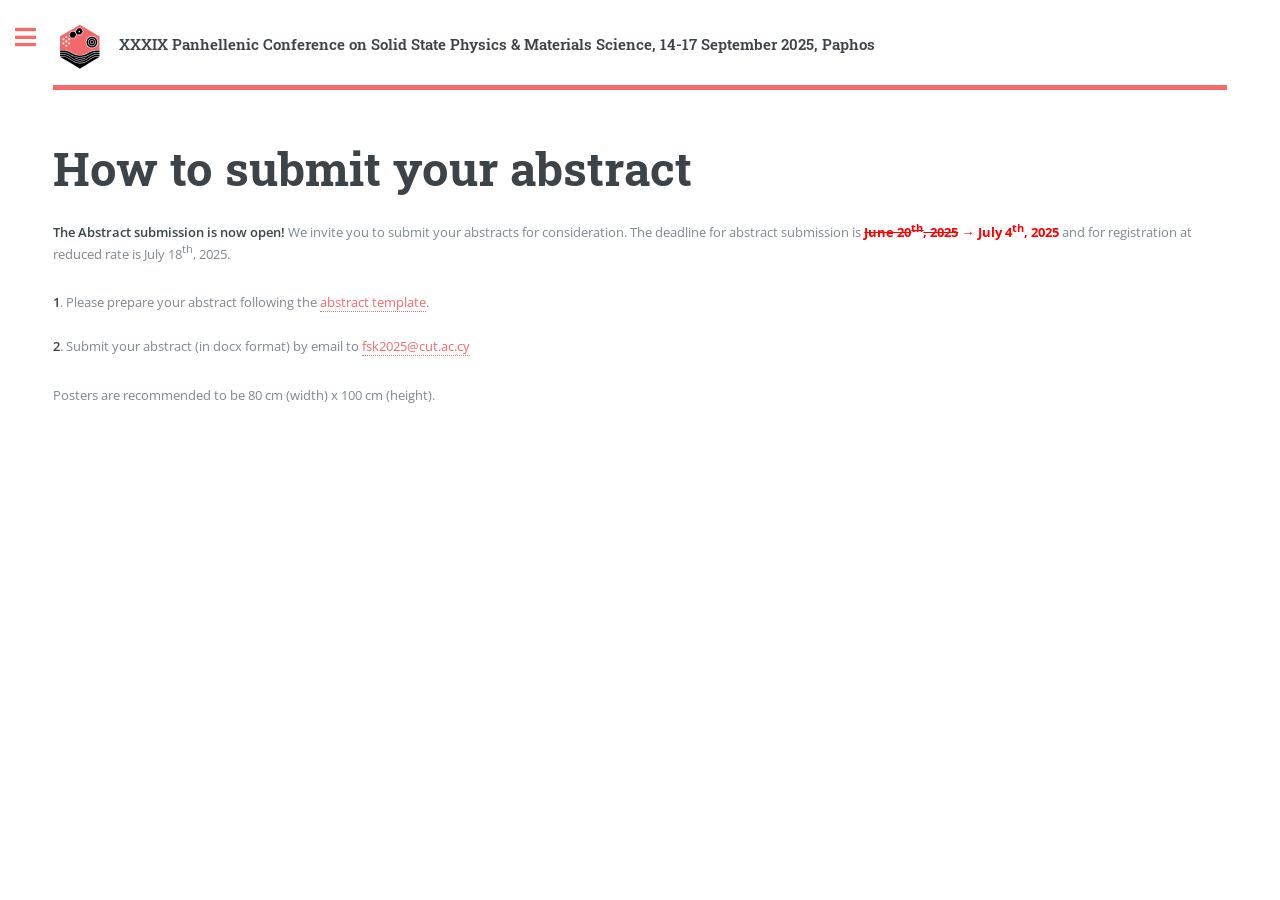
<file: submission.html>
<!DOCTYPE HTML>
<!--
	Editorial by HTML5 UP
	html5up.net | @ajlkn
	Free for personal and commercial use under the CCA 3.0 license (html5up.net/license)
-->
<html>
<head>
    <title>XXXIX Panhellenic conference on Solid State Physics & Materials Science, 14-17 September
        2025, Paphos</title>
    <meta charset="utf-8"/>
    <meta name="viewport" content="width=device-width, initial-scale=1, user-scalable=no"/>
    <link rel="stylesheet" href="assets/css/main.css"/>
</head>
<body class="is-preload">

<!-- Wrapper -->
<div id="wrapper">

    <!-- Main -->
    <div id="main">
        <div class="inner">

            <!-- Header -->
            <!-- Header -->
            <header id="header">
                <a href="index.html" class="logo">
                    <img src="images/logo.png" alt="Conference Logo" height="52"
                         style="vertical-align: middle; margin-right: 10px;">
                    <strong>XXXIX Panhellenic Conference on Solid State Physics & Materials Science, 14-17 September
                        2025, Paphos</strong>
                </a>
            </header>


            <!-- Banner -->
            <section id="banner">
                <div class="content">
                    <header>
                        <h1>How to submit your abstract</h1>
                    </header>

                    <p>
                        <strong>The Abstract submission is now open!</strong> We invite you to submit your abstracts for
                        consideration. The deadline for abstract submission is <span class="blinking"><del>June 20<sup>th</sup>, 2025</del> → July 4<sup>th</sup>, 2025</span> and for registration at reduced rate is July 18<sup>th</sup>, 2025.
                    </p>

                    <p>
                        <strong>1</strong>. Please prepare your abstract following the
                        <a href="docs/fsk2025_ABSTRACT_TEMPLATE.docx">abstract template</a>.<br/><br/>
                        <strong>2</strong>. Submit your abstract (in docx format) by email to <a href="mailto:fsk2025@cut.ac.cy">fsk2025@cut.ac.cy</a>
                    </p>

                    Posters are recommended to be 80 cm (width) x 100 cm (height).

                </div>
            </section>
        </div>
    </div>

    <!-- Sidebar -->
    <div id="sidebar">
        <div class="inner">
            <!-- Menu -->
            <nav id="menu">
                <header class="major">
                    <h2>Menu</h2>
                </header>
                <ul>
                    <li><a href="index.html" class="active">Welcome</a></li>
                    <li><a href="topics.html">Scope &amp; Topics</a></li>
                    <li><a href="sponsors.html">Sponsors</a></li>
                    <li><a href="dates.html">Important Dates</a></li>
                    <li><a href="program.html">Program</a></li>
                    <li><a href="committees.html">Committees</a></li>
                    <li><a href="speakers.html">Invited Speakers</a></li>
                    <li><a href="venue.html">Venue</a></li>
                    <li><a href="registration.html">Registration</a></li>
                    <li><a href="accommodation.html">ACCOMMODATION</a></li>
                    <li><a href="submission.html">Abstract submission</a></li>
                    <li><a href="FSK39_2025_Paphos%20-%20ABSTRACTS%20BOOK.pdf" target="_blank">Book of Abstracts</a></li>                    <li><a href="contact.html">Contact</a></li>
                </ul>
            </nav>

            <!-- Section -->
            <section>
                <header class="major">
                    <h2>Organized by</h2>
                </header>
                <div class="mini-posts">
                    <article>
                        <a href="https://www.cut.ac.cy/" class="image" target="_blank">
                            <img src="images/cut_logo.png" alt="Cyprus University of Technology">
                        </a>
                    </article>
                </div>


            </section>

            <!-- Section -->
            <section>
                <header class="major">
                    <h2>Announcements</h2>
                </header>
                <ul>
                                        <li><span class="date">22/06/2025</span><br/>The abstract submission deadline has been extended. <strong>The new deadline is July 04, 2025</strong><sup></sup>
                    </li>
					<li><span class="date">20/05/2025</span><br/>Abstract submission and Registration are open<sup></sup>
                    </li>
                    <li><span class="date">12/03/2025</span><br/>Conference Website is public<sup></sup>
                    </li>
                </ul>
            </section>

            <section style="display: none">

                <header class="major">
                    <h2>Confirmed Invited speakers</h2>
                </header>
                <ul>

                    <li>
                        <a href="index.html"
                           rel="external">Prof. Jacky Even</a> <br/>
                        National Institute of Applied Sciences Rennes (INSA Rennes), France
                    </li>

                    <li>
                        <a href="index.html"
                           rel="external">Prof. Giulo Nicola Felice Cerullo</a> <br/>
                        Politecnico di Milano, Italy
                    </li>


                    <li>
                        <a href="index.html"
                           rel="external">Prof. Thomas Anthopoulos</a> <br/>
                        University of Manchester, United Kingdom
                    </li>


                    <li>
                        <a href="index.html"
                           rel="external">Prof. Christos Likos</a> <br/>
                        University of Vienna, Austria
                    </li>
                    <li>
                        <a href="index.html"
                           rel="external">Prof. S. Ravi P. Silva</a> <br/>
                        University of Surrey, United Kingdom
                    </li>

                    <li>
                        <a href="index.html"
                           rel="external">Assoc. Prof. Panagiotis E. Keivanidis</a> <br/>
                        Cyprus University of Technology, Cyprus
                    </li>

                    <li>
                        <a href="index.html"
                           rel="external">Junior Prof. George (Yorgos) Volonakis</a> <br/>
                        University of Rennes, France
                    </li>

                    <li>
                        <a href="index.html"
                           rel="external">Assist. Prof. Vassilios Binas</a> <br/>
                        Aristotle University of Thessaloniki, Greece
                    </li>

                    <li>
                        <a href="index.html"
                           rel="external">Assist. Prof. Evangelos Papaioannou</a> <br/>
                        Aristotle university of Thessaloniki, Greece
                    </li>

                    <li><a href="index.html"
                           rel="external">Dr. Emanuel Stratakis</a> <br/>
                        Research Director, FORTH-IESL, Greece
                    </li>

                    <li>
                        <a href="index.html"
                           rel="external">Assist. Prof. Anna Tasolamprou</a> <br/>
                        National and Kapodistrian University of Athens, Greece
                    </li>

                    <li>
                        <a href="index.html"
                           rel="external">Prof. Lucas Goehring</a> <br/>
                        Nottingham Trent University, United Kingdom
                    </li>
                </ul>
            </section>

            <!-- Footer -->
            <footer id="footer">
                <p class="copyright">&copy; XXXIX Panhellenic conference on Solid State Physics & Materials Science,
                    14-17 September 2025, Paphos.</p>
                <p class="footer-copyright">
                    Designed &amp; Developed by <b><a href="https://rinnoco.com">Rinnoco Ltd</a></b>
                </p>
            </footer>

        </div>
    </div>

</div>

<!-- Scripts -->
<script src="assets/js/jquery.min.js"></script>
<script src="assets/js/browser.min.js"></script>
<script src="assets/js/breakpoints.min.js"></script>
<script src="assets/js/util.js"></script>
<script src="assets/js/main.js"></script>

</body>
</html>
</file>
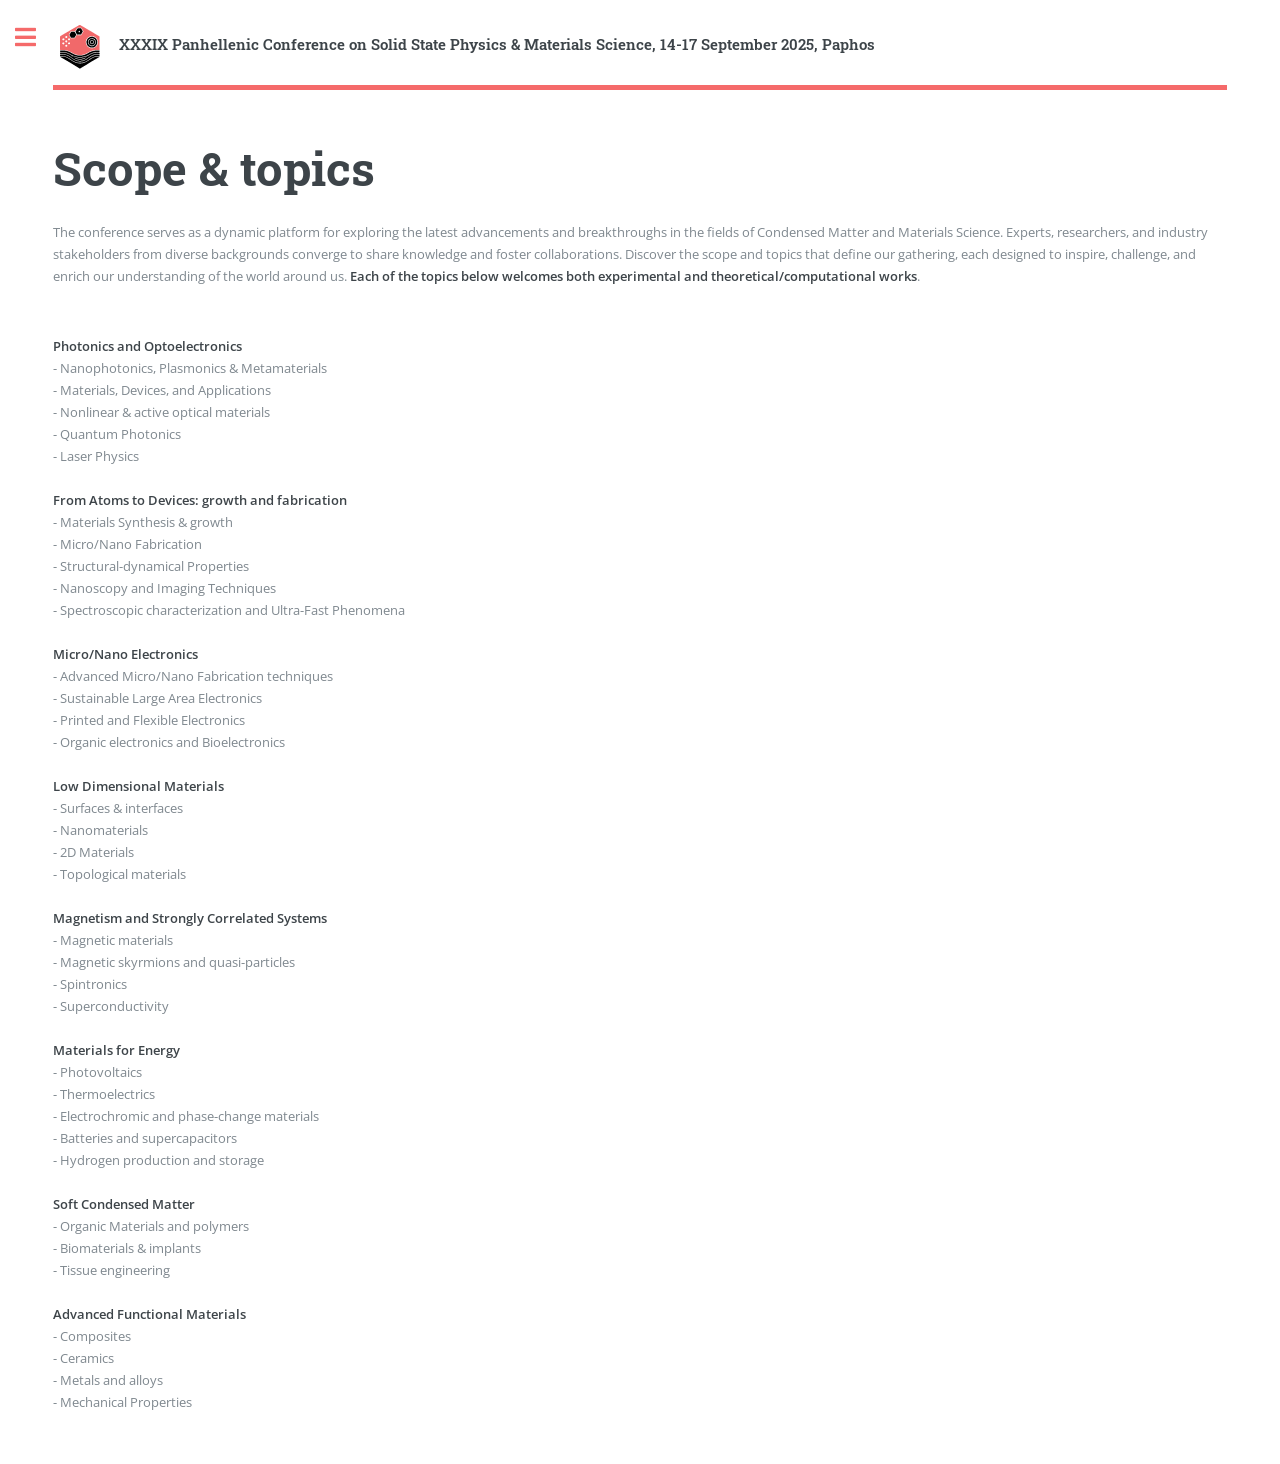
<file: topics.html>
<!DOCTYPE HTML>
<!--
	Editorial by HTML5 UP
	html5up.net | @ajlkn
	Free for personal and commercial use under the CCA 3.0 license (html5up.net/license)
-->
<html>
<head>
    <title>XXXIX Panhellenic conference on Solid State Physics & Materials Science, 14-17 September
        2025, Paphos</title>
    <meta charset="utf-8"/>
    <meta name="viewport" content="width=device-width, initial-scale=1, user-scalable=no"/>
    <link rel="stylesheet" href="assets/css/main.css"/>
</head>
<body class="is-preload">

<!-- Wrapper -->
<div id="wrapper">

    <!-- Main -->
    <div id="main">
        <div class="inner">

            <!-- Header -->
            <!-- Header -->
            <header id="header">
                <a href="index.html" class="logo">
                    <img src="images/logo.png" alt="Conference Logo" height="52"
                         style="vertical-align: middle; margin-right: 10px;">
                    <strong>XXXIX Panhellenic Conference on Solid State Physics & Materials Science, 14-17 September
                        2025, Paphos</strong>
                </a>
            </header>


            <!-- Banner -->
            <section id="banner">
                <div class="content">
                    <header>
                        <h1>Scope &amp; topics</h1>

                    </header>

                    <p>
                        The conference serves as a dynamic platform for exploring the latest advancements and
                        breakthroughs in the fields of Condensed Matter and Materials Science. Experts, researchers, and
                        industry stakeholders from diverse backgrounds converge to share knowledge and foster
                        collaborations. Discover the scope and topics that define our gathering, each designed to
                        inspire, challenge, and enrich our understanding of the world around us. <strong>Each of the
                        topics below welcomes both experimental and theoretical/computational works</strong>.
                    <p>

                    <div id="scope">
                        <br/> <strong>Photonics and Optoelectronics</strong>
                        <br/> - Nanophotonics, Plasmonics & Metamaterials
                        <br/> - Materials, Devices, and Applications
                        <br/> - Nonlinear & active optical materials
                        <br/> - Quantum Photonics
                        <br/> - Laser Physics
                        <br/>
                        <br/> <strong>From Atoms to Devices: growth and fabrication</strong>
                        <br/> - Materials Synthesis & growth
                        <br/> - Micro/Nano Fabrication
                        <br/> - Structural-dynamical Properties
                        <br/> - Nanoscopy and Imaging Techniques
                        <br/> - Spectroscopic characterization and Ultra-Fast Phenomena
                        <br/>
                        <br/> <strong>Micro/Nano Electronics</strong>
                        <br/> - Advanced Micro/Nano Fabrication techniques
                        <br/> - Sustainable Large Area Electronics
                        <br/> - Printed and Flexible Electronics
                        <br/> - Organic electronics and Bioelectronics
                        <br/>
                        <br/> <strong>Low Dimensional Materials</strong>
                        <br/> - Surfaces & interfaces
                        <br/> - Nanomaterials
                        <br/> - 2D Materials
                        <br/> - Topological materials
                        <br/>
                        <br/> <strong>Magnetism and Strongly Correlated Systems</strong>
                        <br/> - Magnetic materials
                        <br/> - Magnetic skyrmions and quasi-particles
                        <br/> - Spintronics
                        <br/> - Superconductivity
                        <br/>
                        <br/> <strong>Materials for Energy</strong>
                        <br/> - Photovoltaics
                        <br/> - Thermoelectrics
                        <br/> - Electrochromic and phase-change materials
                        <br/> - Batteries and supercapacitors
                        <br/> - Hydrogen production and storage
                        <br/>
                        <br/> <strong>Soft Condensed Matter</strong>
                        <br/> - Organic Materials and polymers
                        <br/> - Biomaterials & implants
                        <br/> - Tissue engineering
                        <br/>
                        <br/> <strong>Advanced Functional Materials</strong>
                        <br/> - Composites
                        <br/> - Ceramics
                        <br/> - Metals and alloys
                        <br/> - Mechanical Properties

                        <br/><br/>
                    </div>
                </div>
            </section>

        </div>
    </div>

    <!-- Sidebar -->
    <div id="sidebar">
        <div class="inner">
            <!-- Menu -->
            <nav id="menu">
                <header class="major">
                    <h2>Menu</h2>
                </header>
                <ul>
                    <li><a href="index.html" class="active">Welcome</a></li>
                    <li><a href="topics.html">Scope &amp; Topics</a></li>
                    <li><a href="sponsors.html">Sponsors</a></li>
                    <li><a href="dates.html">Important Dates</a></li>
                    <li><a href="program.html">Program</a></li>
                    <li><a href="committees.html">Committees</a></li>
                    <li><a href="speakers.html">Invited Speakers</a></li>
                    <li><a href="venue.html">Venue</a></li>
                    <li><a href="registration.html">Registration</a></li>
                    <li><a href="accommodation.html">ACCOMMODATION</a></li>
                    <li><a href="submission.html">Abstract submission</a></li>
                    <li><a href="FSK39_2025_Paphos%20-%20ABSTRACTS%20BOOK.pdf" target="_blank">Book of Abstracts</a></li>                    <li><a href="contact.html">Contact</a></li>
                </ul>
            </nav>

            <!-- Section -->
            <section>
                <header class="major">
                    <h2>Organized by</h2>
                </header>
                <div class="mini-posts">
                    <article>
                        <a href="https://www.cut.ac.cy/" class="image" target="_blank">
                            <img src="images/cut_logo.png" alt="Cyprus University of Technology">
                        </a>
                    </article>
                </div>


            </section>

            <!-- Section -->
            <section>
                <header class="major">
                    <h2>Announcements</h2>
                </header>
                <ul>
                                        <li><span class="date">22/06/2025</span><br/>The abstract submission deadline has been extended. <strong>The new deadline is July 04, 2025</strong><sup></sup>
                    </li>
					<li><span class="date">20/05/2025</span><br/>Abstract submission and Registration are open<sup></sup>
                    </li>
                    <li><span class="date">12/03/2025</span><br/>Conference Website is public<sup></sup>
                    </li>
                </ul>
            </section>

            <section style="display: none">

                <header class="major">
                    <h2>Confirmed Invited speakers</h2>
                </header>
                <ul>

                    <li>
                        <a href="index.html"
                           rel="external">Prof. Jacky Even</a> <br/>
                        National Institute of Applied Sciences Rennes (INSA Rennes), France
                    </li>

                    <li>
                        <a href="index.html"
                           rel="external">Prof. Giulo Nicola Felice Cerullo</a> <br/>
                        Politecnico di Milano, Italy
                    </li>


                    <li>
                        <a href="index.html"
                           rel="external">Prof. Thomas Anthopoulos</a> <br/>
                        University of Manchester, United Kingdom
                    </li>


                    <li>
                        <a href="index.html"
                           rel="external">Prof. Christos Likos</a> <br/>
                        University of Vienna, Austria
                    </li>
                    <li>
                        <a href="index.html"
                           rel="external">Prof. S. Ravi P. Silva</a> <br/>
                        University of Surrey, United Kingdom
                    </li>

                    <li>
                        <a href="index.html"
                           rel="external">Assoc. Prof. Panagiotis E. Keivanidis</a> <br/>
                        Cyprus University of Technology, Cyprus
                    </li>

                    <li>
                        <a href="index.html"
                           rel="external">Junior Prof. George (Yorgos) Volonakis</a> <br/>
                        University of Rennes, France
                    </li>

                    <li>
                        <a href="index.html"
                           rel="external">Assist. Prof. Vassilios Binas</a> <br/>
                        Aristotle University of Thessaloniki, Greece
                    </li>

                    <li>
                        <a href="index.html"
                           rel="external">Assist. Prof. Evangelos Papaioannou</a> <br/>
                        Aristotle university of Thessaloniki, Greece
                    </li>

                    <li><a href="index.html"
                           rel="external">Dr. Emanuel Stratakis</a> <br/>
                        Research Director, FORTH-IESL, Greece
                    </li>

                    <li>
                        <a href="index.html"
                           rel="external">Assist. Prof. Anna Tasolamprou</a> <br/>
                        National and Kapodistrian University of Athens, Greece
                    </li>

                    <li>
                        <a href="index.html"
                           rel="external">Prof. Lucas Goehring</a> <br/>
                        Nottingham Trent University, United Kingdom
                    </li>
                </ul>
            </section>

            <!-- Footer -->
            <footer id="footer">
                <p class="copyright">&copy; XXXIX Panhellenic conference on Solid State Physics & Materials Science,
                    14-17 September 2025, Paphos.</p>
                <p class="footer-copyright">
                    Designed &amp; Developed by <b><a href="https://rinnoco.com">Rinnoco Ltd</a></b>
                </p>
            </footer>

        </div>
    </div>

</div>

<!-- Scripts -->
<script src="assets/js/jquery.min.js"></script>
<script src="assets/js/browser.min.js"></script>
<script src="assets/js/breakpoints.min.js"></script>
<script src="assets/js/util.js"></script>
<script src="assets/js/main.js"></script>

</body>
</html>
</file>
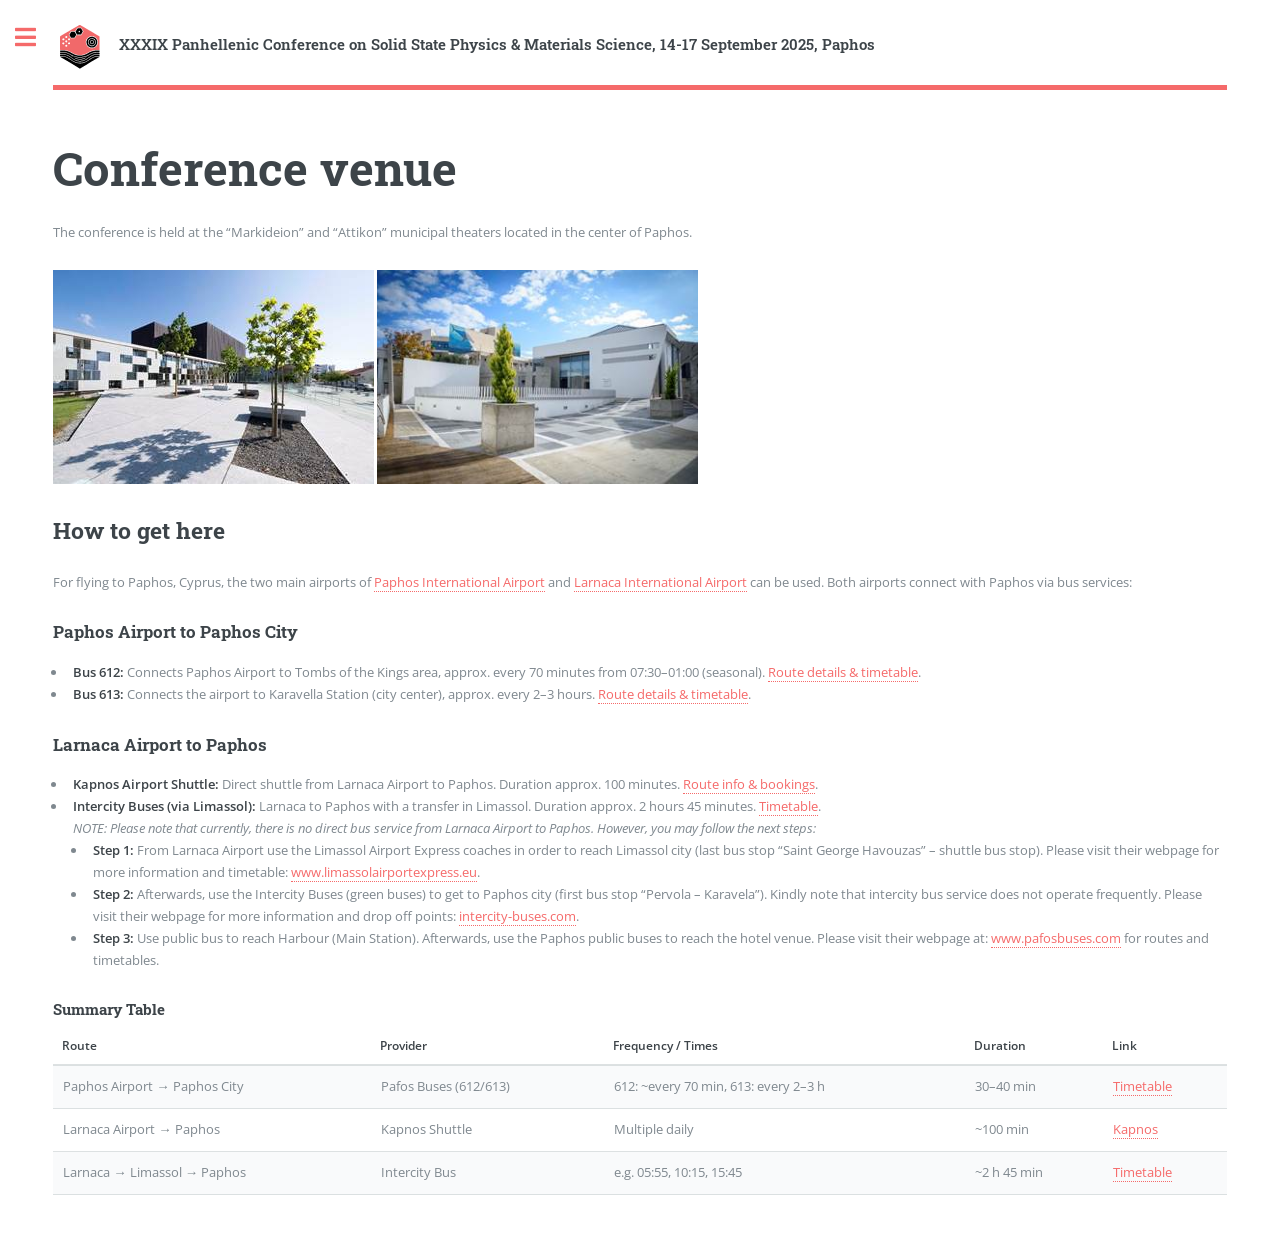
<file: venue.html>
<!DOCTYPE HTML>
<!--
	Editorial by HTML5 UP
	html5up.net | @ajlkn
	Free for personal and commercial use under the CCA 3.0 license (html5up.net/license)
-->
<html>
<head>
    <title>XXXIX Panhellenic conference on Solid State Physics & Materials Science, 14-17 September
        2025, Paphos</title>
    <meta charset="utf-8"/>
    <meta name="viewport" content="width=device-width, initial-scale=1, user-scalable=no"/>
    <link rel="stylesheet" href="assets/css/main.css"/>
</head>
<body class="is-preload">

<!-- Wrapper -->
<div id="wrapper">

    <!-- Main -->
    <div id="main">
        <div class="inner">

            <!-- Header -->
            <!-- Header -->
            <header id="header">
                <a href="index.html" class="logo">
                    <img src="images/logo.png" alt="Conference Logo" height="52"
                         style="vertical-align: middle; margin-right: 10px;">
                    <strong>XXXIX Panhellenic Conference on Solid State Physics & Materials Science, 14-17 September
                        2025, Paphos</strong>
                </a>
            </header>


            <!-- Banner -->
            <section id="banner">
                <div class="content">
                    <header>
                        <h1>Conference venue</h1></header>


                    <p>
                        The conference is held at the “Markideion” and “Attikon” municipal theaters located in the
                        center of Paphos.
                    </p>
                    <img src="images/Markideion.jpg" height="214" alt="Markideion"/>
                    <img src="images/Attikon.jpg" height="214" alt="Attikon"/>


                    <br/><br/>

                    <h2>How to get here</h2>
                    <section id="travel-to-paphos">
                        <!--                        <h2>Travel to Paphos, Cyprus</h2>-->
                        <p>
                            For flying to Paphos, Cyprus, the two main airports of
                            <a href="https://www.google.com/maps?q=Paphos+International+Airport" target="_blank">Paphos
                                International Airport</a> and
                            <a href="https://www.google.com/maps?q=Larnaca+International+Airport" target="_blank">Larnaca
                                International Airport</a>
                            can be used. Both airports connect with Paphos via bus services:
                        </p>

                        <h3>Paphos Airport to Paphos City</h3>
                        <ul>
                            <li>
                                <strong>Bus 612:</strong> Connects Paphos Airport to Tombs of the Kings area, approx.
                                every 70 minutes from 07:30–01:00 (seasonal).
                                <a href="https://www.pafosbuses.com/pafos-airport-bus-routes-1/612" target="_blank">Route
                                    details & timetable</a>.
                            </li>
                            <li>
                                <strong>Bus 613:</strong> Connects the airport to Karavella Station (city center),
                                approx. every 2–3 hours.
                                <a href="https://www.pafosbuses.com/pafos-airport-bus-routes-1/613" target="_blank">Route
                                    details & timetable</a>.
                            </li>
                        </ul>

                        <h3>Larnaca Airport to Paphos</h3>
                        <ul>
                            <li>
                                <strong>Kapnos Airport Shuttle:</strong> Direct shuttle from Larnaca Airport to Paphos.
                                Duration approx. 100 minutes.
                                <a href="https://kapnosairportshuttle.com/routes/7/en/1" target="_blank">Route info &
                                    bookings</a>.
                            </li>
                            <li>
                                <strong>Intercity Buses (via Limassol):</strong> Larnaca to Paphos with a transfer in
                                Limassol. Duration approx. 2 hours 45 minutes.
                                <a href="https://intercity-buses.com/en/routes/larnaca-limassol-paphos-paphos-limassol-larnaca/"
                                   target="_blank">Timetable</a>.<br>
                                <i>NOTE: Please note that currently, there is no direct bus service from Larnaca Airport
                                    to Paphos. However, you may follow the next steps:</i>
                                <ul>
                                    <li><b>Step 1:</b> From Larnaca Airport use the Limassol Airport Express coaches in
                                        order to reach Limassol city (last bus stop “Saint George Havouzas” – shuttle
                                        bus stop). Please visit their webpage for more information and timetable: <a
                                                href="https://limassolairportexpress.eu/" target="_blank">www.limassolairportexpress.eu</a>.
                                    </li>
                                    <li><b>Step 2:</b> Afterwards, use the Intercity Buses (green buses) to get to
                                        Paphos city (first bus stop “Pervola – Karavela”). Kindly note that intercity
                                        bus service does not operate frequently. Please visit their webpage for more
                                        information and drop off points: <a
                                                href="http://intercity-buses.com/en/" target="_blank">intercity-buses.com</a>.
                                    </li>
                                    <li><b>Step 3:</b> Use public bus to reach Harbour (Main Station). Afterwards, use
                                        the Paphos public buses to reach the hotel venue. Please visit their webpage at:
                                        <a href="http://www.pafosbuses.com/" target="_blank">www.pafosbuses.com</a> for
                                        routes and timetables.
                                    </li>
                                </ul>
                                </article></i>
                            </li>
                        </ul>

                        <h4>Summary Table</h4>
                        <table border="1" cellspacing="0" cellpadding="6">
                            <thead>
                            <tr>
                                <th>Route</th>
                                <th>Provider</th>
                                <th>Frequency / Times</th>
                                <th>Duration</th>
                                <th>Link</th>
                            </tr>
                            </thead>
                            <tbody>
                            <tr>
                                <td>Paphos Airport → Paphos City</td>
                                <td>Pafos Buses (612/613)</td>
                                <td>612: ~every 70 min, 613: every 2–3 h</td>
                                <td>30–40 min</td>
                                <td><a href="https://www.pafosbuses.com/pafos-airport-bus-routes" target="_blank">Timetable</a>
                                </td>
                            </tr>
                            <tr>
                                <td>Larnaca Airport → Paphos</td>
                                <td>Kapnos Shuttle</td>
                                <td>Multiple daily</td>
                                <td>~100 min</td>
                                <td><a href="https://kapnosairportshuttle.com/routes/7/en/1" target="_blank">Kapnos</a>
                                </td>
                            </tr>
                            <tr>
                                <td>Larnaca → Limassol → Paphos</td>
                                <td>Intercity Bus</td>
                                <td>e.g. 05:55, 10:15, 15:45</td>
                                <td>~2 h 45 min</td>
                                <td>
                                    <a href="https://intercity-buses.com/en/routes/larnaca-limassol-paphos-paphos-limassol-larnaca/"
                                       target="_blank">Timetable</a></td>
                            </tr>
                            </tbody>
                        </table>
                    </section>


                </div>
            </section>

        </div>
    </div>

    <!-- Sidebar -->
    <div id="sidebar">
        <div class="inner">
            <!-- Menu -->
            <nav id="menu">
                <header class="major">
                    <h2>Menu</h2>
                </header>
                <ul>
                    <li><a href="index.html" class="active">Welcome</a></li>
                    <li><a href="topics.html">Scope &amp; Topics</a></li>
                    <li><a href="sponsors.html">Sponsors</a></li>
                    <li><a href="dates.html">Important Dates</a></li>
                    <li><a href="program.html">Program</a></li>
                    <li><a href="committees.html">Committees</a></li>
                    <li><a href="speakers.html">Invited Speakers</a></li>
                    <li><a href="venue.html">Venue</a></li>
                    <li><a href="registration.html">Registration</a></li>
                    <li><a href="accommodation.html">ACCOMMODATION</a></li>
                    <li><a href="submission.html">Abstract submission</a></li>
                    <li><a href="FSK39_2025_Paphos%20-%20ABSTRACTS%20BOOK.pdf" target="_blank">Book of Abstracts</a></li>                    <li><a href="contact.html">Contact</a></li>
                </ul>
            </nav>

            <!-- Section -->
            <section>
                <header class="major">
                    <h2>Organized by</h2>
                </header>
                <div class="mini-posts">
                    <article>
                        <a href="https://www.cut.ac.cy/" class="image" target="_blank">
                            <img src="images/cut_logo.png" alt="Cyprus University of Technology">
                        </a>
                    </article>
                </div>
            </section>

            <!-- Section -->
            <section>
                <header class="major">
                    <h2>Announcements</h2>
                </header>
                <ul>
                    <li><span class="date">22/06/2025</span><br/>The abstract submission deadline has been extended.
                        <strong>The new deadline is July 04, 2025</strong><sup></sup>
                    </li>
                    <li><span class="date">20/05/2025</span><br/>Abstract submission and Registration are
                        open<sup></sup>
                    </li>
                    <li><span class="date">12/03/2025</span><br/>Conference Website is public<sup></sup>
                    </li>
                </ul>
            </section>

            <section style="display: none">

                <header class="major">
                    <h2>Confirmed Invited speakers</h2>
                </header>
                <ul>

                    <li>
                        <a href="index.html"
                           rel="external">Prof. Jacky Even</a> <br/>
                        National Institute of Applied Sciences Rennes (INSA Rennes), France
                    </li>

                    <li>
                        <a href="index.html"
                           rel="external">Prof. Giulo Nicola Felice Cerullo</a> <br/>
                        Politecnico di Milano, Italy
                    </li>


                    <li>
                        <a href="index.html"
                           rel="external">Prof. Thomas Anthopoulos</a> <br/>
                        University of Manchester, United Kingdom
                    </li>


                    <li>
                        <a href="index.html"
                           rel="external">Prof. Christos Likos</a> <br/>
                        University of Vienna, Austria
                    </li>
                    <li>
                        <a href="index.html"
                           rel="external">Prof. S. Ravi P. Silva</a> <br/>
                        University of Surrey, United Kingdom
                    </li>

                    <li>
                        <a href="index.html"
                           rel="external">Assoc. Prof. Panagiotis E. Keivanidis</a> <br/>
                        Cyprus University of Technology, Cyprus
                    </li>

                    <li>
                        <a href="index.html"
                           rel="external">Junior Prof. George (Yorgos) Volonakis</a> <br/>
                        University of Rennes, France
                    </li>

                    <li>
                        <a href="index.html"
                           rel="external">Assist. Prof. Vassilios Binas</a> <br/>
                        Aristotle University of Thessaloniki, Greece
                    </li>

                    <li>
                        <a href="index.html"
                           rel="external">Assist. Prof. Evangelos Papaioannou</a> <br/>
                        Aristotle university of Thessaloniki, Greece
                    </li>

                    <li><a href="index.html"
                           rel="external">Dr. Emanuel Stratakis</a> <br/>
                        Research Director, FORTH-IESL, Greece
                    </li>

                    <li>
                        <a href="index.html"
                           rel="external">Assist. Prof. Anna Tasolamprou</a> <br/>
                        National and Kapodistrian University of Athens, Greece
                    </li>

                    <li>
                        <a href="index.html"
                           rel="external">Prof. Lucas Goehring</a> <br/>
                        Nottingham Trent University, United Kingdom
                    </li>
                </ul>
            </section>

            <!-- Footer -->
            <footer id="footer">
                <p class="copyright">&copy; XXXIX Panhellenic conference on Solid State Physics & Materials Science,
                    14-17 September 2025, Paphos.</p>
                <p class="footer-copyright">
                    Designed &amp; Developed by <b><a href="https://rinnoco.com">Rinnoco Ltd</a></b>
                </p>
            </footer>

        </div>
    </div>

</div>

<!-- Scripts -->
<script src="assets/js/jquery.min.js"></script>
<script src="assets/js/browser.min.js"></script>
<script src="assets/js/breakpoints.min.js"></script>
<script src="assets/js/util.js"></script>
<script src="assets/js/main.js"></script>

</body>
</html>
</file>
<file: assets/css/main.css>
@import url(fontawesome-all.min.css);
@import url("https://fonts.googleapis.com/css?family=Open+Sans:400,600,400italic,600italic|Roboto+Slab:400,700");
/*
	Editorial by HTML5 UP
	html5up.net | @ajlkn
	Free for personal and commercial use under the CCA 3.0 license (html5up.net/license)
*/
html, body, div, span, applet, object,
iframe, h1, h2, h3, h4, h5, h6, p, blockquote,
pre, a, abbr, acronym, address, big, cite,
code, del, dfn, em, img, ins, kbd, q, s, samp,
small, strike, strong, sub, sup, tt, var, b,
u, i, center, dl, dt, dd, ol, ul, li, fieldset,
form, label, legend, table, caption, tbody,
tfoot, thead, tr, th, td, article, aside,
canvas, details, embed, figure, figcaption,
footer, header, hgroup, menu, nav, output, ruby,
section, summary, time, mark, audio, video {
  margin: 0;
  padding: 0;
  border: 0;
  font-size: 100%;
  font: inherit;
  vertical-align: baseline; }

article, aside, details, figcaption, figure,
footer, header, hgroup, menu, nav, section {
  display: block; }

body {
  line-height: 1; }

ol, ul {
  list-style: none; }

blockquote, q {
  quotes: none; }
  blockquote:before, blockquote:after, q:before, q:after {
    content: '';
    content: none; }

table {
  border-collapse: collapse;
  border-spacing: 0; }

body {
  -webkit-text-size-adjust: none; }

mark {
  background-color: transparent;
  color: inherit; }

input::-moz-focus-inner {
  border: 0;
  padding: 0; }

input, select, textarea {
  -moz-appearance: none;
  -webkit-appearance: none;
  -ms-appearance: none;
  appearance: none; }

/* Basic */
@-ms-viewport {
  width: device-width; }

body {
  -ms-overflow-style: scrollbar; }

@media screen and (max-width: 480px) {
  html, body {
    min-width: 320px; } }

html {
  box-sizing: border-box; }

*, *:before, *:after {
  box-sizing: inherit; }

body {
  background: #ffffff; }
  body.is-preload *, body.is-preload *:before, body.is-preload *:after, body.is-resizing *, body.is-resizing *:before, body.is-resizing *:after {
    -moz-animation: none !important;
    -webkit-animation: none !important;
    -ms-animation: none !important;
    animation: none !important;
    -moz-transition: none !important;
    -webkit-transition: none !important;
    -ms-transition: none !important;
    transition: none !important; }

/* Type */
body, input, select, textarea {
  color: #7f888f;
  font-family: "Open Sans", sans-serif;
  font-size: 13pt;
  font-weight: 400;
  line-height: 1.65; }
  @media screen and (max-width: 1680px) {
    body, input, select, textarea {
      font-size: 11pt; } }
  @media screen and (max-width: 1280px) {
    body, input, select, textarea {
      font-size: 10pt; } }
  @media screen and (max-width: 360px) {
    body, input, select, textarea {
      font-size: 9pt; } }

a {
  -moz-transition: color 0.2s ease-in-out, border-bottom-color 0.2s ease-in-out;
  -webkit-transition: color 0.2s ease-in-out, border-bottom-color 0.2s ease-in-out;
  -ms-transition: color 0.2s ease-in-out, border-bottom-color 0.2s ease-in-out;
  transition: color 0.2s ease-in-out, border-bottom-color 0.2s ease-in-out;
  border-bottom: dotted 1px;
  color: #f56a6a;
  text-decoration: none; }
  a:hover {
    border-bottom-color: #f56a6a;
    color: #f56a6a !important; }
    a:hover strong {
      color: inherit; }

strong, b {
  color: #3d4449;
  font-weight: 600; }

em, i {
  font-style: italic; }

p {
  margin: 0 0 2em 0; }

h1, h2, h3, h4, h5, h6 {
  color: #3d4449;
  font-family: "Roboto Slab", serif;
  font-weight: 700;
  line-height: 1.5;
  margin: 0 0 1em 0; }
  h1 a, h2 a, h3 a, h4 a, h5 a, h6 a {
    color: inherit;
    text-decoration: none;
    border-bottom: 0; }

h1 {
  font-size: 4em;
  margin: 0 0 0.5em 0;
  line-height: 1.3; }

h2 {
  font-size: 1.75em; }

h3 {
  font-size: 1.25em; }

h4 {
  font-size: 1.1em; }

h5 {
  font-size: 0.9em; }

h6 {
  font-size: 0.7em; }

@media screen and (max-width: 1680px) {
  h1 {
    font-size: 3.5em; } }

@media screen and (max-width: 980px) {
  h1 {
    font-size: 3.25em; } }

@media screen and (max-width: 736px) {
  h1 {
    font-size: 2em;
    line-height: 1.4; }
  h2 {
    font-size: 1.5em; } }

sub {
  font-size: 0.8em;
  position: relative;
  top: 0.5em; }

sup {
  font-size: 0.8em;
  position: relative;
  top: -0.5em; }

blockquote {
  border-left: solid 3px rgba(210, 215, 217, 0.75);
  font-style: italic;
  margin: 0 0 2em 0;
  padding: 0.5em 0 0.5em 2em; }

code {
  background: rgba(230, 235, 237, 0.25);
  border-radius: 0.375em;
  border: solid 1px rgba(210, 215, 217, 0.75);
  font-family: "Courier New", monospace;
  font-size: 0.9em;
  margin: 0 0.25em;
  padding: 0.25em 0.65em; }

pre {
  -webkit-overflow-scrolling: touch;
  font-family: "Courier New", monospace;
  font-size: 0.9em;
  margin: 0 0 2em 0; }
  pre code {
    display: block;
    line-height: 1.75;
    padding: 1em 1.5em;
    overflow-x: auto; }

hr {
  border: 0;
  border-bottom: solid 1px rgba(210, 215, 217, 0.75);
  margin: 1em 0; }
  hr.major {
    margin: 2em 0; }

.align-left {
  text-align: left; }

.align-center {
  text-align: center; }

.align-right {
  text-align: right; }

/* Row */
.row {
  display: flex;
  flex-wrap: wrap;
  box-sizing: border-box;
  align-items: stretch; }
  .row > * {
    box-sizing: border-box; }
  .row.gtr-uniform > * > :last-child {
    margin-bottom: 0; }
  .row.aln-left {
    justify-content: flex-start; }
  .row.aln-center {
    justify-content: center; }
  .row.aln-right {
    justify-content: flex-end; }
  .row.aln-top {
    align-items: flex-start; }
  .row.aln-middle {
    align-items: center; }
  .row.aln-bottom {
    align-items: flex-end; }
  .row > .imp {
    order: -1; }
  .row > .col-1 {
    width: 8.33333%; }
  .row > .off-1 {
    margin-left: 8.33333%; }
  .row > .col-2 {
    width: 16.66667%; }
  .row > .off-2 {
    margin-left: 16.66667%; }
  .row > .col-3 {
    width: 25%; }
  .row > .off-3 {
    margin-left: 25%; }
  .row > .col-4 {
    width: 33.33333%; }
  .row > .off-4 {
    margin-left: 33.33333%; }
  .row > .col-5 {
    width: 41.66667%; }
  .row > .off-5 {
    margin-left: 41.66667%; }
  .row > .col-6 {
    width: 50%; }
  .row > .off-6 {
    margin-left: 50%; }
  .row > .col-7 {
    width: 58.33333%; }
  .row > .off-7 {
    margin-left: 58.33333%; }
  .row > .col-8 {
    width: 66.66667%; }
  .row > .off-8 {
    margin-left: 66.66667%; }
  .row > .col-9 {
    width: 75%; }
  .row > .off-9 {
    margin-left: 75%; }
  .row > .col-10 {
    width: 83.33333%; }
  .row > .off-10 {
    margin-left: 83.33333%; }
  .row > .col-11 {
    width: 91.66667%; }
  .row > .off-11 {
    margin-left: 91.66667%; }
  .row > .col-12 {
    width: 100%; }
  .row > .off-12 {
    margin-left: 100%; }
  .row.gtr-0 {
    margin-top: 0;
    margin-left: 0em; }
    .row.gtr-0 > * {
      padding: 0 0 0 0em; }
    .row.gtr-0.gtr-uniform {
      margin-top: 0em; }
      .row.gtr-0.gtr-uniform > * {
        padding-top: 0em; }
  .row.gtr-25 {
    margin-top: 0;
    margin-left: -0.375em; }
    .row.gtr-25 > * {
      padding: 0 0 0 0.375em; }
    .row.gtr-25.gtr-uniform {
      margin-top: -0.375em; }
      .row.gtr-25.gtr-uniform > * {
        padding-top: 0.375em; }
  .row.gtr-50 {
    margin-top: 0;
    margin-left: -0.75em; }
    .row.gtr-50 > * {
      padding: 0 0 0 0.75em; }
    .row.gtr-50.gtr-uniform {
      margin-top: -0.75em; }
      .row.gtr-50.gtr-uniform > * {
        padding-top: 0.75em; }
  .row {
    margin-top: 0;
    margin-left: -1.5em; }
    .row > * {
      padding: 0 0 0 1.5em; }
    .row.gtr-uniform {
      margin-top: -1.5em; }
      .row.gtr-uniform > * {
        padding-top: 1.5em; }
  .row.gtr-150 {
    margin-top: 0;
    margin-left: -2.25em; }
    .row.gtr-150 > * {
      padding: 0 0 0 2.25em; }
    .row.gtr-150.gtr-uniform {
      margin-top: -2.25em; }
      .row.gtr-150.gtr-uniform > * {
        padding-top: 2.25em; }
  .row.gtr-200 {
    margin-top: 0;
    margin-left: -3em; }
    .row.gtr-200 > * {
      padding: 0 0 0 3em; }
    .row.gtr-200.gtr-uniform {
      margin-top: -3em; }
      .row.gtr-200.gtr-uniform > * {
        padding-top: 3em; }
  @media screen and (max-width: 1680px) {
    .row {
      display: flex;
      flex-wrap: wrap;
      box-sizing: border-box;
      align-items: stretch; }
      .row > * {
        box-sizing: border-box; }
      .row.gtr-uniform > * > :last-child {
        margin-bottom: 0; }
      .row.aln-left {
        justify-content: flex-start; }
      .row.aln-center {
        justify-content: center; }
      .row.aln-right {
        justify-content: flex-end; }
      .row.aln-top {
        align-items: flex-start; }
      .row.aln-middle {
        align-items: center; }
      .row.aln-bottom {
        align-items: flex-end; }
      .row > .imp-xlarge {
        order: -1; }
      .row > .col-1-xlarge {
        width: 8.33333%; }
      .row > .off-1-xlarge {
        margin-left: 8.33333%; }
      .row > .col-2-xlarge {
        width: 16.66667%; }
      .row > .off-2-xlarge {
        margin-left: 16.66667%; }
      .row > .col-3-xlarge {
        width: 25%; }
      .row > .off-3-xlarge {
        margin-left: 25%; }
      .row > .col-4-xlarge {
        width: 33.33333%; }
      .row > .off-4-xlarge {
        margin-left: 33.33333%; }
      .row > .col-5-xlarge {
        width: 41.66667%; }
      .row > .off-5-xlarge {
        margin-left: 41.66667%; }
      .row > .col-6-xlarge {
        width: 50%; }
      .row > .off-6-xlarge {
        margin-left: 50%; }
      .row > .col-7-xlarge {
        width: 58.33333%; }
      .row > .off-7-xlarge {
        margin-left: 58.33333%; }
      .row > .col-8-xlarge {
        width: 66.66667%; }
      .row > .off-8-xlarge {
        margin-left: 66.66667%; }
      .row > .col-9-xlarge {
        width: 75%; }
      .row > .off-9-xlarge {
        margin-left: 75%; }
      .row > .col-10-xlarge {
        width: 83.33333%; }
      .row > .off-10-xlarge {
        margin-left: 83.33333%; }
      .row > .col-11-xlarge {
        width: 91.66667%; }
      .row > .off-11-xlarge {
        margin-left: 91.66667%; }
      .row > .col-12-xlarge {
        width: 100%; }
      .row > .off-12-xlarge {
        margin-left: 100%; }
      .row.gtr-0 {
        margin-top: 0;
        margin-left: 0em; }
        .row.gtr-0 > * {
          padding: 0 0 0 0em; }
        .row.gtr-0.gtr-uniform {
          margin-top: 0em; }
          .row.gtr-0.gtr-uniform > * {
            padding-top: 0em; }
      .row.gtr-25 {
        margin-top: 0;
        margin-left: -0.375em; }
        .row.gtr-25 > * {
          padding: 0 0 0 0.375em; }
        .row.gtr-25.gtr-uniform {
          margin-top: -0.375em; }
          .row.gtr-25.gtr-uniform > * {
            padding-top: 0.375em; }
      .row.gtr-50 {
        margin-top: 0;
        margin-left: -0.75em; }
        .row.gtr-50 > * {
          padding: 0 0 0 0.75em; }
        .row.gtr-50.gtr-uniform {
          margin-top: -0.75em; }
          .row.gtr-50.gtr-uniform > * {
            padding-top: 0.75em; }
      .row {
        margin-top: 0;
        margin-left: -1.5em; }
        .row > * {
          padding: 0 0 0 1.5em; }
        .row.gtr-uniform {
          margin-top: -1.5em; }
          .row.gtr-uniform > * {
            padding-top: 1.5em; }
      .row.gtr-150 {
        margin-top: 0;
        margin-left: -2.25em; }
        .row.gtr-150 > * {
          padding: 0 0 0 2.25em; }
        .row.gtr-150.gtr-uniform {
          margin-top: -2.25em; }
          .row.gtr-150.gtr-uniform > * {
            padding-top: 2.25em; }
      .row.gtr-200 {
        margin-top: 0;
        margin-left: -3em; }
        .row.gtr-200 > * {
          padding: 0 0 0 3em; }
        .row.gtr-200.gtr-uniform {
          margin-top: -3em; }
          .row.gtr-200.gtr-uniform > * {
            padding-top: 3em; } }
  @media screen and (max-width: 1280px) {
    .row {
      display: flex;
      flex-wrap: wrap;
      box-sizing: border-box;
      align-items: stretch; }
      .row > * {
        box-sizing: border-box; }
      .row.gtr-uniform > * > :last-child {
        margin-bottom: 0; }
      .row.aln-left {
        justify-content: flex-start; }
      .row.aln-center {
        justify-content: center; }
      .row.aln-right {
        justify-content: flex-end; }
      .row.aln-top {
        align-items: flex-start; }
      .row.aln-middle {
        align-items: center; }
      .row.aln-bottom {
        align-items: flex-end; }
      .row > .imp-large {
        order: -1; }
      .row > .col-1-large {
        width: 8.33333%; }
      .row > .off-1-large {
        margin-left: 8.33333%; }
      .row > .col-2-large {
        width: 16.66667%; }
      .row > .off-2-large {
        margin-left: 16.66667%; }
      .row > .col-3-large {
        width: 25%; }
      .row > .off-3-large {
        margin-left: 25%; }
      .row > .col-4-large {
        width: 33.33333%; }
      .row > .off-4-large {
        margin-left: 33.33333%; }
      .row > .col-5-large {
        width: 41.66667%; }
      .row > .off-5-large {
        margin-left: 41.66667%; }
      .row > .col-6-large {
        width: 50%; }
      .row > .off-6-large {
        margin-left: 50%; }
      .row > .col-7-large {
        width: 58.33333%; }
      .row > .off-7-large {
        margin-left: 58.33333%; }
      .row > .col-8-large {
        width: 66.66667%; }
      .row > .off-8-large {
        margin-left: 66.66667%; }
      .row > .col-9-large {
        width: 75%; }
      .row > .off-9-large {
        margin-left: 75%; }
      .row > .col-10-large {
        width: 83.33333%; }
      .row > .off-10-large {
        margin-left: 83.33333%; }
      .row > .col-11-large {
        width: 91.66667%; }
      .row > .off-11-large {
        margin-left: 91.66667%; }
      .row > .col-12-large {
        width: 100%; }
      .row > .off-12-large {
        margin-left: 100%; }
      .row.gtr-0 {
        margin-top: 0;
        margin-left: 0em; }
        .row.gtr-0 > * {
          padding: 0 0 0 0em; }
        .row.gtr-0.gtr-uniform {
          margin-top: 0em; }
          .row.gtr-0.gtr-uniform > * {
            padding-top: 0em; }
      .row.gtr-25 {
        margin-top: 0;
        margin-left: -0.375em; }
        .row.gtr-25 > * {
          padding: 0 0 0 0.375em; }
        .row.gtr-25.gtr-uniform {
          margin-top: -0.375em; }
          .row.gtr-25.gtr-uniform > * {
            padding-top: 0.375em; }
      .row.gtr-50 {
        margin-top: 0;
        margin-left: -0.75em; }
        .row.gtr-50 > * {
          padding: 0 0 0 0.75em; }
        .row.gtr-50.gtr-uniform {
          margin-top: -0.75em; }
          .row.gtr-50.gtr-uniform > * {
            padding-top: 0.75em; }
      .row {
        margin-top: 0;
        margin-left: -1.5em; }
        .row > * {
          padding: 0 0 0 1.5em; }
        .row.gtr-uniform {
          margin-top: -1.5em; }
          .row.gtr-uniform > * {
            padding-top: 1.5em; }
      .row.gtr-150 {
        margin-top: 0;
        margin-left: -2.25em; }
        .row.gtr-150 > * {
          padding: 0 0 0 2.25em; }
        .row.gtr-150.gtr-uniform {
          margin-top: -2.25em; }
          .row.gtr-150.gtr-uniform > * {
            padding-top: 2.25em; }
      .row.gtr-200 {
        margin-top: 0;
        margin-left: -3em; }
        .row.gtr-200 > * {
          padding: 0 0 0 3em; }
        .row.gtr-200.gtr-uniform {
          margin-top: -3em; }
          .row.gtr-200.gtr-uniform > * {
            padding-top: 3em; } }
  @media screen and (max-width: 980px) {
    .row {
      display: flex;
      flex-wrap: wrap;
      box-sizing: border-box;
      align-items: stretch; }
      .row > * {
        box-sizing: border-box; }
      .row.gtr-uniform > * > :last-child {
        margin-bottom: 0; }
      .row.aln-left {
        justify-content: flex-start; }
      .row.aln-center {
        justify-content: center; }
      .row.aln-right {
        justify-content: flex-end; }
      .row.aln-top {
        align-items: flex-start; }
      .row.aln-middle {
        align-items: center; }
      .row.aln-bottom {
        align-items: flex-end; }
      .row > .imp-medium {
        order: -1; }
      .row > .col-1-medium {
        width: 8.33333%; }
      .row > .off-1-medium {
        margin-left: 8.33333%; }
      .row > .col-2-medium {
        width: 16.66667%; }
      .row > .off-2-medium {
        margin-left: 16.66667%; }
      .row > .col-3-medium {
        width: 25%; }
      .row > .off-3-medium {
        margin-left: 25%; }
      .row > .col-4-medium {
        width: 33.33333%; }
      .row > .off-4-medium {
        margin-left: 33.33333%; }
      .row > .col-5-medium {
        width: 41.66667%; }
      .row > .off-5-medium {
        margin-left: 41.66667%; }
      .row > .col-6-medium {
        width: 50%; }
      .row > .off-6-medium {
        margin-left: 50%; }
      .row > .col-7-medium {
        width: 58.33333%; }
      .row > .off-7-medium {
        margin-left: 58.33333%; }
      .row > .col-8-medium {
        width: 66.66667%; }
      .row > .off-8-medium {
        margin-left: 66.66667%; }
      .row > .col-9-medium {
        width: 75%; }
      .row > .off-9-medium {
        margin-left: 75%; }
      .row > .col-10-medium {
        width: 83.33333%; }
      .row > .off-10-medium {
        margin-left: 83.33333%; }
      .row > .col-11-medium {
        width: 91.66667%; }
      .row > .off-11-medium {
        margin-left: 91.66667%; }
      .row > .col-12-medium {
        width: 100%; }
      .row > .off-12-medium {
        margin-left: 100%; }
      .row.gtr-0 {
        margin-top: 0;
        margin-left: 0em; }
        .row.gtr-0 > * {
          padding: 0 0 0 0em; }
        .row.gtr-0.gtr-uniform {
          margin-top: 0em; }
          .row.gtr-0.gtr-uniform > * {
            padding-top: 0em; }
      .row.gtr-25 {
        margin-top: 0;
        margin-left: -0.375em; }
        .row.gtr-25 > * {
          padding: 0 0 0 0.375em; }
        .row.gtr-25.gtr-uniform {
          margin-top: -0.375em; }
          .row.gtr-25.gtr-uniform > * {
            padding-top: 0.375em; }
      .row.gtr-50 {
        margin-top: 0;
        margin-left: -0.75em; }
        .row.gtr-50 > * {
          padding: 0 0 0 0.75em; }
        .row.gtr-50.gtr-uniform {
          margin-top: -0.75em; }
          .row.gtr-50.gtr-uniform > * {
            padding-top: 0.75em; }
      .row {
        margin-top: 0;
        margin-left: -1.5em; }
        .row > * {
          padding: 0 0 0 1.5em; }
        .row.gtr-uniform {
          margin-top: -1.5em; }
          .row.gtr-uniform > * {
            padding-top: 1.5em; }
      .row.gtr-150 {
        margin-top: 0;
        margin-left: -2.25em; }
        .row.gtr-150 > * {
          padding: 0 0 0 2.25em; }
        .row.gtr-150.gtr-uniform {
          margin-top: -2.25em; }
          .row.gtr-150.gtr-uniform > * {
            padding-top: 2.25em; }
      .row.gtr-200 {
        margin-top: 0;
        margin-left: -3em; }
        .row.gtr-200 > * {
          padding: 0 0 0 3em; }
        .row.gtr-200.gtr-uniform {
          margin-top: -3em; }
          .row.gtr-200.gtr-uniform > * {
            padding-top: 3em; } }
  @media screen and (max-width: 736px) {
    .row {
      display: flex;
      flex-wrap: wrap;
      box-sizing: border-box;
      align-items: stretch; }
      .row > * {
        box-sizing: border-box; }
      .row.gtr-uniform > * > :last-child {
        margin-bottom: 0; }
      .row.aln-left {
        justify-content: flex-start; }
      .row.aln-center {
        justify-content: center; }
      .row.aln-right {
        justify-content: flex-end; }
      .row.aln-top {
        align-items: flex-start; }
      .row.aln-middle {
        align-items: center; }
      .row.aln-bottom {
        align-items: flex-end; }
      .row > .imp-small {
        order: -1; }
      .row > .col-1-small {
        width: 8.33333%; }
      .row > .off-1-small {
        margin-left: 8.33333%; }
      .row > .col-2-small {
        width: 16.66667%; }
      .row > .off-2-small {
        margin-left: 16.66667%; }
      .row > .col-3-small {
        width: 25%; }
      .row > .off-3-small {
        margin-left: 25%; }
      .row > .col-4-small {
        width: 33.33333%; }
      .row > .off-4-small {
        margin-left: 33.33333%; }
      .row > .col-5-small {
        width: 41.66667%; }
      .row > .off-5-small {
        margin-left: 41.66667%; }
      .row > .col-6-small {
        width: 50%; }
      .row > .off-6-small {
        margin-left: 50%; }
      .row > .col-7-small {
        width: 58.33333%; }
      .row > .off-7-small {
        margin-left: 58.33333%; }
      .row > .col-8-small {
        width: 66.66667%; }
      .row > .off-8-small {
        margin-left: 66.66667%; }
      .row > .col-9-small {
        width: 75%; }
      .row > .off-9-small {
        margin-left: 75%; }
      .row > .col-10-small {
        width: 83.33333%; }
      .row > .off-10-small {
        margin-left: 83.33333%; }
      .row > .col-11-small {
        width: 91.66667%; }
      .row > .off-11-small {
        margin-left: 91.66667%; }
      .row > .col-12-small {
        width: 100%; }
      .row > .off-12-small {
        margin-left: 100%; }
      .row.gtr-0 {
        margin-top: 0;
        margin-left: 0em; }
        .row.gtr-0 > * {
          padding: 0 0 0 0em; }
        .row.gtr-0.gtr-uniform {
          margin-top: 0em; }
          .row.gtr-0.gtr-uniform > * {
            padding-top: 0em; }
      .row.gtr-25 {
        margin-top: 0;
        margin-left: -0.375em; }
        .row.gtr-25 > * {
          padding: 0 0 0 0.375em; }
        .row.gtr-25.gtr-uniform {
          margin-top: -0.375em; }
          .row.gtr-25.gtr-uniform > * {
            padding-top: 0.375em; }
      .row.gtr-50 {
        margin-top: 0;
        margin-left: -0.75em; }
        .row.gtr-50 > * {
          padding: 0 0 0 0.75em; }
        .row.gtr-50.gtr-uniform {
          margin-top: -0.75em; }
          .row.gtr-50.gtr-uniform > * {
            padding-top: 0.75em; }
      .row {
        margin-top: 0;
        margin-left: -1.5em; }
        .row > * {
          padding: 0 0 0 1.5em; }
        .row.gtr-uniform {
          margin-top: -1.5em; }
          .row.gtr-uniform > * {
            padding-top: 1.5em; }
      .row.gtr-150 {
        margin-top: 0;
        margin-left: -2.25em; }
        .row.gtr-150 > * {
          padding: 0 0 0 2.25em; }
        .row.gtr-150.gtr-uniform {
          margin-top: -2.25em; }
          .row.gtr-150.gtr-uniform > * {
            padding-top: 2.25em; }
      .row.gtr-200 {
        margin-top: 0;
        margin-left: -3em; }
        .row.gtr-200 > * {
          padding: 0 0 0 3em; }
        .row.gtr-200.gtr-uniform {
          margin-top: -3em; }
          .row.gtr-200.gtr-uniform > * {
            padding-top: 3em; } }
  @media screen and (max-width: 480px) {
    .row {
      display: flex;
      flex-wrap: wrap;
      box-sizing: border-box;
      align-items: stretch; }
      .row > * {
        box-sizing: border-box; }
      .row.gtr-uniform > * > :last-child {
        margin-bottom: 0; }
      .row.aln-left {
        justify-content: flex-start; }
      .row.aln-center {
        justify-content: center; }
      .row.aln-right {
        justify-content: flex-end; }
      .row.aln-top {
        align-items: flex-start; }
      .row.aln-middle {
        align-items: center; }
      .row.aln-bottom {
        align-items: flex-end; }
      .row > .imp-xsmall {
        order: -1; }
      .row > .col-1-xsmall {
        width: 8.33333%; }
      .row > .off-1-xsmall {
        margin-left: 8.33333%; }
      .row > .col-2-xsmall {
        width: 16.66667%; }
      .row > .off-2-xsmall {
        margin-left: 16.66667%; }
      .row > .col-3-xsmall {
        width: 25%; }
      .row > .off-3-xsmall {
        margin-left: 25%; }
      .row > .col-4-xsmall {
        width: 33.33333%; }
      .row > .off-4-xsmall {
        margin-left: 33.33333%; }
      .row > .col-5-xsmall {
        width: 41.66667%; }
      .row > .off-5-xsmall {
        margin-left: 41.66667%; }
      .row > .col-6-xsmall {
        width: 50%; }
      .row > .off-6-xsmall {
        margin-left: 50%; }
      .row > .col-7-xsmall {
        width: 58.33333%; }
      .row > .off-7-xsmall {
        margin-left: 58.33333%; }
      .row > .col-8-xsmall {
        width: 66.66667%; }
      .row > .off-8-xsmall {
        margin-left: 66.66667%; }
      .row > .col-9-xsmall {
        width: 75%; }
      .row > .off-9-xsmall {
        margin-left: 75%; }
      .row > .col-10-xsmall {
        width: 83.33333%; }
      .row > .off-10-xsmall {
        margin-left: 83.33333%; }
      .row > .col-11-xsmall {
        width: 91.66667%; }
      .row > .off-11-xsmall {
        margin-left: 91.66667%; }
      .row > .col-12-xsmall {
        width: 100%; }
      .row > .off-12-xsmall {
        margin-left: 100%; }
      .row.gtr-0 {
        margin-top: 0;
        margin-left: 0em; }
        .row.gtr-0 > * {
          padding: 0 0 0 0em; }
        .row.gtr-0.gtr-uniform {
          margin-top: 0em; }
          .row.gtr-0.gtr-uniform > * {
            padding-top: 0em; }
      .row.gtr-25 {
        margin-top: 0;
        margin-left: -0.375em; }
        .row.gtr-25 > * {
          padding: 0 0 0 0.375em; }
        .row.gtr-25.gtr-uniform {
          margin-top: -0.375em; }
          .row.gtr-25.gtr-uniform > * {
            padding-top: 0.375em; }
      .row.gtr-50 {
        margin-top: 0;
        margin-left: -0.75em; }
        .row.gtr-50 > * {
          padding: 0 0 0 0.75em; }
        .row.gtr-50.gtr-uniform {
          margin-top: -0.75em; }
          .row.gtr-50.gtr-uniform > * {
            padding-top: 0.75em; }
      .row {
        margin-top: 0;
        margin-left: -1.5em; }
        .row > * {
          padding: 0 0 0 1.5em; }
        .row.gtr-uniform {
          margin-top: -1.5em; }
          .row.gtr-uniform > * {
            padding-top: 1.5em; }
      .row.gtr-150 {
        margin-top: 0;
        margin-left: -2.25em; }
        .row.gtr-150 > * {
          padding: 0 0 0 2.25em; }
        .row.gtr-150.gtr-uniform {
          margin-top: -2.25em; }
          .row.gtr-150.gtr-uniform > * {
            padding-top: 2.25em; }
      .row.gtr-200 {
        margin-top: 0;
        margin-left: -3em; }
        .row.gtr-200 > * {
          padding: 0 0 0 3em; }
        .row.gtr-200.gtr-uniform {
          margin-top: -3em; }
          .row.gtr-200.gtr-uniform > * {
            padding-top: 3em; } }

/* Section/Article */
section.special, article.special {
  text-align: center; }

header p {
  font-family: "Roboto Slab", serif;
  font-size: 1em;
  font-weight: 400;
  letter-spacing: 0.075em;
  margin-top: -0.5em;
  text-transform: uppercase; }

header.major > :last-child {
  border-bottom: solid 3px #f56a6a;
  display: inline-block;
  margin: 0 0 2em 0;
  padding: 0 0.75em 0.5em 0; }

header.main > :last-child {
  margin: 0 0 1em 0; }

/* Form */
form {
  margin: 0 0 2em 0; }

label {
  color: #3d4449;
  display: block;
  font-size: 0.9em;
  font-weight: 600;
  margin: 0 0 1em 0; }

input[type="text"],
input[type="password"],
input[type="email"],
input[type="tel"],
input[type="search"],
input[type="url"],
select,
textarea {
  -moz-appearance: none;
  -webkit-appearance: none;
  -ms-appearance: none;
  appearance: none;
  background: #ffffff;
  border-radius: 0.375em;
  border: none;
  border: solid 1px rgba(210, 215, 217, 0.75);
  color: inherit;
  display: block;
  outline: 0;
  padding: 0 1em;
  text-decoration: none;
  width: 100%; }
  input[type="text"]:invalid,
  input[type="password"]:invalid,
  input[type="email"]:invalid,
  input[type="tel"]:invalid,
  input[type="search"]:invalid,
  input[type="url"]:invalid,
  select:invalid,
  textarea:invalid {
    box-shadow: none; }
  input[type="text"]:focus,
  input[type="password"]:focus,
  input[type="email"]:focus,
  input[type="tel"]:focus,
  input[type="search"]:focus,
  input[type="url"]:focus,
  select:focus,
  textarea:focus {
    border-color: #f56a6a;
    box-shadow: 0 0 0 1px #f56a6a; }

select {
  background-image: url("data:image/svg+xml;charset=utf8,%3Csvg xmlns='http://www.w3.org/2000/svg' width='40' height='40' preserveAspectRatio='none' viewBox='0 0 40 40'%3E%3Cpath d='M9.4,12.3l10.4,10.4l10.4-10.4c0.2-0.2,0.5-0.4,0.9-0.4c0.3,0,0.6,0.1,0.9,0.4l3.3,3.3c0.2,0.2,0.4,0.5,0.4,0.9 c0,0.4-0.1,0.6-0.4,0.9L20.7,31.9c-0.2,0.2-0.5,0.4-0.9,0.4c-0.3,0-0.6-0.1-0.9-0.4L4.3,17.3c-0.2-0.2-0.4-0.5-0.4-0.9 c0-0.4,0.1-0.6,0.4-0.9l3.3-3.3c0.2-0.2,0.5-0.4,0.9-0.4S9.1,12.1,9.4,12.3z' fill='rgba(210, 215, 217, 0.75)' /%3E%3C/svg%3E");
  background-size: 1.25em;
  background-repeat: no-repeat;
  background-position: calc(100% - 1em) center;
  height: 2.75em;
  padding-right: 2.75em;
  text-overflow: ellipsis; }
  select option {
    color: #3d4449;
    background: #ffffff; }
  select:focus::-ms-value {
    background-color: transparent; }
  select::-ms-expand {
    display: none; }

input[type="text"],
input[type="password"],
input[type="email"],
input[type="tel"],
input[type="search"],
input[type="url"],
select {
  height: 2.75em; }

textarea {
  padding: 0.75em 1em; }

input[type="checkbox"],
input[type="radio"] {
  -moz-appearance: none;
  -webkit-appearance: none;
  -ms-appearance: none;
  appearance: none;
  display: block;
  float: left;
  margin-right: -2em;
  opacity: 0;
  width: 1em;
  z-index: -1; }
  input[type="checkbox"] + label,
  input[type="radio"] + label {
    text-decoration: none;
    color: #7f888f;
    cursor: pointer;
    display: inline-block;
    font-size: 1em;
    font-weight: 400;
    padding-left: 2.4em;
    padding-right: 0.75em;
    position: relative; }
    input[type="checkbox"] + label:before,
    input[type="radio"] + label:before {
      -moz-osx-font-smoothing: grayscale;
      -webkit-font-smoothing: antialiased;
      display: inline-block;
      font-style: normal;
      font-variant: normal;
      text-rendering: auto;
      line-height: 1;
      text-transform: none !important;
      font-family: 'Font Awesome 5 Free';
      font-weight: 900; }
    input[type="checkbox"] + label:before,
    input[type="radio"] + label:before {
      background: #ffffff;
      border-radius: 0.375em;
      border: solid 1px rgba(210, 215, 217, 0.75);
      content: '';
      display: inline-block;
      font-size: 0.8em;
      height: 2.0625em;
      left: 0;
      line-height: 2.0625em;
      position: absolute;
      text-align: center;
      top: 0;
      width: 2.0625em; }
  input[type="checkbox"]:checked + label:before,
  input[type="radio"]:checked + label:before {
    background: #3d4449;
    border-color: #3d4449;
    color: #ffffff;
    content: '\f00c'; }
  input[type="checkbox"]:focus + label:before,
  input[type="radio"]:focus + label:before {
    border-color: #f56a6a;
    box-shadow: 0 0 0 1px #f56a6a; }

input[type="checkbox"] + label:before {
  border-radius: 0.375em; }

input[type="radio"] + label:before {
  border-radius: 100%; }

::-webkit-input-placeholder {
  color: #9fa3a6 !important;
  opacity: 1.0; }

:-moz-placeholder {
  color: #9fa3a6 !important;
  opacity: 1.0; }

::-moz-placeholder {
  color: #9fa3a6 !important;
  opacity: 1.0; }

:-ms-input-placeholder {
  color: #9fa3a6 !important;
  opacity: 1.0; }

/* Box */
.box {
  border-radius: 0.375em;
  border: solid 1px rgba(210, 215, 217, 0.75);
  margin-bottom: 2em;
  padding: 1.5em; }
  .box > :last-child,
  .box > :last-child > :last-child,
  .box > :last-child > :last-child > :last-child {
    margin-bottom: 0; }
  .box.alt {
    border: 0;
    border-radius: 0;
    padding: 0; }

/* Icon */
.icon {
  text-decoration: none;
  border-bottom: none;
  position: relative; }
  .icon:before {
    -moz-osx-font-smoothing: grayscale;
    -webkit-font-smoothing: antialiased;
    display: inline-block;
    font-style: normal;
    font-variant: normal;
    text-rendering: auto;
    line-height: 1;
    text-transform: none !important;
    font-family: 'Font Awesome 5 Free';
    font-weight: 400; }
  .icon > .label {
    display: none; }
  .icon:before {
    line-height: inherit; }
  .icon.solid:before {
    font-weight: 900; }
  .icon.brands:before {
    font-family: 'Font Awesome 5 Brands'; }

/* Image */
.image {
  border-radius: 0.375em;
  border: 0;
  display: inline-block;
  position: relative; }
  .image img {
    border-radius: 0.375em;
    display: block; }
  .image.left, .image.right {
    max-width: 40%; }
    .image.left img, .image.right img {
      width: 100%; }
  .image.left {
    float: left;
    padding: 0 1.5em 1em 0;
    top: 0.25em; }
  .image.right {
    float: right;
    padding: 0 0 1em 1.5em;
    top: 0.25em; }
  .image.fit {
    display: block;
    margin: 0 0 2em 0;
    width: 100%; }
    .image.fit img {
      width: 100%; }
  .image.main {
    display: block;
    margin: 0 0 3em 0;
    width: 100%; }
    .image.main img {
      width: 100%; }

a.image {
  overflow: hidden; }
  a.image img {
    -moz-transition: -moz-transform 0.2s ease;
    -webkit-transition: -webkit-transform 0.2s ease;
    -ms-transition: -ms-transform 0.2s ease;
    transition: transform 0.2s ease; }
  a.image:hover img {
    -moz-transform: scale(1.075);
    -webkit-transform: scale(1.075);
    -ms-transform: scale(1.075);
    transform: scale(1.075); }

/* List */
ol {
  list-style: decimal;
  margin: 0 0 2em 0;
  padding-left: 1.25em; }
  ol li {
    padding-left: 0.25em; }

ul {
  list-style: disc;
  margin: 0 0 2em 0;
  padding-left: 1em; }
  ul li {
    padding-left: 0.5em; }
  ul.alt {
    list-style: none;
    padding-left: 0; }
    ul.alt li {
      border-top: solid 1px rgba(210, 215, 217, 0.75);
      padding: 0.5em 0; }
      ul.alt li:first-child {
        border-top: 0;
        padding-top: 0; }

dl {
  margin: 0 0 2em 0; }
  dl dt {
    display: block;
    font-weight: 600;
    margin: 0 0 1em 0; }
  dl dd {
    margin-left: 2em; }

/* Actions */
ul.actions {
  display: -moz-flex;
  display: -webkit-flex;
  display: -ms-flex;
  display: flex;
  cursor: default;
  list-style: none;
  margin-left: -1em;
  padding-left: 0; }
  ul.actions li {
    padding: 0 0 0 1em;
    vertical-align: middle; }
  ul.actions.special {
    -moz-justify-content: center;
    -webkit-justify-content: center;
    -ms-justify-content: center;
    justify-content: center;
    width: 100%;
    margin-left: 0; }
    ul.actions.special li:first-child {
      padding-left: 0; }
  ul.actions.stacked {
    -moz-flex-direction: column;
    -webkit-flex-direction: column;
    -ms-flex-direction: column;
    flex-direction: column;
    margin-left: 0; }
    ul.actions.stacked li {
      padding: 1.3em 0 0 0; }
      ul.actions.stacked li:first-child {
        padding-top: 0; }
  ul.actions.fit {
    width: calc(100% + 1em); }
    ul.actions.fit li {
      -moz-flex-grow: 1;
      -webkit-flex-grow: 1;
      -ms-flex-grow: 1;
      flex-grow: 1;
      -moz-flex-shrink: 1;
      -webkit-flex-shrink: 1;
      -ms-flex-shrink: 1;
      flex-shrink: 1;
      width: 100%; }
      ul.actions.fit li > * {
        width: 100%; }
    ul.actions.fit.stacked {
      width: 100%; }

/* Icons */
ul.icons {
  cursor: default;
  list-style: none;
  padding-left: 0; }
  ul.icons li {
    display: inline-block;
    padding: 0 1em 0 0; }
    ul.icons li:last-child {
      padding-right: 0; }
    ul.icons li .icon {
      color: inherit; }
      ul.icons li .icon:before {
        font-size: 1.25em; }

/* Contact */
ul.contact {
  list-style: none;
  padding: 0; }
  ul.contact li {
    text-decoration: none;
    border-top: solid 1px rgba(210, 215, 217, 0.75);
    margin: 1.5em 0 0 0;
    padding: 1.5em 0 0 3em;
    position: relative; }
    ul.contact li:before {
      -moz-osx-font-smoothing: grayscale;
      -webkit-font-smoothing: antialiased;
      display: inline-block;
      font-style: normal;
      font-variant: normal;
      text-rendering: auto;
      line-height: 1;
      text-transform: none !important;
      font-family: 'Font Awesome 5 Free';
      font-weight: 400; }
    ul.contact li:before {
      color: #f56a6a;
      display: inline-block;
      font-size: 1.5em;
      height: 1.125em;
      left: 0;
      line-height: 1.125em;
      position: absolute;
      text-align: center;
      top: 1em;
      width: 1.5em; }
    ul.contact li:first-child {
      border-top: 0;
      margin-top: 0;
      padding-top: 0; }
      ul.contact li:first-child:before {
        top: 0; }
    ul.contact li a {
      color: inherit; }

/* Pagination */
ul.pagination {
  cursor: default;
  list-style: none;
  padding-left: 0; }
  ul.pagination li {
    display: inline-block;
    padding-left: 0;
    vertical-align: middle; }
    ul.pagination li > .page {
      -moz-transition: background-color 0.2s ease-in-out, color 0.2s ease-in-out;
      -webkit-transition: background-color 0.2s ease-in-out, color 0.2s ease-in-out;
      -ms-transition: background-color 0.2s ease-in-out, color 0.2s ease-in-out;
      transition: background-color 0.2s ease-in-out, color 0.2s ease-in-out;
      border-bottom: 0;
      border-radius: 0.375em;
      display: inline-block;
      font-size: 0.8em;
      font-weight: 600;
      height: 2em;
      line-height: 2em;
      margin: 0 0.125em;
      min-width: 2em;
      padding: 0 0.5em;
      text-align: center; }
      ul.pagination li > .page.active {
        background-color: #f56a6a;
        color: #ffffff !important; }
        ul.pagination li > .page.active:hover {
          background-color: #f67878; }
        ul.pagination li > .page.active:active {
          background-color: #f45c5c; }
    ul.pagination li:first-child {
      padding-right: 0.75em; }
    ul.pagination li:last-child {
      padding-left: 0.75em; }
  @media screen and (max-width: 480px) {
    ul.pagination li:nth-child(n+2):nth-last-child(n+2) {
      display: none; }
    ul.pagination li:first-child {
      padding-right: 0; } }

/* Table */
.table-wrapper {
  -webkit-overflow-scrolling: touch;
  overflow-x: auto; }

table {
  margin: 0 0 2em 0;
  width: 100%; }
  table tbody tr {
    border: solid 1px rgba(210, 215, 217, 0.75);
    border-left: 0;
    border-right: 0; }
    table tbody tr:nth-child(2n + 1) {
      background-color: rgba(230, 235, 237, 0.25); }
  table td {
    padding: 0.75em 0.75em; }
  table th {
    color: #3d4449;
    font-size: 0.9em;
    font-weight: 600;
    padding: 0 0.75em 0.75em 0.75em;
    text-align: left; }
  table thead {
    border-bottom: solid 2px rgba(210, 215, 217, 0.75); }
  table tfoot {
    border-top: solid 2px rgba(210, 215, 217, 0.75); }
  table.alt {
    border-collapse: separate; }
    table.alt tbody tr td {
      border: solid 1px rgba(210, 215, 217, 0.75);
      border-left-width: 0;
      border-top-width: 0; }
      table.alt tbody tr td:first-child {
        border-left-width: 1px; }
    table.alt tbody tr:first-child td {
      border-top-width: 1px; }
    table.alt thead {
      border-bottom: 0; }
    table.alt tfoot {
      border-top: 0; }

/* Button */
input[type="submit"],
input[type="reset"],
input[type="button"],
button,
.button {
  -moz-appearance: none;
  -webkit-appearance: none;
  -ms-appearance: none;
  appearance: none;
  -moz-transition: background-color 0.2s ease-in-out, color 0.2s ease-in-out;
  -webkit-transition: background-color 0.2s ease-in-out, color 0.2s ease-in-out;
  -ms-transition: background-color 0.2s ease-in-out, color 0.2s ease-in-out;
  transition: background-color 0.2s ease-in-out, color 0.2s ease-in-out;
  background-color: transparent;
  border-radius: 0.375em;
  border: 0;
  box-shadow: inset 0 0 0 2px #f56a6a;
  color: #f56a6a !important;
  cursor: pointer;
  display: inline-block;
  font-family: "Roboto Slab", serif;
  font-size: 0.8em;
  font-weight: 700;
  height: 3.5em;
  letter-spacing: 0.075em;
  line-height: 3.5em;
  padding: 0 2.25em;
  text-align: center;
  text-decoration: none;
  text-transform: uppercase;
  white-space: nowrap; }
  input[type="submit"]:hover,
  input[type="reset"]:hover,
  input[type="button"]:hover,
  button:hover,
  .button:hover {
    background-color: rgba(245, 106, 106, 0.05); }
  input[type="submit"]:active,
  input[type="reset"]:active,
  input[type="button"]:active,
  button:active,
  .button:active {
    background-color: rgba(245, 106, 106, 0.15); }
  input[type="submit"].icon:before,
  input[type="reset"].icon:before,
  input[type="button"].icon:before,
  button.icon:before,
  .button.icon:before {
    margin-right: 0.5em; }
  input[type="submit"].fit,
  input[type="reset"].fit,
  input[type="button"].fit,
  button.fit,
  .button.fit {
    width: 100%; }
  input[type="submit"].small,
  input[type="reset"].small,
  input[type="button"].small,
  button.small,
  .button.small {
    font-size: 0.6em; }
  input[type="submit"].large,
  input[type="reset"].large,
  input[type="button"].large,
  button.large,
  .button.large {
    font-size: 1em;
    height: 3.65em;
    line-height: 3.65em; }
  input[type="submit"].primary,
  input[type="reset"].primary,
  input[type="button"].primary,
  button.primary,
  .button.primary {
    background-color: #f56a6a;
    box-shadow: none;
    color: #ffffff !important; }
    input[type="submit"].primary:hover,
    input[type="reset"].primary:hover,
    input[type="button"].primary:hover,
    button.primary:hover,
    .button.primary:hover {
      background-color: #f67878; }
    input[type="submit"].primary:active,
    input[type="reset"].primary:active,
    input[type="button"].primary:active,
    button.primary:active,
    .button.primary:active {
      background-color: #f45c5c; }
  input[type="submit"].disabled, input[type="submit"]:disabled,
  input[type="reset"].disabled,
  input[type="reset"]:disabled,
  input[type="button"].disabled,
  input[type="button"]:disabled,
  button.disabled,
  button:disabled,
  .button.disabled,
  .button:disabled {
    pointer-events: none;
    opacity: 0.25; }

/* Mini Posts */
.mini-posts article {
  border-top: solid 1px rgba(210, 215, 217, 0.75);
  margin-top: 2em;
  padding-top: 2em; }
  .mini-posts article .image {
    display: block;
    margin: 0 0 1.5em 0; }
    .mini-posts article .image img {
      display: block;
      width: 100%; }
  .mini-posts article:first-child {
    border-top: 0;
    margin-top: 0;
    padding-top: 0; }

/* Features */
.features {
  display: -moz-flex;
  display: -webkit-flex;
  display: -ms-flex;
  display: flex;
  -moz-flex-wrap: wrap;
  -webkit-flex-wrap: wrap;
  -ms-flex-wrap: wrap;
  flex-wrap: wrap;
  margin: 0 0 2em -3em;
  width: calc(100% + 3em); }
  .features article {
    -moz-align-items: center;
    -webkit-align-items: center;
    -ms-align-items: center;
    align-items: center;
    display: -moz-flex;
    display: -webkit-flex;
    display: -ms-flex;
    display: flex;
    margin: 0 0 3em 3em;
    position: relative;
    width: calc(50% - 3em); }
    .features article:nth-child(2n - 1) {
      margin-right: 1.5em; }
    .features article:nth-child(2n) {
      margin-left: 1.5em; }
    .features article:nth-last-child(1), .features article:nth-last-child(2) {
      margin-bottom: 0; }
    .features article .icon {
      -moz-flex-grow: 0;
      -webkit-flex-grow: 0;
      -ms-flex-grow: 0;
      flex-grow: 0;
      -moz-flex-shrink: 0;
      -webkit-flex-shrink: 0;
      -ms-flex-shrink: 0;
      flex-shrink: 0;
      display: block;
      height: 10em;
      line-height: 10em;
      margin: 0 2em 0 0;
      text-align: center;
      width: 10em; }
      .features article .icon:before {
        color: #f56a6a;
        font-size: 2.75rem;
        position: relative;
        top: 0.05em; }
      .features article .icon:after {
        -moz-transform: rotate(45deg);
        -webkit-transform: rotate(45deg);
        -ms-transform: rotate(45deg);
        transform: rotate(45deg);
        border-radius: 0.25rem;
        border: solid 2px rgba(210, 215, 217, 0.75);
        content: '';
        display: block;
        height: 7em;
        left: 50%;
        margin: -3.5em 0 0 -3.5em;
        position: absolute;
        top: 50%;
        width: 7em; }
    .features article .content {
      -moz-flex-grow: 1;
      -webkit-flex-grow: 1;
      -ms-flex-grow: 1;
      flex-grow: 1;
      -moz-flex-shrink: 1;
      -webkit-flex-shrink: 1;
      -ms-flex-shrink: 1;
      flex-shrink: 1;
      width: 100%; }
      .features article .content > :last-child {
        margin-bottom: 0; }
  @media screen and (max-width: 980px) {
    .features {
      margin: 0 0 2em 0;
      width: 100%; }
      .features article {
        margin: 0 0 3em 0;
        width: 100%; }
        .features article:nth-child(2n - 1) {
          margin-right: 0; }
        .features article:nth-child(2n) {
          margin-left: 0; }
        .features article:nth-last-child(1), .features article:nth-last-child(2) {
          margin-bottom: 3em; }
        .features article:last-child {
          margin-bottom: 0; }
        .features article .icon {
          height: 8em;
          line-height: 8em;
          width: 8em; }
          .features article .icon:before {
            font-size: 2.25rem; }
          .features article .icon:after {
            height: 6em;
            margin: -3em 0 0 -3em;
            width: 6em; } }
  @media screen and (max-width: 480px) {
    .features article {
      -moz-flex-direction: column;
      -webkit-flex-direction: column;
      -ms-flex-direction: column;
      flex-direction: column;
      -moz-align-items: -moz-flex-start;
      -webkit-align-items: -webkit-flex-start;
      -ms-align-items: -ms-flex-start;
      align-items: flex-start; }
      .features article .icon {
        height: 6em;
        line-height: 6em;
        margin: 0 0 1.5em 0;
        width: 6em; }
        .features article .icon:before {
          font-size: 1.5rem; }
        .features article .icon:after {
          height: 4em;
          margin: -2em 0 0 -2em;
          width: 4em; } }
  @media screen and (max-width: 480px) {
    .features article .icon:before {
      font-size: 1.25rem; } }

/* Posts */
.posts {
  display: -moz-flex;
  display: -webkit-flex;
  display: -ms-flex;
  display: flex;
  -moz-flex-wrap: wrap;
  -webkit-flex-wrap: wrap;
  -ms-flex-wrap: wrap;
  flex-wrap: wrap;
  margin: 0 0 2em -6em;
  width: calc(100% + 6em); }
  .posts article {
    -moz-flex-grow: 0;
    -webkit-flex-grow: 0;
    -ms-flex-grow: 0;
    flex-grow: 0;
    -moz-flex-shrink: 1;
    -webkit-flex-shrink: 1;
    -ms-flex-shrink: 1;
    flex-shrink: 1;
    margin: 0 0 6em 6em;
    position: relative;
    width: calc(33.33333% - 6em); }
    .posts article:before {
      background: rgba(210, 215, 217, 0.75);
      content: '';
      display: block;
      height: calc(100% + 6em);
      left: -3em;
      position: absolute;
      top: 0;
      width: 1px; }
    .posts article:after {
      background: rgba(210, 215, 217, 0.75);
      bottom: -3em;
      content: '';
      display: block;
      height: 1px;
      position: absolute;
      right: 0;
      width: calc(100% + 6em); }
    .posts article > :last-child {
      margin-bottom: 0; }
    .posts article .image {
      display: block;
      margin: 0 0 2em 0; }
      .posts article .image img {
        display: block;
        width: 100%; }
  @media screen and (min-width: 1681px) {
    .posts article:nth-child(3n + 1):before {
      display: none; }
    .posts article:nth-child(3n + 1):after {
      width: 100%; }
    .posts article:nth-last-child(1), .posts article:nth-last-child(2), .posts article:nth-last-child(3) {
      margin-bottom: 0; }
      .posts article:nth-last-child(1):before, .posts article:nth-last-child(2):before, .posts article:nth-last-child(3):before {
        height: 100%; }
      .posts article:nth-last-child(1):after, .posts article:nth-last-child(2):after, .posts article:nth-last-child(3):after {
        display: none; } }
  @media screen and (max-width: 1680px) {
    .posts article {
      width: calc(50% - 6em); }
      .posts article:nth-last-child(3) {
        margin-bottom: 6em; } }
  @media screen and (min-width: 481px) and (max-width: 1680px) {
    .posts article:nth-child(2n + 1):before {
      display: none; }
    .posts article:nth-child(2n + 1):after {
      width: 100%; }
    .posts article:nth-last-child(1), .posts article:nth-last-child(2) {
      margin-bottom: 0; }
      .posts article:nth-last-child(1):before, .posts article:nth-last-child(2):before {
        height: 100%; }
      .posts article:nth-last-child(1):after, .posts article:nth-last-child(2):after {
        display: none; } }
  @media screen and (max-width: 736px) {
    .posts {
      margin: 0 0 2em -4.5em;
      width: calc(100% + 4.5em); }
      .posts article {
        margin: 0 0 4.5em 4.5em;
        width: calc(50% - 4.5em); }
        .posts article:before {
          height: calc(100% + 4.5em);
          left: -2.25em; }
        .posts article:after {
          bottom: -2.25em;
          width: calc(100% + 4.5em); }
        .posts article:nth-last-child(3) {
          margin-bottom: 4.5em; } }
  @media screen and (max-width: 480px) {
    .posts {
      margin: 0 0 2em 0;
      width: 100%; }
      .posts article {
        margin: 0 0 4.5em 0;
        width: 100%; }
        .posts article:before {
          display: none; }
        .posts article:after {
          width: 100%; }
        .posts article:last-child {
          margin-bottom: 0; }
          .posts article:last-child:after {
            display: none; } }

/* Wrapper */
#wrapper {
  display: -moz-flex;
  display: -webkit-flex;
  display: -ms-flex;
  display: flex;
  -moz-flex-direction: row-reverse;
  -webkit-flex-direction: row-reverse;
  -ms-flex-direction: row-reverse;
  flex-direction: row-reverse;
  min-height: 100vh; }

/* Main */
#main {
  -moz-flex-grow: 1;
  -webkit-flex-grow: 1;
  -ms-flex-grow: 1;
  flex-grow: 1;
  -moz-flex-shrink: 1;
  -webkit-flex-shrink: 1;
  -ms-flex-shrink: 1;
  flex-shrink: 1;
  width: 100%; }
  #main > .inner {
    padding: 0 6em 0.1em 6em ;
    margin: 0 auto;
    max-width: 110em; }
    #main > .inner > section {
      padding: 6em 0 4em 0 ;
      border-top: solid 2px rgba(210, 215, 217, 0.75); }
      #main > .inner > section:first-of-type {
        border-top: 0 !important; }
  @media screen and (max-width: 1680px) {
    #main > .inner {
      padding: 0 5em 0.1em 5em ; }
      #main > .inner > section {
        padding: 5em 0 3em 0 ; } }
  @media screen and (max-width: 1280px) {
    #main > .inner {
      padding: 0 4em 0.1em 4em ; }
      #main > .inner > section {
        padding: 4em 0 2em 0 ; } }
  @media screen and (max-width: 736px) {
    #main > .inner {
      padding: 0 2em 0.1em 2em ; }
      #main > .inner > section {
        padding: 3em 0 1em 0 ; } }

/* Sidebar */
#search form {
  text-decoration: none;
  position: relative; }
  #search form:before {
    -moz-osx-font-smoothing: grayscale;
    -webkit-font-smoothing: antialiased;
    display: inline-block;
    font-style: normal;
    font-variant: normal;
    text-rendering: auto;
    line-height: 1;
    text-transform: none !important;
    font-family: 'Font Awesome 5 Free';
    font-weight: 900; }
  #search form:before {
    -moz-transform: scaleX(-1);
    -webkit-transform: scaleX(-1);
    -ms-transform: scaleX(-1);
    transform: scaleX(-1);
    color: #7f888f;
    content: '\f002';
    cursor: default;
    display: block;
    font-size: 1.5em;
    height: 2em;
    line-height: 2em;
    opacity: 0.325;
    position: absolute;
    right: 0;
    text-align: center;
    top: 0;
    width: 2em; }
  #search form input[type="text"] {
    padding-right: 2.75em; }

#sidebar {
  -moz-flex-grow: 0;
  -webkit-flex-grow: 0;
  -ms-flex-grow: 0;
  flex-grow: 0;
  -moz-flex-shrink: 0;
  -webkit-flex-shrink: 0;
  -ms-flex-shrink: 0;
  flex-shrink: 0;
  -moz-transition: margin-left 0.5s ease, box-shadow 0.5s ease;
  -webkit-transition: margin-left 0.5s ease, box-shadow 0.5s ease;
  -ms-transition: margin-left 0.5s ease, box-shadow 0.5s ease;
  transition: margin-left 0.5s ease, box-shadow 0.5s ease;
  background-color: #f5f6f7;
  font-size: 0.9em;
  position: relative;
  width: 26em; }
  #sidebar h2 {
    font-size: 1.38889em; }
  #sidebar > .inner {
    padding: 2.22222em 2.22222em 2.44444em 2.22222em ;
    position: relative;
    width: 26em; }
    #sidebar > .inner > * {
      border-bottom: solid 2px rgba(210, 215, 217, 0.75);
      margin: 0 0 3.5em 0;
      padding: 0 0 3.5em 0; }
      #sidebar > .inner > * > :last-child {
        margin-bottom: 0; }
      #sidebar > .inner > *:last-child {
        border-bottom: 0;
        margin-bottom: 0;
        padding-bottom: 0; }
    #sidebar > .inner > .alt {
      background-color: #eff1f2;
      border-bottom: 0;
      margin: -2.22222em 0 4.44444em -2.22222em;
      padding: 2.22222em;
      width: calc(100% + 4.44444em); }
  #sidebar .toggle {
    text-decoration: none;
    -moz-transition: left 0.5s ease;
    -webkit-transition: left 0.5s ease;
    -ms-transition: left 0.5s ease;
    transition: left 0.5s ease;
    -webkit-tap-highlight-color: rgba(255, 255, 255, 0);
    border: 0;
    display: block;
    height: 7.5em;
    left: 26em;
    line-height: 7.5em;
    outline: 0;
    overflow: hidden;
    position: absolute;
    text-align: center;
    text-indent: -15em;
    white-space: nowrap;
    top: 0;
    width: 6em;
    z-index: 10000; }
    #sidebar .toggle:before {
      -moz-osx-font-smoothing: grayscale;
      -webkit-font-smoothing: antialiased;
      display: inline-block;
      font-style: normal;
      font-variant: normal;
      text-rendering: auto;
      line-height: 1;
      text-transform: none !important;
      font-family: 'Font Awesome 5 Free';
      font-weight: 900;}
    #sidebar .toggle:before {
      content: '\f0c9';
      font-size: 2rem;
      height: inherit;
      left: 0;
      line-height: inherit;
      position: absolute;
      text-indent: 0;
      top: 0;
      width: inherit; }
  #sidebar.inactive {
    margin-left: -26em; }
  @media screen and (max-width: 1680px) {
    #sidebar {
      width: 24em; }
      #sidebar > .inner {
        padding: 1.66667em 1.66667em 1.33333em 1.66667em ;
        width: 24em; }
        #sidebar > .inner > .alt {
          margin: -1.66667em 0 3.33333em -1.66667em;
          padding: 1.66667em;
          width: calc(100% + 3.33333em); }
      #sidebar .toggle {
        height: 6.25em;
        left: 24em;
        line-height: 6.25em;
        text-indent: 5em;
        width: 5em; }
        #sidebar .toggle:before {
          font-size: 1.5rem; }
      #sidebar.inactive {
        margin-left: -24em; } }
  @media screen and (max-width: 1280px) {
    #sidebar {
      box-shadow: 0 0 5em 0 rgba(0, 0, 0, 0.175);
      height: 100%;
      left: 0;
      position: fixed;
      top: 0;
      z-index: 10000; }
      #sidebar.inactive {
        box-shadow: none; }
      #sidebar > .inner {
        -webkit-overflow-scrolling: touch;
        height: 100%;
        left: 0;
        overflow-x: hidden;
        overflow-y: auto;
        position: absolute;
        top: 0; }
        #sidebar > .inner:after {
          content: '';
          display: block;
          height: 4em;
          width: 100%; }
      #sidebar .toggle {
        text-indent: 6em;
        width: 6em; }
        #sidebar .toggle:before {
          font-size: 1.5rem;
          margin-left: -0.4375em; }
      body.is-preload #sidebar {
        display: none; } }
  @media screen and (max-width: 736px) {
    #sidebar .toggle {
      text-indent: 7.25em;
      width: 7.25em; }
      #sidebar .toggle:before {
        color: #7f888f;
        margin-left: -0.0625em;
        margin-top: -0.25em;
        font-size: 1.1rem;
        z-index: 1; }
      #sidebar .toggle:after {
        background: rgba(222, 225, 226, 0.75);
        border-radius: 0.375em;
        content: '';
        height: 3.5em;
        left: 1em;
        position: absolute;
        top: 1em;
        width: 5em; } }

/* Header */
#header {
  display: -moz-flex;
  display: -webkit-flex;
  display: -ms-flex;
  display: flex;
  border-bottom: solid 5px #f56a6a;
  padding: 1.5em 0 1em 0;
  position: relative; }
  #header > * {
    -moz-flex: 1;
    -webkit-flex: 1;
    -ms-flex: 1;
    flex: 1;
    margin-bottom: 0; }
  #header .logo {
    border-bottom: 0;
    color: inherit;
    font-family: "Roboto Slab", serif;
    font-size: 1.125em; }
  #header .icons {
    text-align: right; }
  @media screen and (max-width: 1680px) {
    #header {
      padding-top: 1.5em; } }
  @media screen and (max-width: 736px) {
    #header {
      padding-top: 6.5em; }
      #header .logo {
        font-size: 1.25em;
        margin: 0; }
      #header .icons {
        height: 5em;
        line-height: 5em;
        position: absolute;
        right: -0.5em;
        top: 0; } }

/* Banner */
#banner {
  padding: 6em 0 4em 0 ;
  display: -moz-flex;
  display: -webkit-flex;
  display: -ms-flex;
  display: flex; }
  #banner h1 {
    margin-top: -0.125em; }
  #banner .content {
    -moz-flex-grow: 1;
    -webkit-flex-grow: 1;
    -ms-flex-grow: 1;
    flex-grow: 1;
    -moz-flex-shrink: 1;
    -webkit-flex-shrink: 1;
    -ms-flex-shrink: 1;
    flex-shrink: 1;
    width: 50%; }
  #banner .image {
    -moz-flex-grow: 0;
    -webkit-flex-grow: 0;
    -ms-flex-grow: 0;
    flex-grow: 0;
    -moz-flex-shrink: 0;
    -webkit-flex-shrink: 0;
    -ms-flex-shrink: 0;
    flex-shrink: 0;
    display: block;
    margin: 0 0 2em 4em;
    width: 50%; }
    #banner .image img {
      height: 100%;
      -moz-object-fit: cover;
      -webkit-object-fit: cover;
      -ms-object-fit: cover;
      object-fit: cover;
      -moz-object-position: center;
      -webkit-object-position: center;
      -ms-object-position: center;
      object-position: center;
      width: 100%; }
  @media screen and (orientation: portrait) {
    #banner {
      -moz-flex-direction: column-reverse;
      -webkit-flex-direction: column-reverse;
      -ms-flex-direction: column-reverse;
      flex-direction: column-reverse; }
      #banner h1 br {
        display: none; }
      #banner .content {
        -moz-flex-grow: 0;
        -webkit-flex-grow: 0;
        -ms-flex-grow: 0;
        flex-grow: 0;
        -moz-flex-shrink: 0;
        -webkit-flex-shrink: 0;
        -ms-flex-shrink: 0;
        flex-shrink: 0;
        width: 100%; }
      #banner .image {
        -moz-flex-grow: 0;
        -webkit-flex-grow: 0;
        -ms-flex-grow: 0;
        flex-grow: 0;
        -moz-flex-shrink: 0;
        -webkit-flex-shrink: 0;
        -ms-flex-shrink: 0;
        flex-shrink: 0;
        margin: 0 0 4em 0;
        height: 25em;
        max-height: 50vh;
        min-height: 18em;
        width: 100%; } }
  @media screen and (orientation: portrait) and (max-width: 480px) {
    #banner .image {
      max-height: 35vh; } }

/* Footer */
#footer .copyright {
  color: #9fa3a6;
  font-size: 0.9em; }
  #footer .copyright a {
    color: inherit; }

/* Menu */
#menu ul {
  -moz-user-select: none;
  -webkit-user-select: none;
  -ms-user-select: none;
  user-select: none;
  color: #3d4449;
  font-family: "Roboto Slab", serif;
  font-weight: 400;
  letter-spacing: 0.075em;
  list-style: none;
  margin-bottom: 0;
  padding: 0;
  text-transform: uppercase; }
  #menu ul a, #menu ul span {
    border-bottom: 0;
    color: inherit;
    cursor: pointer;
    display: block;
    font-size: 0.9em;
    padding: 0.625em 0; }
    #menu ul a:hover, #menu ul span:hover {
      color: #f56a6a; }
    #menu ul a.opener, #menu ul span.opener {
      -moz-transition: color 0.2s ease-in-out;
      -webkit-transition: color 0.2s ease-in-out;
      -ms-transition: color 0.2s ease-in-out;
      transition: color 0.2s ease-in-out;
      text-decoration: none;
      -webkit-tap-highlight-color: rgba(255, 255, 255, 0);
      position: relative; }
      #menu ul a.opener:before, #menu ul span.opener:before {
        -moz-osx-font-smoothing: grayscale;
        -webkit-font-smoothing: antialiased;
        display: inline-block;
        font-style: normal;
        font-variant: normal;
        text-rendering: auto;
        line-height: 1;
        text-transform: none !important;
        font-family: 'Font Awesome 5 Free';
        font-weight: 900; }
      #menu ul a.opener:before, #menu ul span.opener:before {
        -moz-transition: color 0.2s ease-in-out, -moz-transform 0.2s ease-in-out;
        -webkit-transition: color 0.2s ease-in-out, -webkit-transform 0.2s ease-in-out;
        -ms-transition: color 0.2s ease-in-out, -ms-transform 0.2s ease-in-out;
        transition: color 0.2s ease-in-out, transform 0.2s ease-in-out;
        color: #9fa3a6;
        content: '\f078';
        position: absolute;
        right: 0; }
      #menu ul a.opener:hover:before, #menu ul span.opener:hover:before {
        color: #f56a6a; }
      #menu ul a.opener.active + ul, #menu ul span.opener.active + ul {
        display: block; }
      #menu ul a.opener.active:before, #menu ul span.opener.active:before {
        -moz-transform: rotate(-180deg);
        -webkit-transform: rotate(-180deg);
        -ms-transform: rotate(-180deg);
        transform: rotate(-180deg); }

#menu > ul > li {
  border-top: solid 1px rgba(210, 215, 217, 0.75);
  margin: 0.5em 0 0 0;
  padding: 0.5em 0 0 0; }
  #menu > ul > li > ul {
    color: #9fa3a6;
    display: none;
    margin: 0.5em 0 1.5em 0;
    padding-left: 1em; }
    #menu > ul > li > ul a, #menu > ul > li > ul span {
      font-size: 0.8em; }
    #menu > ul > li > ul > li {
      margin: 0.125em 0 0 0;
      padding: 0.125em 0 0 0; }
  #menu > ul > li:first-child {
    border-top: 0;
    margin-top: 0;
    padding-top: 0; }

.blinking {
  font-weight: bold;
  color: red;
  animation: blinker 2.5s ease-in-out infinite;
}

@keyframes blinker {
  0%   { opacity: 1; }
  50%  { opacity: 0.2; }
  100% { opacity: 1; }
}
</file>
